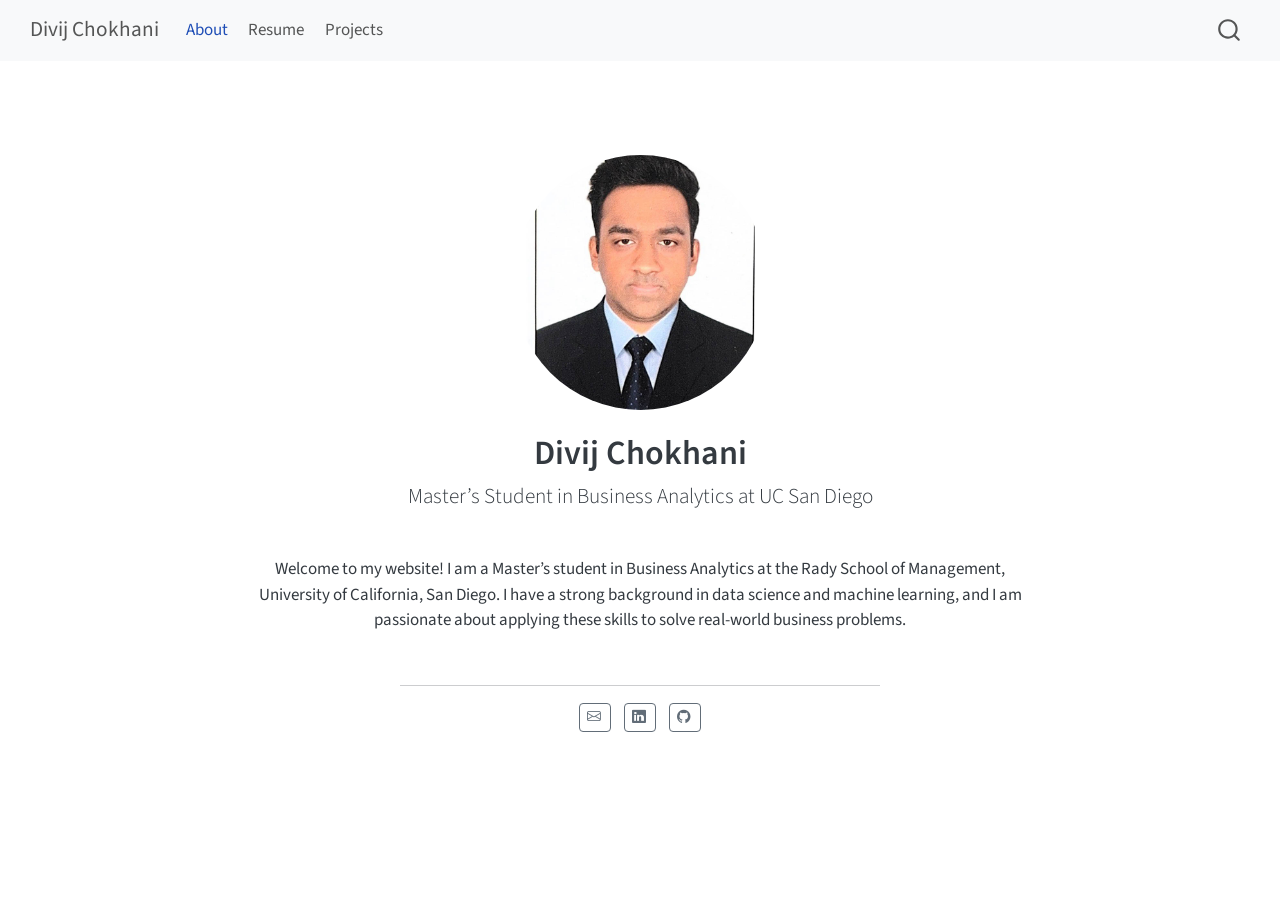
<file: docs/index.html>
<!DOCTYPE html>
<html xmlns="http://www.w3.org/1999/xhtml" lang="en" xml:lang="en"><head>

<meta charset="utf-8">
<meta name="generator" content="quarto-1.9.13">

<meta name="viewport" content="width=device-width, initial-scale=1.0, user-scalable=yes">


<title>Divij Chokhani</title>
<style>
code{white-space: pre-wrap;}
span.smallcaps{font-variant: small-caps;}
div.columns{display: flex; gap: min(4vw, 1.5em);}
div.column{flex: auto; overflow-x: auto;}
div.hanging-indent{margin-left: 1.5em; text-indent: -1.5em;}
ul.task-list{list-style: none;}
ul.task-list li input[type="checkbox"] {
  width: 0.8em;
  margin: 0 0.8em 0.2em -1em; /* quarto-specific, see https://github.com/quarto-dev/quarto-cli/issues/4556 */ 
  vertical-align: middle;
}
</style>


<script src="site_libs/quarto-nav/quarto-nav.js"></script>
<script src="site_libs/quarto-nav/headroom.min.js"></script>
<script src="site_libs/clipboard/clipboard.min.js"></script>
<script src="site_libs/quarto-search/autocomplete.umd.js"></script>
<script src="site_libs/quarto-search/fuse.min.js"></script>
<script src="site_libs/quarto-search/quarto-search.js"></script>
<meta name="quarto:offset" content="./">
<script src="site_libs/quarto-html/quarto.js" type="module"></script>
<script src="site_libs/quarto-html/tabsets/tabsets.js" type="module"></script>
<script src="site_libs/quarto-html/axe/axe-check.js" type="module"></script>
<script src="site_libs/quarto-html/popper.min.js"></script>
<script src="site_libs/quarto-html/tippy.umd.min.js"></script>
<link href="site_libs/quarto-html/tippy.css" rel="stylesheet">
<link href="site_libs/quarto-html/quarto-syntax-highlighting-ac077c1e730dfeb5e42400639d17284e.css" rel="stylesheet" id="quarto-text-highlighting-styles">
<script src="site_libs/bootstrap/bootstrap.min.js"></script>
<link href="site_libs/bootstrap/bootstrap-icons.css" rel="stylesheet">
<link href="site_libs/bootstrap/bootstrap-ea8b8bad95bf4184e3b43d8dd9b2e34a.min.css" rel="stylesheet" append-hash="true" id="quarto-bootstrap" data-mode="light">
<script id="quarto-search-options" type="application/json">{
  "location": "navbar",
  "copy-button": false,
  "collapse-after": 3,
  "panel-placement": "end",
  "type": "overlay",
  "limit": 50,
  "keyboard-shortcut": [
    "f",
    "/",
    "s"
  ],
  "show-item-context": false,
  "language": {
    "search-no-results-text": "No results",
    "search-matching-documents-text": "matching documents",
    "search-copy-link-title": "Copy link to search",
    "search-hide-matches-text": "Hide additional matches",
    "search-more-match-text": "more match in this document",
    "search-more-matches-text": "more matches in this document",
    "search-clear-button-title": "Clear",
    "search-text-placeholder": "",
    "search-detached-cancel-button-title": "Cancel",
    "search-submit-button-title": "Submit",
    "search-label": "Search"
  }
}</script>


<link rel="stylesheet" href="styles.css">
</head>

<body class="nav-fixed fullcontent quarto-light">

<div id="quarto-search-results"></div>
  <header id="quarto-header" class="headroom fixed-top">
    <nav class="navbar navbar-expand-lg " data-bs-theme="dark">
      <div class="navbar-container container-fluid">
      <div class="navbar-brand-container mx-auto">
    <a class="navbar-brand" href="./index.html">
    <span class="navbar-title">Divij Chokhani</span>
    </a>
  </div>
            <div id="quarto-search" class="" title="Search"></div>
          <button class="navbar-toggler" type="button" data-bs-toggle="collapse" data-bs-target="#navbarCollapse" aria-controls="navbarCollapse" role="menu" aria-expanded="false" aria-label="Toggle navigation" onclick="if (window.quartoToggleHeadroom) { window.quartoToggleHeadroom(); }">
  <span class="navbar-toggler-icon"></span>
</button>
          <div class="collapse navbar-collapse" id="navbarCollapse">
            <ul class="navbar-nav navbar-nav-scroll me-auto">
  <li class="nav-item">
    <a class="nav-link active" href="./index.html" aria-current="page"> 
<span class="menu-text">About</span></a>
  </li>  
  <li class="nav-item">
    <a class="nav-link" href="./resume.html"> 
<span class="menu-text">Resume</span></a>
  </li>  
  <li class="nav-item">
    <a class="nav-link" href="./projects.html"> 
<span class="menu-text">Projects</span></a>
  </li>  
</ul>
          </div> <!-- /navcollapse -->
            <div class="quarto-navbar-tools">
</div>
      </div> <!-- /container-fluid -->
    </nav>
</header>
<!-- content -->
<div id="quarto-content" class="quarto-container page-columns page-rows-contents page-layout-article page-navbar">
<!-- sidebar -->
<!-- margin-sidebar -->
    
<!-- main -->
<div class="quarto-about-jolla">
  <img src="files/my_photo.jpg" class="about-image
  round " style="height: 15em; width: 15em;">
 <header id="title-block-header" class="quarto-title-block default">
<div class="quarto-title">
<h1 class="title">Divij Chokhani</h1>
<p class="subtitle lead">Master’s Student in Business Analytics at UC San Diego</p>
</div>
<div class="quarto-title-meta">
  </div>
</header><main class="content" id="quarto-document-content">
<p>Welcome to my website! I am a Master’s student in Business Analytics at the Rady School of Management, University of California, San Diego. I have a strong background in data science and machine learning, and I am passionate about applying these skills to solve real-world business problems.</p>


</main> 
  <hr class="about-sep">
   <div class="about-links">
  <a href="mailto:dchokhani@ucsd.edu" class="about-link" rel="" target="">
    <i class="bi bi-envelope"></i>
     <span class="about-link-text"></span>
  </a>
  <a href="https://www.linkedin.com/in/divijchokhani" class="about-link" rel="" target="">
    <i class="bi bi-linkedin"></i>
     <span class="about-link-text"></span>
  </a>
  <a href="https://github.com/rsm-dchokhani" class="about-link" rel="" target="">
    <i class="bi bi-github"></i>
     <span class="about-link-text"></span>
  </a>
</div>
</div>
 <!-- /main -->
<script id="quarto-html-after-body" type="application/javascript">
  window.document.addEventListener("DOMContentLoaded", function (event) {
    const isCodeAnnotation = (el) => {
      for (const clz of el.classList) {
        if (clz.startsWith('code-annotation-')) {                     
          return true;
        }
      }
      return false;
    }
    const onCopySuccess = function(e) {
      // button target
      const button = e.trigger;
      // don't keep focus
      button.blur();
      // flash "checked"
      button.classList.add('code-copy-button-checked');
      var currentTitle = button.getAttribute("title");
      button.setAttribute("title", "Copied!");
      let tooltip;
      if (window.bootstrap) {
        button.setAttribute("data-bs-toggle", "tooltip");
        button.setAttribute("data-bs-placement", "left");
        button.setAttribute("data-bs-title", "Copied!");
        tooltip = new bootstrap.Tooltip(button, 
          { trigger: "manual", 
            customClass: "code-copy-button-tooltip",
            offset: [0, -8]});
        tooltip.show();    
      }
      setTimeout(function() {
        if (tooltip) {
          tooltip.hide();
          button.removeAttribute("data-bs-title");
          button.removeAttribute("data-bs-toggle");
          button.removeAttribute("data-bs-placement");
        }
        button.setAttribute("title", currentTitle);
        button.classList.remove('code-copy-button-checked');
      }, 1000);
      // clear code selection
      e.clearSelection();
    }
    const getTextToCopy = function(trigger) {
      const outerScaffold = trigger.parentElement.cloneNode(true);
      const codeEl = outerScaffold.querySelector('code');
      for (const childEl of codeEl.children) {
        if (isCodeAnnotation(childEl)) {
          childEl.remove();
        }
      }
      return codeEl.innerText;
    }
    const clipboard = new window.ClipboardJS('.code-copy-button:not([data-in-quarto-modal])', {
      text: getTextToCopy
    });
    clipboard.on('success', onCopySuccess);
    if (window.document.getElementById('quarto-embedded-source-code-modal')) {
      const clipboardModal = new window.ClipboardJS('.code-copy-button[data-in-quarto-modal]', {
        text: getTextToCopy,
        container: window.document.getElementById('quarto-embedded-source-code-modal')
      });
      clipboardModal.on('success', onCopySuccess);
    }
      var localhostRegex = new RegExp(/^(?:http|https):\/\/localhost\:?[0-9]*\//);
      var mailtoRegex = new RegExp(/^mailto:/);
        var filterRegex = new RegExp('/' + window.location.host + '/');
      var isInternal = (href) => {
          return filterRegex.test(href) || localhostRegex.test(href) || mailtoRegex.test(href);
      }
      // Inspect non-navigation links and adorn them if external
     var links = window.document.querySelectorAll('a[href]:not(.nav-link):not(.navbar-brand):not(.toc-action):not(.sidebar-link):not(.sidebar-item-toggle):not(.pagination-link):not(.no-external):not([aria-hidden]):not(.dropdown-item):not(.quarto-navigation-tool):not(.about-link)');
      for (var i=0; i<links.length; i++) {
        const link = links[i];
        if (!isInternal(link.href)) {
          // undo the damage that might have been done by quarto-nav.js in the case of
          // links that we want to consider external
          if (link.dataset.originalHref !== undefined) {
            link.href = link.dataset.originalHref;
          }
        }
      }
    function tippyHover(el, contentFn, onTriggerFn, onUntriggerFn) {
      const config = {
        allowHTML: true,
        maxWidth: 500,
        delay: 100,
        arrow: false,
        appendTo: function(el) {
            return el.parentElement;
        },
        interactive: true,
        interactiveBorder: 10,
        theme: 'quarto',
        placement: 'bottom-start',
      };
      if (contentFn) {
        config.content = contentFn;
      }
      if (onTriggerFn) {
        config.onTrigger = onTriggerFn;
      }
      if (onUntriggerFn) {
        config.onUntrigger = onUntriggerFn;
      }
      window.tippy(el, config); 
    }
    const noterefs = window.document.querySelectorAll('a[role="doc-noteref"]');
    for (var i=0; i<noterefs.length; i++) {
      const ref = noterefs[i];
      tippyHover(ref, function() {
        // use id or data attribute instead here
        let href = ref.getAttribute('data-footnote-href') || ref.getAttribute('href');
        try { href = new URL(href).hash; } catch {}
        const id = href.replace(/^#\/?/, "");
        const note = window.document.getElementById(id);
        if (note) {
          return note.innerHTML;
        } else {
          return "";
        }
      });
    }
    const xrefs = window.document.querySelectorAll('a.quarto-xref');
    const processXRef = (id, note) => {
      // Strip column container classes
      const stripColumnClz = (el) => {
        el.classList.remove("page-full", "page-columns");
        if (el.children) {
          for (const child of el.children) {
            stripColumnClz(child);
          }
        }
      }
      stripColumnClz(note)
      if (id === null || id.startsWith('sec-')) {
        // Special case sections, only their first couple elements
        const container = document.createElement("div");
        if (note.children && note.children.length > 2) {
          container.appendChild(note.children[0].cloneNode(true));
          for (let i = 1; i < note.children.length; i++) {
            const child = note.children[i];
            if (child.tagName === "P" && child.innerText === "") {
              continue;
            } else {
              container.appendChild(child.cloneNode(true));
              break;
            }
          }
          if (window.Quarto?.typesetMath) {
            window.Quarto.typesetMath(container);
          }
          return container.innerHTML
        } else {
          if (window.Quarto?.typesetMath) {
            window.Quarto.typesetMath(note);
          }
          return note.innerHTML;
        }
      } else {
        // Remove any anchor links if they are present
        const anchorLink = note.querySelector('a.anchorjs-link');
        if (anchorLink) {
          anchorLink.remove();
        }
        if (window.Quarto?.typesetMath) {
          window.Quarto.typesetMath(note);
        }
        if (note.classList.contains("callout")) {
          return note.outerHTML;
        } else {
          return note.innerHTML;
        }
      }
    }
    for (var i=0; i<xrefs.length; i++) {
      const xref = xrefs[i];
      tippyHover(xref, undefined, function(instance) {
        instance.disable();
        let url = xref.getAttribute('href');
        let hash = undefined; 
        if (url.startsWith('#')) {
          hash = url;
        } else {
          try { hash = new URL(url).hash; } catch {}
        }
        if (hash) {
          const id = hash.replace(/^#\/?/, "");
          const note = window.document.getElementById(id);
          if (note !== null) {
            try {
              const html = processXRef(id, note.cloneNode(true));
              instance.setContent(html);
            } finally {
              instance.enable();
              instance.show();
            }
          } else {
            // See if we can fetch this
            fetch(url.split('#')[0])
            .then(res => res.text())
            .then(html => {
              const parser = new DOMParser();
              const htmlDoc = parser.parseFromString(html, "text/html");
              const note = htmlDoc.getElementById(id);
              if (note !== null) {
                const html = processXRef(id, note);
                instance.setContent(html);
              } 
            }).finally(() => {
              instance.enable();
              instance.show();
            });
          }
        } else {
          // See if we can fetch a full url (with no hash to target)
          // This is a special case and we should probably do some content thinning / targeting
          fetch(url)
          .then(res => res.text())
          .then(html => {
            const parser = new DOMParser();
            const htmlDoc = parser.parseFromString(html, "text/html");
            const note = htmlDoc.querySelector('main.content');
            if (note !== null) {
              // This should only happen for chapter cross references
              // (since there is no id in the URL)
              // remove the first header
              if (note.children.length > 0 && note.children[0].tagName === "HEADER") {
                note.children[0].remove();
              }
              const html = processXRef(null, note);
              instance.setContent(html);
            } 
          }).finally(() => {
            instance.enable();
            instance.show();
          });
        }
      }, function(instance) {
      });
    }
        let selectedAnnoteEl;
        const selectorForAnnotation = ( cell, annotation) => {
          let cellAttr = 'data-code-cell="' + cell + '"';
          let lineAttr = 'data-code-annotation="' +  annotation + '"';
          const selector = 'span[' + cellAttr + '][' + lineAttr + ']';
          return selector;
        }
        const selectCodeLines = (annoteEl) => {
          const doc = window.document;
          const targetCell = annoteEl.getAttribute("data-target-cell");
          const targetAnnotation = annoteEl.getAttribute("data-target-annotation");
          const annoteSpan = window.document.querySelector(selectorForAnnotation(targetCell, targetAnnotation));
          const lines = annoteSpan.getAttribute("data-code-lines").split(",");
          const lineIds = lines.map((line) => {
            return targetCell + "-" + line;
          })
          let top = null;
          let height = null;
          let parent = null;
          if (lineIds.length > 0) {
              //compute the position of the single el (top and bottom and make a div)
              const el = window.document.getElementById(lineIds[0]);
              top = el.offsetTop;
              height = el.offsetHeight;
              parent = el.parentElement.parentElement;
            if (lineIds.length > 1) {
              const lastEl = window.document.getElementById(lineIds[lineIds.length - 1]);
              const bottom = lastEl.offsetTop + lastEl.offsetHeight;
              height = bottom - top;
            }
            if (top !== null && height !== null && parent !== null) {
              // cook up a div (if necessary) and position it 
              let div = window.document.getElementById("code-annotation-line-highlight");
              if (div === null) {
                div = window.document.createElement("div");
                div.setAttribute("id", "code-annotation-line-highlight");
                div.style.position = 'absolute';
                parent.appendChild(div);
              }
              div.style.top = top - 2 + "px";
              div.style.height = height + 4 + "px";
              div.style.left = 0;
              let gutterDiv = window.document.getElementById("code-annotation-line-highlight-gutter");
              if (gutterDiv === null) {
                gutterDiv = window.document.createElement("div");
                gutterDiv.setAttribute("id", "code-annotation-line-highlight-gutter");
                gutterDiv.style.position = 'absolute';
                const codeCell = window.document.getElementById(targetCell);
                const gutter = codeCell.querySelector('.code-annotation-gutter');
                gutter.appendChild(gutterDiv);
              }
              gutterDiv.style.top = top - 2 + "px";
              gutterDiv.style.height = height + 4 + "px";
            }
            selectedAnnoteEl = annoteEl;
          }
        };
        const unselectCodeLines = () => {
          const elementsIds = ["code-annotation-line-highlight", "code-annotation-line-highlight-gutter"];
          elementsIds.forEach((elId) => {
            const div = window.document.getElementById(elId);
            if (div) {
              div.remove();
            }
          });
          selectedAnnoteEl = undefined;
        };
          // Handle positioning of the toggle
      window.addEventListener(
        "resize",
        throttle(() => {
          elRect = undefined;
          if (selectedAnnoteEl) {
            selectCodeLines(selectedAnnoteEl);
          }
        }, 10)
      );
      function throttle(fn, ms) {
      let throttle = false;
      let timer;
        return (...args) => {
          if(!throttle) { // first call gets through
              fn.apply(this, args);
              throttle = true;
          } else { // all the others get throttled
              if(timer) clearTimeout(timer); // cancel #2
              timer = setTimeout(() => {
                fn.apply(this, args);
                timer = throttle = false;
              }, ms);
          }
        };
      }
        // Attach click handler to the DT
        const annoteDls = window.document.querySelectorAll('dt[data-target-cell]');
        for (const annoteDlNode of annoteDls) {
          annoteDlNode.addEventListener('click', (event) => {
            const clickedEl = event.target;
            if (clickedEl !== selectedAnnoteEl) {
              unselectCodeLines();
              const activeEl = window.document.querySelector('dt[data-target-cell].code-annotation-active');
              if (activeEl) {
                activeEl.classList.remove('code-annotation-active');
              }
              selectCodeLines(clickedEl);
              clickedEl.classList.add('code-annotation-active');
            } else {
              // Unselect the line
              unselectCodeLines();
              clickedEl.classList.remove('code-annotation-active');
            }
          });
        }
    const findCites = (el) => {
      const parentEl = el.parentElement;
      if (parentEl) {
        const cites = parentEl.dataset.cites;
        if (cites) {
          return {
            el,
            cites: cites.split(' ')
          };
        } else {
          return findCites(el.parentElement)
        }
      } else {
        return undefined;
      }
    };
    var bibliorefs = window.document.querySelectorAll('a[role="doc-biblioref"]');
    for (var i=0; i<bibliorefs.length; i++) {
      const ref = bibliorefs[i];
      const citeInfo = findCites(ref);
      if (citeInfo) {
        tippyHover(citeInfo.el, function() {
          var popup = window.document.createElement('div');
          citeInfo.cites.forEach(function(cite) {
            var citeDiv = window.document.createElement('div');
            citeDiv.classList.add('hanging-indent');
            citeDiv.classList.add('csl-entry');
            var biblioDiv = window.document.getElementById('ref-' + cite);
            if (biblioDiv) {
              citeDiv.innerHTML = biblioDiv.innerHTML;
            }
            popup.appendChild(citeDiv);
          });
          return popup.innerHTML;
        });
      }
    }
  });
  </script>
</div> <!-- /content -->




</body></html>
</file>
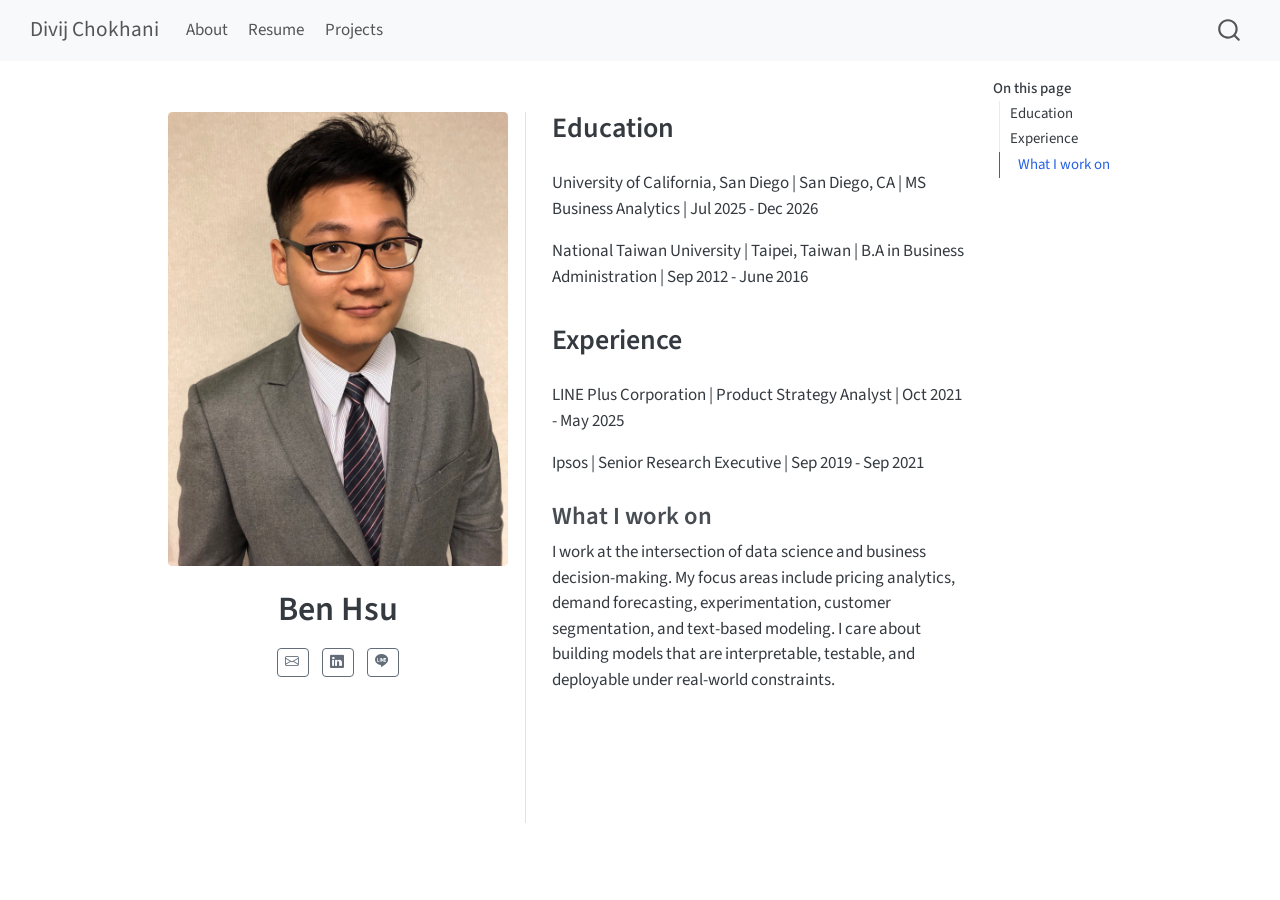
<file: docs/quarto_website/index.html>
<!DOCTYPE html>
<html xmlns="http://www.w3.org/1999/xhtml" lang="en" xml:lang="en"><head>

<meta charset="utf-8">
<meta name="generator" content="quarto-1.9.13">

<meta name="viewport" content="width=device-width, initial-scale=1.0, user-scalable=yes">


<title>Ben Hsu – Divij Chokhani</title>
<style>
code{white-space: pre-wrap;}
span.smallcaps{font-variant: small-caps;}
div.columns{display: flex; gap: min(4vw, 1.5em);}
div.column{flex: auto; overflow-x: auto;}
div.hanging-indent{margin-left: 1.5em; text-indent: -1.5em;}
ul.task-list{list-style: none;}
ul.task-list li input[type="checkbox"] {
  width: 0.8em;
  margin: 0 0.8em 0.2em -1em; /* quarto-specific, see https://github.com/quarto-dev/quarto-cli/issues/4556 */ 
  vertical-align: middle;
}
</style>


<script src="../site_libs/quarto-nav/quarto-nav.js"></script>
<script src="../site_libs/quarto-nav/headroom.min.js"></script>
<script src="../site_libs/clipboard/clipboard.min.js"></script>
<script src="../site_libs/quarto-search/autocomplete.umd.js"></script>
<script src="../site_libs/quarto-search/fuse.min.js"></script>
<script src="../site_libs/quarto-search/quarto-search.js"></script>
<meta name="quarto:offset" content="../">
<script src="../site_libs/quarto-html/quarto.js" type="module"></script>
<script src="../site_libs/quarto-html/tabsets/tabsets.js" type="module"></script>
<script src="../site_libs/quarto-html/axe/axe-check.js" type="module"></script>
<script src="../site_libs/quarto-html/popper.min.js"></script>
<script src="../site_libs/quarto-html/tippy.umd.min.js"></script>
<link href="../site_libs/quarto-html/tippy.css" rel="stylesheet">
<link href="../site_libs/quarto-html/quarto-syntax-highlighting-ac077c1e730dfeb5e42400639d17284e.css" rel="stylesheet" id="quarto-text-highlighting-styles">
<script src="../site_libs/bootstrap/bootstrap.min.js"></script>
<link href="../site_libs/bootstrap/bootstrap-icons.css" rel="stylesheet">
<link href="../site_libs/bootstrap/bootstrap-ea8b8bad95bf4184e3b43d8dd9b2e34a.min.css" rel="stylesheet" append-hash="true" id="quarto-bootstrap" data-mode="light">
<script id="quarto-search-options" type="application/json">{
  "location": "navbar",
  "copy-button": false,
  "collapse-after": 3,
  "panel-placement": "end",
  "type": "overlay",
  "limit": 50,
  "keyboard-shortcut": [
    "f",
    "/",
    "s"
  ],
  "show-item-context": false,
  "language": {
    "search-no-results-text": "No results",
    "search-matching-documents-text": "matching documents",
    "search-copy-link-title": "Copy link to search",
    "search-hide-matches-text": "Hide additional matches",
    "search-more-match-text": "more match in this document",
    "search-more-matches-text": "more matches in this document",
    "search-clear-button-title": "Clear",
    "search-text-placeholder": "",
    "search-detached-cancel-button-title": "Cancel",
    "search-submit-button-title": "Submit",
    "search-label": "Search"
  }
}</script>


<link rel="stylesheet" href="../styles.css">
</head>

<body class="nav-fixed quarto-light">

<div id="quarto-search-results"></div>
  <header id="quarto-header" class="headroom fixed-top">
    <nav class="navbar navbar-expand-lg " data-bs-theme="dark">
      <div class="navbar-container container-fluid">
      <div class="navbar-brand-container mx-auto">
    <a class="navbar-brand" href="../index.html">
    <span class="navbar-title">Divij Chokhani</span>
    </a>
  </div>
            <div id="quarto-search" class="" title="Search"></div>
          <button class="navbar-toggler" type="button" data-bs-toggle="collapse" data-bs-target="#navbarCollapse" aria-controls="navbarCollapse" role="menu" aria-expanded="false" aria-label="Toggle navigation" onclick="if (window.quartoToggleHeadroom) { window.quartoToggleHeadroom(); }">
  <span class="navbar-toggler-icon"></span>
</button>
          <div class="collapse navbar-collapse" id="navbarCollapse">
            <ul class="navbar-nav navbar-nav-scroll me-auto">
  <li class="nav-item">
    <a class="nav-link" href="../index.html"> 
<span class="menu-text">About</span></a>
  </li>  
  <li class="nav-item">
    <a class="nav-link" href="../resume.html"> 
<span class="menu-text">Resume</span></a>
  </li>  
  <li class="nav-item">
    <a class="nav-link" href="../projects.html"> 
<span class="menu-text">Projects</span></a>
  </li>  
</ul>
          </div> <!-- /navcollapse -->
            <div class="quarto-navbar-tools">
</div>
      </div> <!-- /container-fluid -->
    </nav>
</header>
<!-- content -->
<div id="quarto-content" class="quarto-container page-columns page-rows-contents page-layout-article page-navbar">
<!-- sidebar -->
<!-- margin-sidebar -->
    <div id="quarto-margin-sidebar" class="sidebar margin-sidebar">
        <nav id="TOC" role="doc-toc" class="toc-active">
    <h2 id="toc-title">On this page</h2>
  <ul>
  <li><a href="#education" id="toc-education" class="nav-link active" data-scroll-target="#education">Education</a></li>
  <li><a href="#experience" id="toc-experience" class="nav-link" data-scroll-target="#experience">Experience</a>
  <ul class="collapse">
  <li><a href="#what-i-work-on" id="toc-what-i-work-on" class="nav-link" data-scroll-target="#what-i-work-on">What I work on</a></li>
  </ul></li>
  </ul>
</nav>
    </div>
<!-- main -->
<div class="quarto-about-trestles">
  <div class="about-entity">
    <img src="files/IMG_3749.JPG" class="about-image
  rounded " style="width: 20em;">
<header id="title-block-header" class="quarto-title-block default">
<div class="quarto-title">
<h1 class="title">Ben Hsu</h1>
</div>
<div class="quarto-title-meta">
  </div>
</header>
    <div class="about-links">
  <a href="mailto:b5hsu@ucsd.edu" class="about-link" rel="" target="">
    <i class="bi bi-envelope"></i>
     <span class="about-link-text"></span>
  </a>
  <a href="https://www.linkedin.com/in/benresearcher/" class="about-link" rel="" target="">
    <i class="bi bi-linkedin"></i>
     <span class="about-link-text"></span>
  </a>
  <a href="https://www.linkedin.com/in/benresearcher/" class="about-link" rel="" target="">
    <i class="bi bi-line"></i>
     <span class="about-link-text"></span>
  </a>
</div>
  </div>
  <div class="about-contents"><main class="content" id="quarto-document-content">

<section id="education" class="level2">
<h2 data-anchor-id="education">Education</h2>
<p>University of California, San Diego | San Diego, CA | MS Business Analytics | Jul 2025 - Dec 2026</p>
<p>National Taiwan University | Taipei, Taiwan | B.A in Business Administration | Sep 2012 - June 2016</p>
</section>
<section id="experience" class="level2">
<h2 data-anchor-id="experience">Experience</h2>
<p>LINE Plus Corporation | Product Strategy Analyst | Oct 2021 - May 2025</p>
<p>Ipsos | Senior Research Executive | Sep 2019 - Sep 2021</p>
<section id="what-i-work-on" class="level3">
<h3 data-anchor-id="what-i-work-on">What I work on</h3>
<p>I work at the intersection of data science and business decision-making. My focus areas include pricing analytics, demand forecasting, experimentation, customer segmentation, and text-based modeling. I care about building models that are interpretable, testable, and deployable under real-world constraints.</p>


</section>
</section>
</main></div>
</div>
 <!-- /main -->
<script id="quarto-html-after-body" type="application/javascript">
  window.document.addEventListener("DOMContentLoaded", function (event) {
    const isCodeAnnotation = (el) => {
      for (const clz of el.classList) {
        if (clz.startsWith('code-annotation-')) {                     
          return true;
        }
      }
      return false;
    }
    const onCopySuccess = function(e) {
      // button target
      const button = e.trigger;
      // don't keep focus
      button.blur();
      // flash "checked"
      button.classList.add('code-copy-button-checked');
      var currentTitle = button.getAttribute("title");
      button.setAttribute("title", "Copied!");
      let tooltip;
      if (window.bootstrap) {
        button.setAttribute("data-bs-toggle", "tooltip");
        button.setAttribute("data-bs-placement", "left");
        button.setAttribute("data-bs-title", "Copied!");
        tooltip = new bootstrap.Tooltip(button, 
          { trigger: "manual", 
            customClass: "code-copy-button-tooltip",
            offset: [0, -8]});
        tooltip.show();    
      }
      setTimeout(function() {
        if (tooltip) {
          tooltip.hide();
          button.removeAttribute("data-bs-title");
          button.removeAttribute("data-bs-toggle");
          button.removeAttribute("data-bs-placement");
        }
        button.setAttribute("title", currentTitle);
        button.classList.remove('code-copy-button-checked');
      }, 1000);
      // clear code selection
      e.clearSelection();
    }
    const getTextToCopy = function(trigger) {
      const outerScaffold = trigger.parentElement.cloneNode(true);
      const codeEl = outerScaffold.querySelector('code');
      for (const childEl of codeEl.children) {
        if (isCodeAnnotation(childEl)) {
          childEl.remove();
        }
      }
      return codeEl.innerText;
    }
    const clipboard = new window.ClipboardJS('.code-copy-button:not([data-in-quarto-modal])', {
      text: getTextToCopy
    });
    clipboard.on('success', onCopySuccess);
    if (window.document.getElementById('quarto-embedded-source-code-modal')) {
      const clipboardModal = new window.ClipboardJS('.code-copy-button[data-in-quarto-modal]', {
        text: getTextToCopy,
        container: window.document.getElementById('quarto-embedded-source-code-modal')
      });
      clipboardModal.on('success', onCopySuccess);
    }
      var localhostRegex = new RegExp(/^(?:http|https):\/\/localhost\:?[0-9]*\//);
      var mailtoRegex = new RegExp(/^mailto:/);
        var filterRegex = new RegExp('/' + window.location.host + '/');
      var isInternal = (href) => {
          return filterRegex.test(href) || localhostRegex.test(href) || mailtoRegex.test(href);
      }
      // Inspect non-navigation links and adorn them if external
     var links = window.document.querySelectorAll('a[href]:not(.nav-link):not(.navbar-brand):not(.toc-action):not(.sidebar-link):not(.sidebar-item-toggle):not(.pagination-link):not(.no-external):not([aria-hidden]):not(.dropdown-item):not(.quarto-navigation-tool):not(.about-link)');
      for (var i=0; i<links.length; i++) {
        const link = links[i];
        if (!isInternal(link.href)) {
          // undo the damage that might have been done by quarto-nav.js in the case of
          // links that we want to consider external
          if (link.dataset.originalHref !== undefined) {
            link.href = link.dataset.originalHref;
          }
        }
      }
    function tippyHover(el, contentFn, onTriggerFn, onUntriggerFn) {
      const config = {
        allowHTML: true,
        maxWidth: 500,
        delay: 100,
        arrow: false,
        appendTo: function(el) {
            return el.parentElement;
        },
        interactive: true,
        interactiveBorder: 10,
        theme: 'quarto',
        placement: 'bottom-start',
      };
      if (contentFn) {
        config.content = contentFn;
      }
      if (onTriggerFn) {
        config.onTrigger = onTriggerFn;
      }
      if (onUntriggerFn) {
        config.onUntrigger = onUntriggerFn;
      }
      window.tippy(el, config); 
    }
    const noterefs = window.document.querySelectorAll('a[role="doc-noteref"]');
    for (var i=0; i<noterefs.length; i++) {
      const ref = noterefs[i];
      tippyHover(ref, function() {
        // use id or data attribute instead here
        let href = ref.getAttribute('data-footnote-href') || ref.getAttribute('href');
        try { href = new URL(href).hash; } catch {}
        const id = href.replace(/^#\/?/, "");
        const note = window.document.getElementById(id);
        if (note) {
          return note.innerHTML;
        } else {
          return "";
        }
      });
    }
    const xrefs = window.document.querySelectorAll('a.quarto-xref');
    const processXRef = (id, note) => {
      // Strip column container classes
      const stripColumnClz = (el) => {
        el.classList.remove("page-full", "page-columns");
        if (el.children) {
          for (const child of el.children) {
            stripColumnClz(child);
          }
        }
      }
      stripColumnClz(note)
      if (id === null || id.startsWith('sec-')) {
        // Special case sections, only their first couple elements
        const container = document.createElement("div");
        if (note.children && note.children.length > 2) {
          container.appendChild(note.children[0].cloneNode(true));
          for (let i = 1; i < note.children.length; i++) {
            const child = note.children[i];
            if (child.tagName === "P" && child.innerText === "") {
              continue;
            } else {
              container.appendChild(child.cloneNode(true));
              break;
            }
          }
          if (window.Quarto?.typesetMath) {
            window.Quarto.typesetMath(container);
          }
          return container.innerHTML
        } else {
          if (window.Quarto?.typesetMath) {
            window.Quarto.typesetMath(note);
          }
          return note.innerHTML;
        }
      } else {
        // Remove any anchor links if they are present
        const anchorLink = note.querySelector('a.anchorjs-link');
        if (anchorLink) {
          anchorLink.remove();
        }
        if (window.Quarto?.typesetMath) {
          window.Quarto.typesetMath(note);
        }
        if (note.classList.contains("callout")) {
          return note.outerHTML;
        } else {
          return note.innerHTML;
        }
      }
    }
    for (var i=0; i<xrefs.length; i++) {
      const xref = xrefs[i];
      tippyHover(xref, undefined, function(instance) {
        instance.disable();
        let url = xref.getAttribute('href');
        let hash = undefined; 
        if (url.startsWith('#')) {
          hash = url;
        } else {
          try { hash = new URL(url).hash; } catch {}
        }
        if (hash) {
          const id = hash.replace(/^#\/?/, "");
          const note = window.document.getElementById(id);
          if (note !== null) {
            try {
              const html = processXRef(id, note.cloneNode(true));
              instance.setContent(html);
            } finally {
              instance.enable();
              instance.show();
            }
          } else {
            // See if we can fetch this
            fetch(url.split('#')[0])
            .then(res => res.text())
            .then(html => {
              const parser = new DOMParser();
              const htmlDoc = parser.parseFromString(html, "text/html");
              const note = htmlDoc.getElementById(id);
              if (note !== null) {
                const html = processXRef(id, note);
                instance.setContent(html);
              } 
            }).finally(() => {
              instance.enable();
              instance.show();
            });
          }
        } else {
          // See if we can fetch a full url (with no hash to target)
          // This is a special case and we should probably do some content thinning / targeting
          fetch(url)
          .then(res => res.text())
          .then(html => {
            const parser = new DOMParser();
            const htmlDoc = parser.parseFromString(html, "text/html");
            const note = htmlDoc.querySelector('main.content');
            if (note !== null) {
              // This should only happen for chapter cross references
              // (since there is no id in the URL)
              // remove the first header
              if (note.children.length > 0 && note.children[0].tagName === "HEADER") {
                note.children[0].remove();
              }
              const html = processXRef(null, note);
              instance.setContent(html);
            } 
          }).finally(() => {
            instance.enable();
            instance.show();
          });
        }
      }, function(instance) {
      });
    }
        let selectedAnnoteEl;
        const selectorForAnnotation = ( cell, annotation) => {
          let cellAttr = 'data-code-cell="' + cell + '"';
          let lineAttr = 'data-code-annotation="' +  annotation + '"';
          const selector = 'span[' + cellAttr + '][' + lineAttr + ']';
          return selector;
        }
        const selectCodeLines = (annoteEl) => {
          const doc = window.document;
          const targetCell = annoteEl.getAttribute("data-target-cell");
          const targetAnnotation = annoteEl.getAttribute("data-target-annotation");
          const annoteSpan = window.document.querySelector(selectorForAnnotation(targetCell, targetAnnotation));
          const lines = annoteSpan.getAttribute("data-code-lines").split(",");
          const lineIds = lines.map((line) => {
            return targetCell + "-" + line;
          })
          let top = null;
          let height = null;
          let parent = null;
          if (lineIds.length > 0) {
              //compute the position of the single el (top and bottom and make a div)
              const el = window.document.getElementById(lineIds[0]);
              top = el.offsetTop;
              height = el.offsetHeight;
              parent = el.parentElement.parentElement;
            if (lineIds.length > 1) {
              const lastEl = window.document.getElementById(lineIds[lineIds.length - 1]);
              const bottom = lastEl.offsetTop + lastEl.offsetHeight;
              height = bottom - top;
            }
            if (top !== null && height !== null && parent !== null) {
              // cook up a div (if necessary) and position it 
              let div = window.document.getElementById("code-annotation-line-highlight");
              if (div === null) {
                div = window.document.createElement("div");
                div.setAttribute("id", "code-annotation-line-highlight");
                div.style.position = 'absolute';
                parent.appendChild(div);
              }
              div.style.top = top - 2 + "px";
              div.style.height = height + 4 + "px";
              div.style.left = 0;
              let gutterDiv = window.document.getElementById("code-annotation-line-highlight-gutter");
              if (gutterDiv === null) {
                gutterDiv = window.document.createElement("div");
                gutterDiv.setAttribute("id", "code-annotation-line-highlight-gutter");
                gutterDiv.style.position = 'absolute';
                const codeCell = window.document.getElementById(targetCell);
                const gutter = codeCell.querySelector('.code-annotation-gutter');
                gutter.appendChild(gutterDiv);
              }
              gutterDiv.style.top = top - 2 + "px";
              gutterDiv.style.height = height + 4 + "px";
            }
            selectedAnnoteEl = annoteEl;
          }
        };
        const unselectCodeLines = () => {
          const elementsIds = ["code-annotation-line-highlight", "code-annotation-line-highlight-gutter"];
          elementsIds.forEach((elId) => {
            const div = window.document.getElementById(elId);
            if (div) {
              div.remove();
            }
          });
          selectedAnnoteEl = undefined;
        };
          // Handle positioning of the toggle
      window.addEventListener(
        "resize",
        throttle(() => {
          elRect = undefined;
          if (selectedAnnoteEl) {
            selectCodeLines(selectedAnnoteEl);
          }
        }, 10)
      );
      function throttle(fn, ms) {
      let throttle = false;
      let timer;
        return (...args) => {
          if(!throttle) { // first call gets through
              fn.apply(this, args);
              throttle = true;
          } else { // all the others get throttled
              if(timer) clearTimeout(timer); // cancel #2
              timer = setTimeout(() => {
                fn.apply(this, args);
                timer = throttle = false;
              }, ms);
          }
        };
      }
        // Attach click handler to the DT
        const annoteDls = window.document.querySelectorAll('dt[data-target-cell]');
        for (const annoteDlNode of annoteDls) {
          annoteDlNode.addEventListener('click', (event) => {
            const clickedEl = event.target;
            if (clickedEl !== selectedAnnoteEl) {
              unselectCodeLines();
              const activeEl = window.document.querySelector('dt[data-target-cell].code-annotation-active');
              if (activeEl) {
                activeEl.classList.remove('code-annotation-active');
              }
              selectCodeLines(clickedEl);
              clickedEl.classList.add('code-annotation-active');
            } else {
              // Unselect the line
              unselectCodeLines();
              clickedEl.classList.remove('code-annotation-active');
            }
          });
        }
    const findCites = (el) => {
      const parentEl = el.parentElement;
      if (parentEl) {
        const cites = parentEl.dataset.cites;
        if (cites) {
          return {
            el,
            cites: cites.split(' ')
          };
        } else {
          return findCites(el.parentElement)
        }
      } else {
        return undefined;
      }
    };
    var bibliorefs = window.document.querySelectorAll('a[role="doc-biblioref"]');
    for (var i=0; i<bibliorefs.length; i++) {
      const ref = bibliorefs[i];
      const citeInfo = findCites(ref);
      if (citeInfo) {
        tippyHover(citeInfo.el, function() {
          var popup = window.document.createElement('div');
          citeInfo.cites.forEach(function(cite) {
            var citeDiv = window.document.createElement('div');
            citeDiv.classList.add('hanging-indent');
            citeDiv.classList.add('csl-entry');
            var biblioDiv = window.document.getElementById('ref-' + cite);
            if (biblioDiv) {
              citeDiv.innerHTML = biblioDiv.innerHTML;
            }
            popup.appendChild(citeDiv);
          });
          return popup.innerHTML;
        });
      }
    }
  });
  </script>
</div> <!-- /content -->




</body></html>
</file>
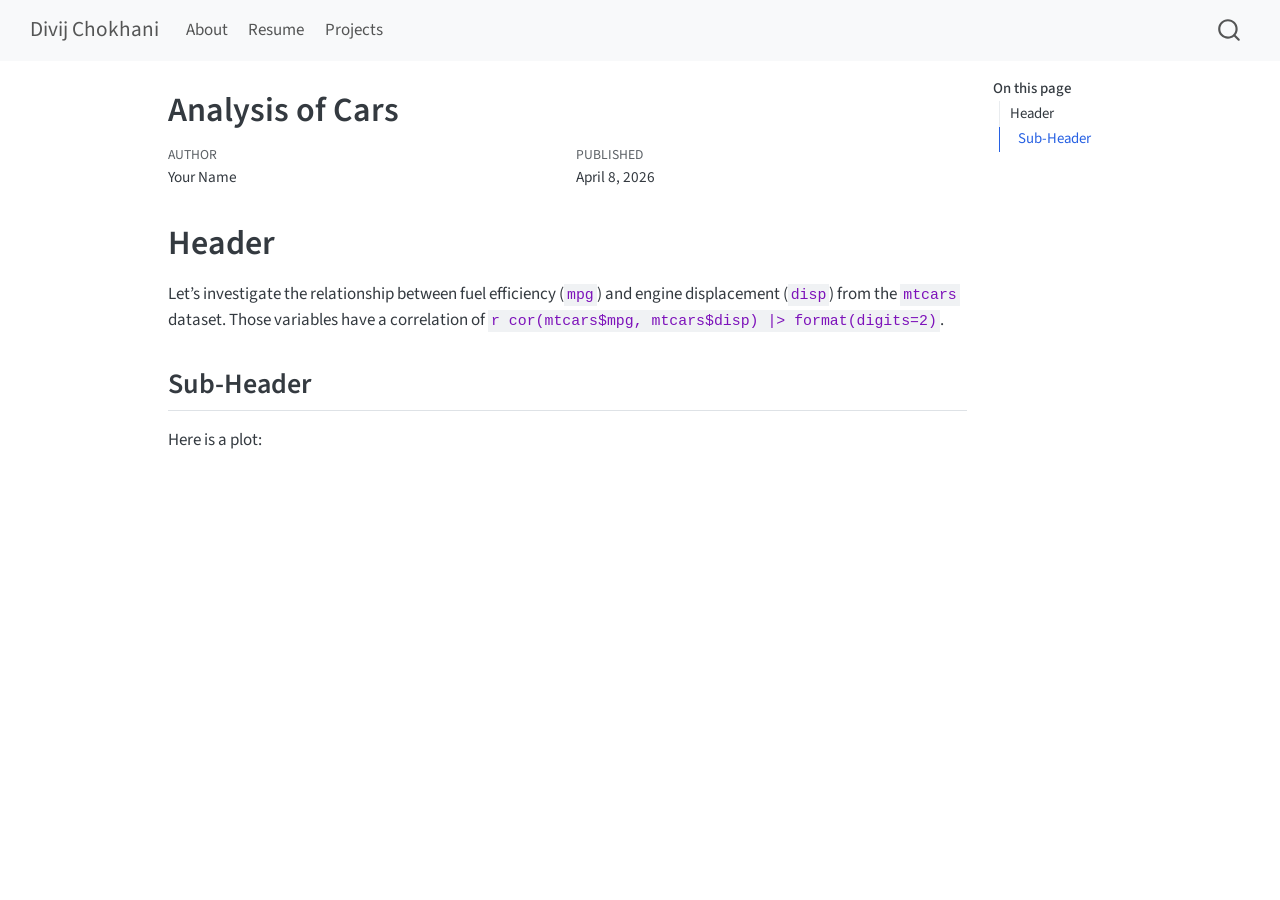
<file: docs/projects/project1/index.html>
<!DOCTYPE html>
<html xmlns="http://www.w3.org/1999/xhtml" lang="en" xml:lang="en"><head>

<meta charset="utf-8">
<meta name="generator" content="quarto-1.9.13">

<meta name="viewport" content="width=device-width, initial-scale=1.0, user-scalable=yes">

<meta name="author" content="Your Name">
<meta name="dcterms.date" content="2026-04-08">

<title>Analysis of Cars – Divij Chokhani</title>
<style>
code{white-space: pre-wrap;}
span.smallcaps{font-variant: small-caps;}
div.columns{display: flex; gap: min(4vw, 1.5em);}
div.column{flex: auto; overflow-x: auto;}
div.hanging-indent{margin-left: 1.5em; text-indent: -1.5em;}
ul.task-list{list-style: none;}
ul.task-list li input[type="checkbox"] {
  width: 0.8em;
  margin: 0 0.8em 0.2em -1em; /* quarto-specific, see https://github.com/quarto-dev/quarto-cli/issues/4556 */ 
  vertical-align: middle;
}
</style>


<script src="../../site_libs/quarto-nav/quarto-nav.js"></script>
<script src="../../site_libs/quarto-nav/headroom.min.js"></script>
<script src="../../site_libs/clipboard/clipboard.min.js"></script>
<script src="../../site_libs/quarto-search/autocomplete.umd.js"></script>
<script src="../../site_libs/quarto-search/fuse.min.js"></script>
<script src="../../site_libs/quarto-search/quarto-search.js"></script>
<meta name="quarto:offset" content="../../">
<script src="../../site_libs/quarto-html/quarto.js" type="module"></script>
<script src="../../site_libs/quarto-html/tabsets/tabsets.js" type="module"></script>
<script src="../../site_libs/quarto-html/axe/axe-check.js" type="module"></script>
<script src="../../site_libs/quarto-html/popper.min.js"></script>
<script src="../../site_libs/quarto-html/tippy.umd.min.js"></script>
<script src="../../site_libs/quarto-html/anchor.min.js"></script>
<link href="../../site_libs/quarto-html/tippy.css" rel="stylesheet">
<link href="../../site_libs/quarto-html/quarto-syntax-highlighting-ac077c1e730dfeb5e42400639d17284e.css" rel="stylesheet" id="quarto-text-highlighting-styles">
<script src="../../site_libs/bootstrap/bootstrap.min.js"></script>
<link href="../../site_libs/bootstrap/bootstrap-icons.css" rel="stylesheet">
<link href="../../site_libs/bootstrap/bootstrap-ea8b8bad95bf4184e3b43d8dd9b2e34a.min.css" rel="stylesheet" append-hash="true" id="quarto-bootstrap" data-mode="light">
<script id="quarto-search-options" type="application/json">{
  "location": "navbar",
  "copy-button": false,
  "collapse-after": 3,
  "panel-placement": "end",
  "type": "overlay",
  "limit": 50,
  "keyboard-shortcut": [
    "f",
    "/",
    "s"
  ],
  "show-item-context": false,
  "language": {
    "search-no-results-text": "No results",
    "search-matching-documents-text": "matching documents",
    "search-copy-link-title": "Copy link to search",
    "search-hide-matches-text": "Hide additional matches",
    "search-more-match-text": "more match in this document",
    "search-more-matches-text": "more matches in this document",
    "search-clear-button-title": "Clear",
    "search-text-placeholder": "",
    "search-detached-cancel-button-title": "Cancel",
    "search-submit-button-title": "Submit",
    "search-label": "Search"
  }
}</script>


<link rel="stylesheet" href="../../styles.css">
</head>

<body class="nav-fixed quarto-light">

<div id="quarto-search-results"></div>
  <header id="quarto-header" class="headroom fixed-top">
    <nav class="navbar navbar-expand-lg " data-bs-theme="dark">
      <div class="navbar-container container-fluid">
      <div class="navbar-brand-container mx-auto">
    <a class="navbar-brand" href="../../index.html">
    <span class="navbar-title">Divij Chokhani</span>
    </a>
  </div>
            <div id="quarto-search" class="" title="Search"></div>
          <button class="navbar-toggler" type="button" data-bs-toggle="collapse" data-bs-target="#navbarCollapse" aria-controls="navbarCollapse" role="menu" aria-expanded="false" aria-label="Toggle navigation" onclick="if (window.quartoToggleHeadroom) { window.quartoToggleHeadroom(); }">
  <span class="navbar-toggler-icon"></span>
</button>
          <div class="collapse navbar-collapse" id="navbarCollapse">
            <ul class="navbar-nav navbar-nav-scroll me-auto">
  <li class="nav-item">
    <a class="nav-link" href="../../index.html"> 
<span class="menu-text">About</span></a>
  </li>  
  <li class="nav-item">
    <a class="nav-link" href="../../resume.html"> 
<span class="menu-text">Resume</span></a>
  </li>  
  <li class="nav-item">
    <a class="nav-link" href="../../projects.html"> 
<span class="menu-text">Projects</span></a>
  </li>  
</ul>
          </div> <!-- /navcollapse -->
            <div class="quarto-navbar-tools">
</div>
      </div> <!-- /container-fluid -->
    </nav>
</header>
<!-- content -->
<div id="quarto-content" class="quarto-container page-columns page-rows-contents page-layout-article page-navbar">
<!-- sidebar -->
<!-- margin-sidebar -->
    <div id="quarto-margin-sidebar" class="sidebar margin-sidebar">
        <nav id="TOC" role="doc-toc" class="toc-active">
    <h2 id="toc-title">On this page</h2>
   
  <ul>
  <li><a href="#header" id="toc-header" class="nav-link active" data-scroll-target="#header">Header</a>
  <ul class="collapse">
  <li><a href="#sub-header" id="toc-sub-header" class="nav-link" data-scroll-target="#sub-header">Sub-Header</a></li>
  </ul></li>
  </ul>
</nav>
    </div>
<!-- main -->
<main class="content" id="quarto-document-content">

<header id="title-block-header" class="quarto-title-block default">
<div class="quarto-title">
<h1 class="title">Analysis of Cars</h1>
</div>



<div class="quarto-title-meta">

    <div>
    <div class="quarto-title-meta-heading">Author</div>
    <div class="quarto-title-meta-contents">
             <p>Your Name </p>
          </div>
  </div>
    
    <div>
    <div class="quarto-title-meta-heading">Published</div>
    <div class="quarto-title-meta-contents">
      <p class="date">April 8, 2026</p>
    </div>
  </div>
  
    
  </div>
  


</header>


<section id="header" class="level1">
<h1>Header</h1>
<p>Let’s investigate the relationship between fuel efficiency (<code>mpg</code>) and engine displacement (<code>disp</code>) from the <code>mtcars</code> dataset. Those variables have a correlation of <code>r cor(mtcars$mpg, mtcars$disp) |&gt; format(digits=2)</code>.</p>
<section id="sub-header" class="level2">
<h2 class="anchored" data-anchor-id="sub-header">Sub-Header</h2>
<p>Here is a plot:</p>


</section>
</section>

</main> <!-- /main -->
<script id="quarto-html-after-body" type="application/javascript">
  window.document.addEventListener("DOMContentLoaded", function (event) {
    const icon = "";
    const anchorJS = new window.AnchorJS();
    anchorJS.options = {
      placement: 'right',
      icon: icon
    };
    anchorJS.add('.anchored');
    const isCodeAnnotation = (el) => {
      for (const clz of el.classList) {
        if (clz.startsWith('code-annotation-')) {                     
          return true;
        }
      }
      return false;
    }
    const onCopySuccess = function(e) {
      // button target
      const button = e.trigger;
      // don't keep focus
      button.blur();
      // flash "checked"
      button.classList.add('code-copy-button-checked');
      var currentTitle = button.getAttribute("title");
      button.setAttribute("title", "Copied!");
      let tooltip;
      if (window.bootstrap) {
        button.setAttribute("data-bs-toggle", "tooltip");
        button.setAttribute("data-bs-placement", "left");
        button.setAttribute("data-bs-title", "Copied!");
        tooltip = new bootstrap.Tooltip(button, 
          { trigger: "manual", 
            customClass: "code-copy-button-tooltip",
            offset: [0, -8]});
        tooltip.show();    
      }
      setTimeout(function() {
        if (tooltip) {
          tooltip.hide();
          button.removeAttribute("data-bs-title");
          button.removeAttribute("data-bs-toggle");
          button.removeAttribute("data-bs-placement");
        }
        button.setAttribute("title", currentTitle);
        button.classList.remove('code-copy-button-checked');
      }, 1000);
      // clear code selection
      e.clearSelection();
    }
    const getTextToCopy = function(trigger) {
      const outerScaffold = trigger.parentElement.cloneNode(true);
      const codeEl = outerScaffold.querySelector('code');
      for (const childEl of codeEl.children) {
        if (isCodeAnnotation(childEl)) {
          childEl.remove();
        }
      }
      return codeEl.innerText;
    }
    const clipboard = new window.ClipboardJS('.code-copy-button:not([data-in-quarto-modal])', {
      text: getTextToCopy
    });
    clipboard.on('success', onCopySuccess);
    if (window.document.getElementById('quarto-embedded-source-code-modal')) {
      const clipboardModal = new window.ClipboardJS('.code-copy-button[data-in-quarto-modal]', {
        text: getTextToCopy,
        container: window.document.getElementById('quarto-embedded-source-code-modal')
      });
      clipboardModal.on('success', onCopySuccess);
    }
      var localhostRegex = new RegExp(/^(?:http|https):\/\/localhost\:?[0-9]*\//);
      var mailtoRegex = new RegExp(/^mailto:/);
        var filterRegex = new RegExp('/' + window.location.host + '/');
      var isInternal = (href) => {
          return filterRegex.test(href) || localhostRegex.test(href) || mailtoRegex.test(href);
      }
      // Inspect non-navigation links and adorn them if external
     var links = window.document.querySelectorAll('a[href]:not(.nav-link):not(.navbar-brand):not(.toc-action):not(.sidebar-link):not(.sidebar-item-toggle):not(.pagination-link):not(.no-external):not([aria-hidden]):not(.dropdown-item):not(.quarto-navigation-tool):not(.about-link)');
      for (var i=0; i<links.length; i++) {
        const link = links[i];
        if (!isInternal(link.href)) {
          // undo the damage that might have been done by quarto-nav.js in the case of
          // links that we want to consider external
          if (link.dataset.originalHref !== undefined) {
            link.href = link.dataset.originalHref;
          }
        }
      }
    function tippyHover(el, contentFn, onTriggerFn, onUntriggerFn) {
      const config = {
        allowHTML: true,
        maxWidth: 500,
        delay: 100,
        arrow: false,
        appendTo: function(el) {
            return el.parentElement;
        },
        interactive: true,
        interactiveBorder: 10,
        theme: 'quarto',
        placement: 'bottom-start',
      };
      if (contentFn) {
        config.content = contentFn;
      }
      if (onTriggerFn) {
        config.onTrigger = onTriggerFn;
      }
      if (onUntriggerFn) {
        config.onUntrigger = onUntriggerFn;
      }
      window.tippy(el, config); 
    }
    const noterefs = window.document.querySelectorAll('a[role="doc-noteref"]');
    for (var i=0; i<noterefs.length; i++) {
      const ref = noterefs[i];
      tippyHover(ref, function() {
        // use id or data attribute instead here
        let href = ref.getAttribute('data-footnote-href') || ref.getAttribute('href');
        try { href = new URL(href).hash; } catch {}
        const id = href.replace(/^#\/?/, "");
        const note = window.document.getElementById(id);
        if (note) {
          return note.innerHTML;
        } else {
          return "";
        }
      });
    }
    const xrefs = window.document.querySelectorAll('a.quarto-xref');
    const processXRef = (id, note) => {
      // Strip column container classes
      const stripColumnClz = (el) => {
        el.classList.remove("page-full", "page-columns");
        if (el.children) {
          for (const child of el.children) {
            stripColumnClz(child);
          }
        }
      }
      stripColumnClz(note)
      if (id === null || id.startsWith('sec-')) {
        // Special case sections, only their first couple elements
        const container = document.createElement("div");
        if (note.children && note.children.length > 2) {
          container.appendChild(note.children[0].cloneNode(true));
          for (let i = 1; i < note.children.length; i++) {
            const child = note.children[i];
            if (child.tagName === "P" && child.innerText === "") {
              continue;
            } else {
              container.appendChild(child.cloneNode(true));
              break;
            }
          }
          if (window.Quarto?.typesetMath) {
            window.Quarto.typesetMath(container);
          }
          return container.innerHTML
        } else {
          if (window.Quarto?.typesetMath) {
            window.Quarto.typesetMath(note);
          }
          return note.innerHTML;
        }
      } else {
        // Remove any anchor links if they are present
        const anchorLink = note.querySelector('a.anchorjs-link');
        if (anchorLink) {
          anchorLink.remove();
        }
        if (window.Quarto?.typesetMath) {
          window.Quarto.typesetMath(note);
        }
        if (note.classList.contains("callout")) {
          return note.outerHTML;
        } else {
          return note.innerHTML;
        }
      }
    }
    for (var i=0; i<xrefs.length; i++) {
      const xref = xrefs[i];
      tippyHover(xref, undefined, function(instance) {
        instance.disable();
        let url = xref.getAttribute('href');
        let hash = undefined; 
        if (url.startsWith('#')) {
          hash = url;
        } else {
          try { hash = new URL(url).hash; } catch {}
        }
        if (hash) {
          const id = hash.replace(/^#\/?/, "");
          const note = window.document.getElementById(id);
          if (note !== null) {
            try {
              const html = processXRef(id, note.cloneNode(true));
              instance.setContent(html);
            } finally {
              instance.enable();
              instance.show();
            }
          } else {
            // See if we can fetch this
            fetch(url.split('#')[0])
            .then(res => res.text())
            .then(html => {
              const parser = new DOMParser();
              const htmlDoc = parser.parseFromString(html, "text/html");
              const note = htmlDoc.getElementById(id);
              if (note !== null) {
                const html = processXRef(id, note);
                instance.setContent(html);
              } 
            }).finally(() => {
              instance.enable();
              instance.show();
            });
          }
        } else {
          // See if we can fetch a full url (with no hash to target)
          // This is a special case and we should probably do some content thinning / targeting
          fetch(url)
          .then(res => res.text())
          .then(html => {
            const parser = new DOMParser();
            const htmlDoc = parser.parseFromString(html, "text/html");
            const note = htmlDoc.querySelector('main.content');
            if (note !== null) {
              // This should only happen for chapter cross references
              // (since there is no id in the URL)
              // remove the first header
              if (note.children.length > 0 && note.children[0].tagName === "HEADER") {
                note.children[0].remove();
              }
              const html = processXRef(null, note);
              instance.setContent(html);
            } 
          }).finally(() => {
            instance.enable();
            instance.show();
          });
        }
      }, function(instance) {
      });
    }
        let selectedAnnoteEl;
        const selectorForAnnotation = ( cell, annotation) => {
          let cellAttr = 'data-code-cell="' + cell + '"';
          let lineAttr = 'data-code-annotation="' +  annotation + '"';
          const selector = 'span[' + cellAttr + '][' + lineAttr + ']';
          return selector;
        }
        const selectCodeLines = (annoteEl) => {
          const doc = window.document;
          const targetCell = annoteEl.getAttribute("data-target-cell");
          const targetAnnotation = annoteEl.getAttribute("data-target-annotation");
          const annoteSpan = window.document.querySelector(selectorForAnnotation(targetCell, targetAnnotation));
          const lines = annoteSpan.getAttribute("data-code-lines").split(",");
          const lineIds = lines.map((line) => {
            return targetCell + "-" + line;
          })
          let top = null;
          let height = null;
          let parent = null;
          if (lineIds.length > 0) {
              //compute the position of the single el (top and bottom and make a div)
              const el = window.document.getElementById(lineIds[0]);
              top = el.offsetTop;
              height = el.offsetHeight;
              parent = el.parentElement.parentElement;
            if (lineIds.length > 1) {
              const lastEl = window.document.getElementById(lineIds[lineIds.length - 1]);
              const bottom = lastEl.offsetTop + lastEl.offsetHeight;
              height = bottom - top;
            }
            if (top !== null && height !== null && parent !== null) {
              // cook up a div (if necessary) and position it 
              let div = window.document.getElementById("code-annotation-line-highlight");
              if (div === null) {
                div = window.document.createElement("div");
                div.setAttribute("id", "code-annotation-line-highlight");
                div.style.position = 'absolute';
                parent.appendChild(div);
              }
              div.style.top = top - 2 + "px";
              div.style.height = height + 4 + "px";
              div.style.left = 0;
              let gutterDiv = window.document.getElementById("code-annotation-line-highlight-gutter");
              if (gutterDiv === null) {
                gutterDiv = window.document.createElement("div");
                gutterDiv.setAttribute("id", "code-annotation-line-highlight-gutter");
                gutterDiv.style.position = 'absolute';
                const codeCell = window.document.getElementById(targetCell);
                const gutter = codeCell.querySelector('.code-annotation-gutter');
                gutter.appendChild(gutterDiv);
              }
              gutterDiv.style.top = top - 2 + "px";
              gutterDiv.style.height = height + 4 + "px";
            }
            selectedAnnoteEl = annoteEl;
          }
        };
        const unselectCodeLines = () => {
          const elementsIds = ["code-annotation-line-highlight", "code-annotation-line-highlight-gutter"];
          elementsIds.forEach((elId) => {
            const div = window.document.getElementById(elId);
            if (div) {
              div.remove();
            }
          });
          selectedAnnoteEl = undefined;
        };
          // Handle positioning of the toggle
      window.addEventListener(
        "resize",
        throttle(() => {
          elRect = undefined;
          if (selectedAnnoteEl) {
            selectCodeLines(selectedAnnoteEl);
          }
        }, 10)
      );
      function throttle(fn, ms) {
      let throttle = false;
      let timer;
        return (...args) => {
          if(!throttle) { // first call gets through
              fn.apply(this, args);
              throttle = true;
          } else { // all the others get throttled
              if(timer) clearTimeout(timer); // cancel #2
              timer = setTimeout(() => {
                fn.apply(this, args);
                timer = throttle = false;
              }, ms);
          }
        };
      }
        // Attach click handler to the DT
        const annoteDls = window.document.querySelectorAll('dt[data-target-cell]');
        for (const annoteDlNode of annoteDls) {
          annoteDlNode.addEventListener('click', (event) => {
            const clickedEl = event.target;
            if (clickedEl !== selectedAnnoteEl) {
              unselectCodeLines();
              const activeEl = window.document.querySelector('dt[data-target-cell].code-annotation-active');
              if (activeEl) {
                activeEl.classList.remove('code-annotation-active');
              }
              selectCodeLines(clickedEl);
              clickedEl.classList.add('code-annotation-active');
            } else {
              // Unselect the line
              unselectCodeLines();
              clickedEl.classList.remove('code-annotation-active');
            }
          });
        }
    const findCites = (el) => {
      const parentEl = el.parentElement;
      if (parentEl) {
        const cites = parentEl.dataset.cites;
        if (cites) {
          return {
            el,
            cites: cites.split(' ')
          };
        } else {
          return findCites(el.parentElement)
        }
      } else {
        return undefined;
      }
    };
    var bibliorefs = window.document.querySelectorAll('a[role="doc-biblioref"]');
    for (var i=0; i<bibliorefs.length; i++) {
      const ref = bibliorefs[i];
      const citeInfo = findCites(ref);
      if (citeInfo) {
        tippyHover(citeInfo.el, function() {
          var popup = window.document.createElement('div');
          citeInfo.cites.forEach(function(cite) {
            var citeDiv = window.document.createElement('div');
            citeDiv.classList.add('hanging-indent');
            citeDiv.classList.add('csl-entry');
            var biblioDiv = window.document.getElementById('ref-' + cite);
            if (biblioDiv) {
              citeDiv.innerHTML = biblioDiv.innerHTML;
            }
            popup.appendChild(citeDiv);
          });
          return popup.innerHTML;
        });
      }
    }
  });
  </script>
</div> <!-- /content -->




</body></html>
</file>
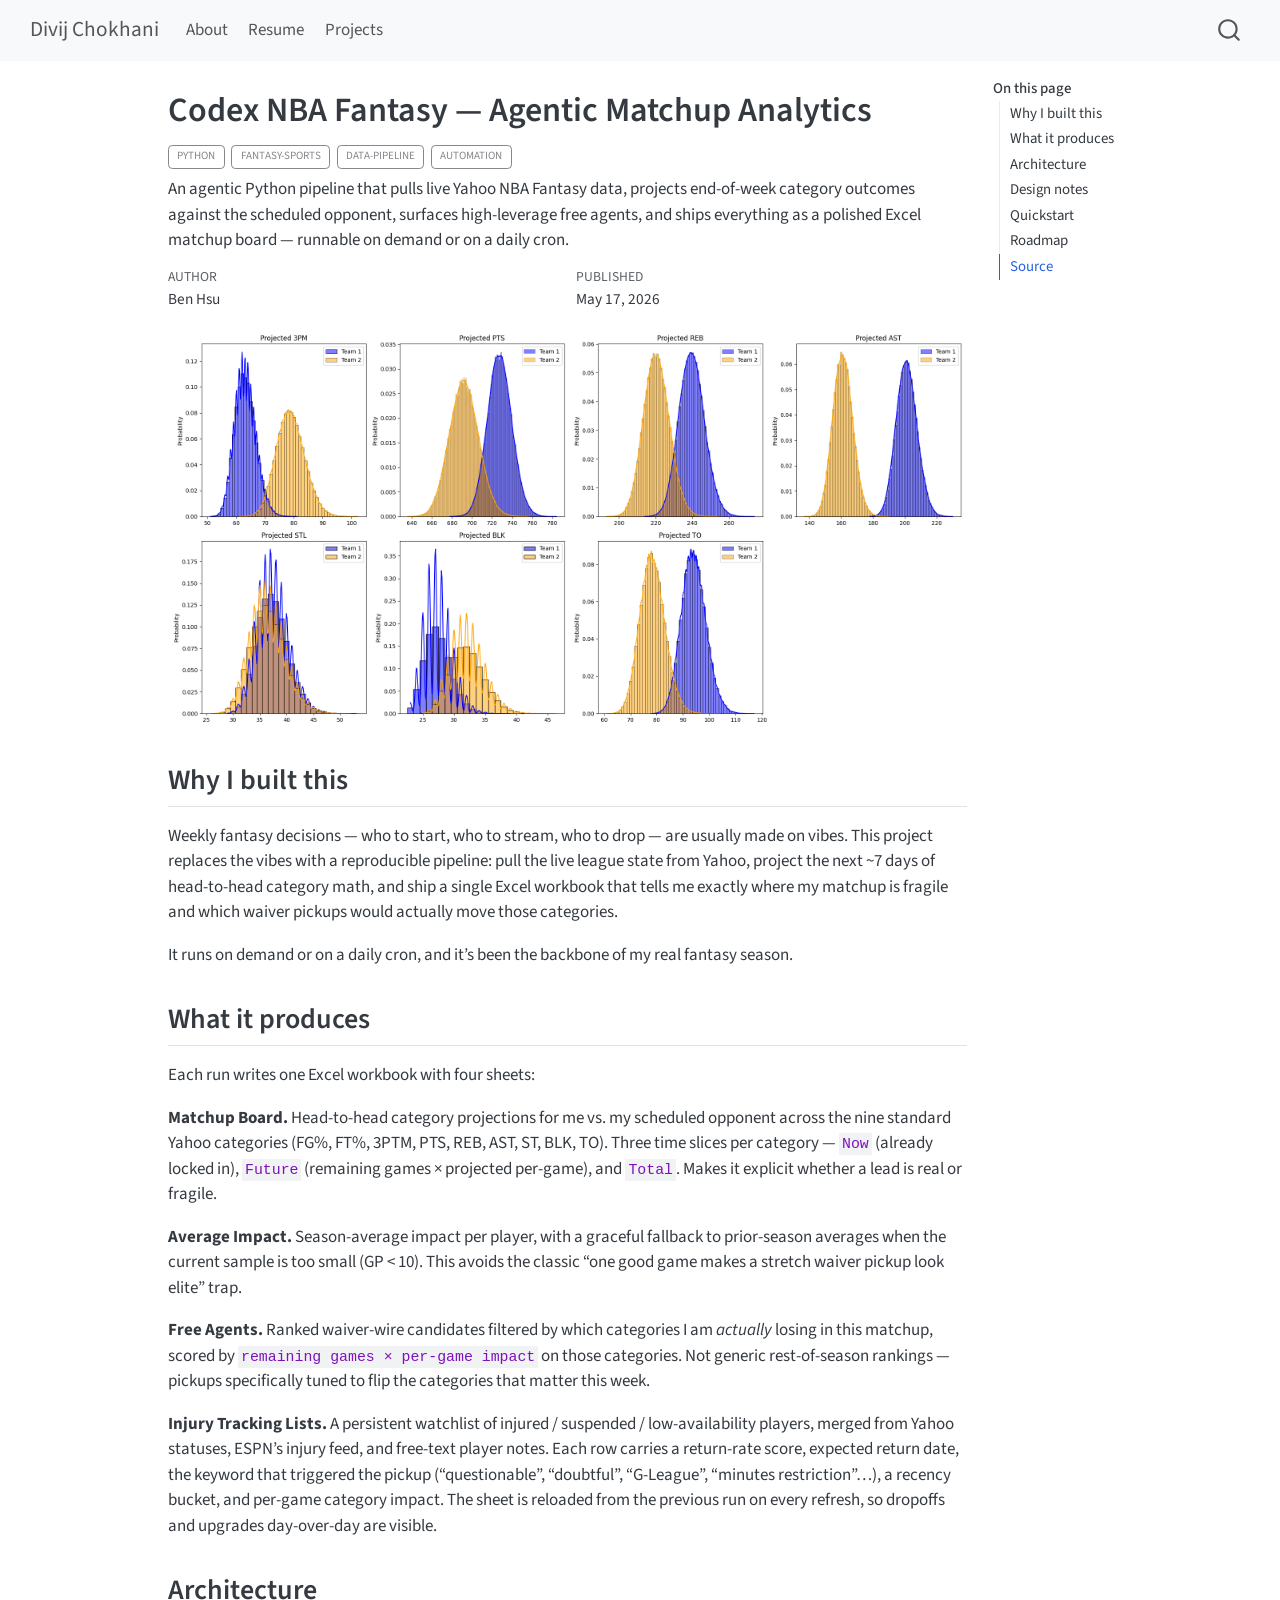
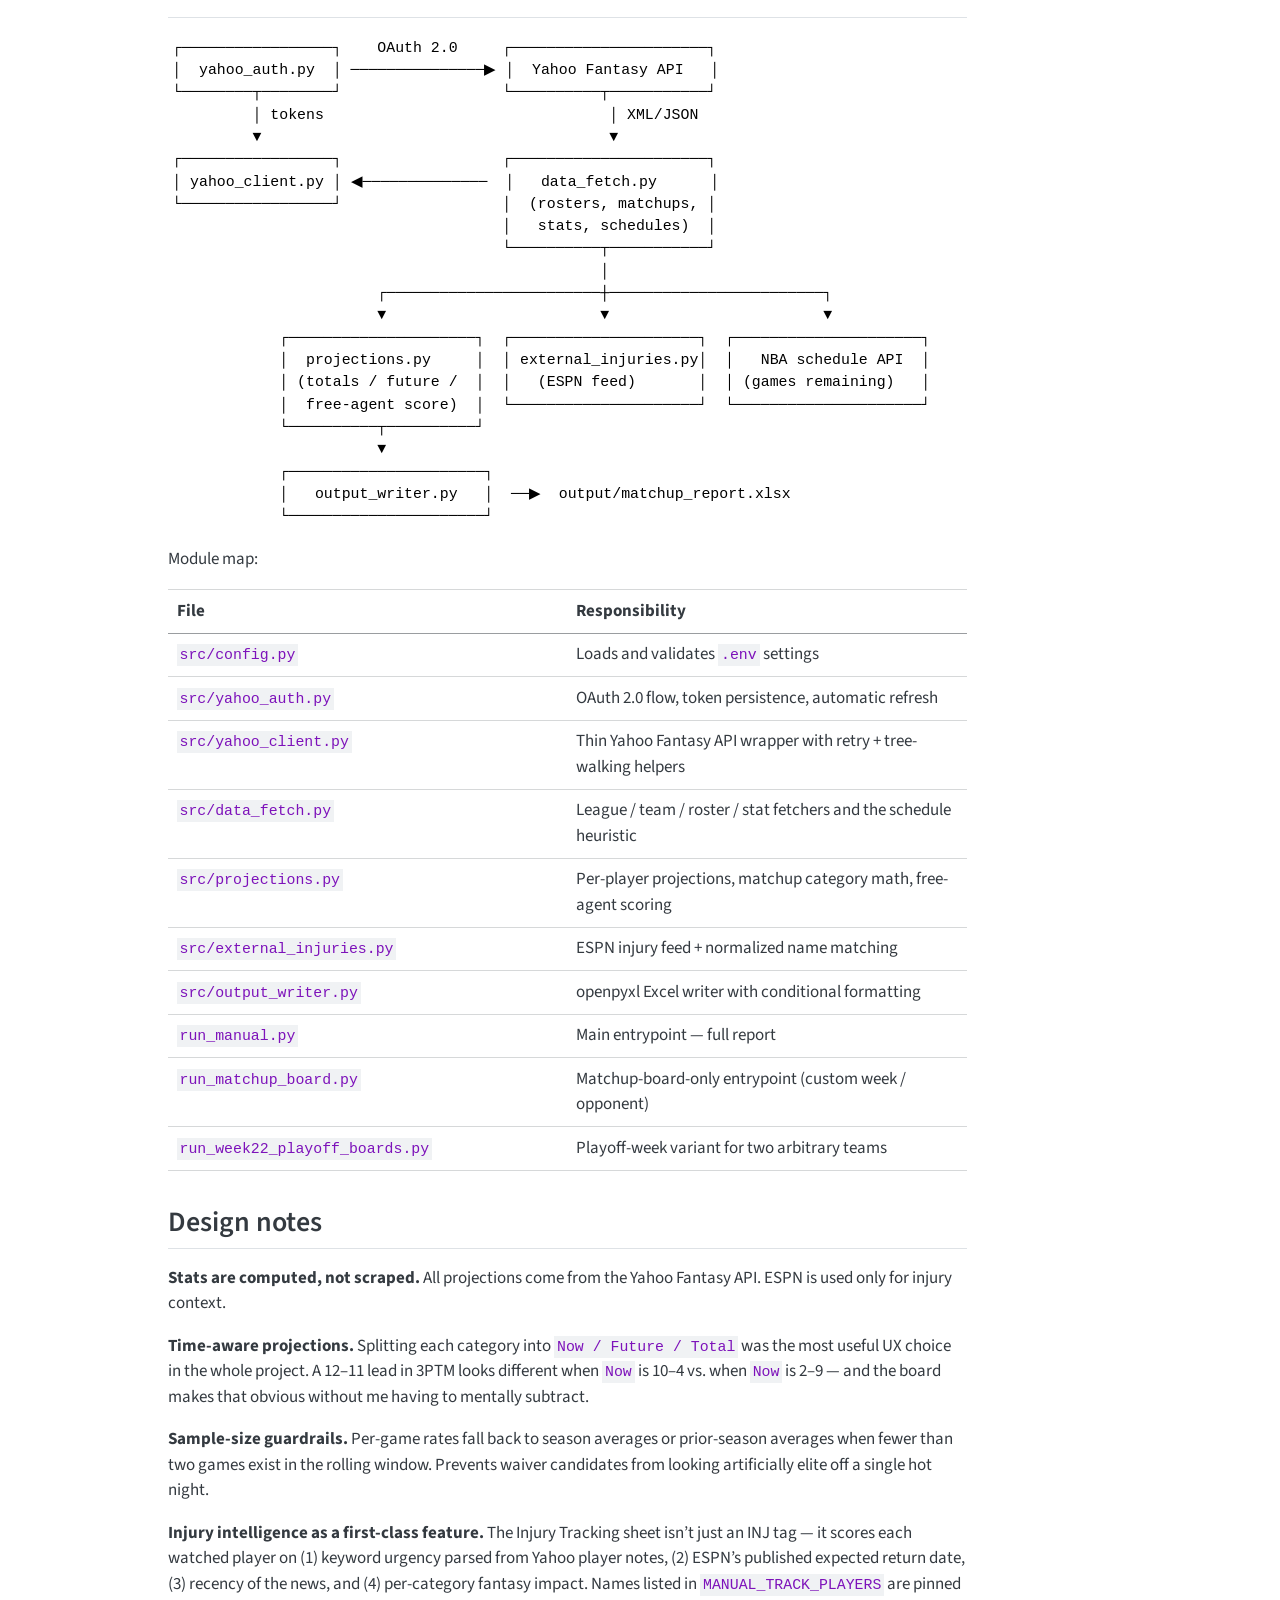
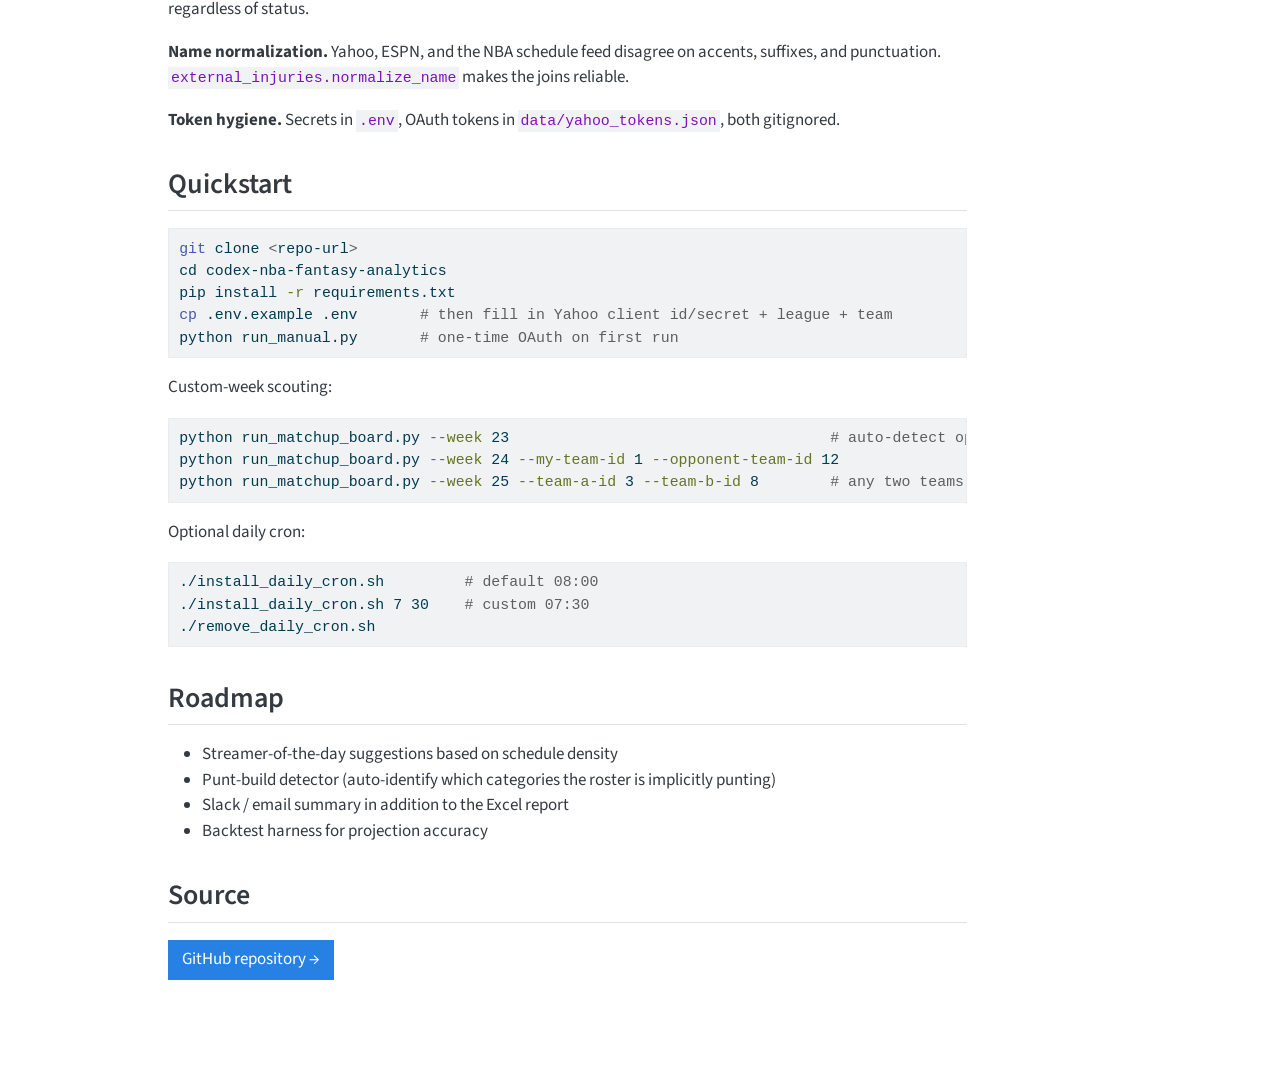
<file: docs/quarto_website/projects/codex-nba-fantasy-analytics/index.html>
<!DOCTYPE html>
<html xmlns="http://www.w3.org/1999/xhtml" lang="en" xml:lang="en"><head>

<meta charset="utf-8">
<meta name="generator" content="quarto-1.9.13">

<meta name="viewport" content="width=device-width, initial-scale=1.0, user-scalable=yes">

<meta name="author" content="Ben Hsu">
<meta name="dcterms.date" content="2026-05-17">
<meta name="description" content="An agentic Python pipeline that pulls live Yahoo NBA Fantasy data, projects end-of-week category outcomes against the scheduled opponent, surfaces high-leverage free agents, and ships everything as a polished Excel matchup board — runnable on demand or on a daily cron.">

<title>Codex NBA Fantasy — Agentic Matchup Analytics – Divij Chokhani</title>
<style>
code{white-space: pre-wrap;}
span.smallcaps{font-variant: small-caps;}
div.columns{display: flex; gap: min(4vw, 1.5em);}
div.column{flex: auto; overflow-x: auto;}
div.hanging-indent{margin-left: 1.5em; text-indent: -1.5em;}
ul.task-list{list-style: none;}
ul.task-list li input[type="checkbox"] {
  width: 0.8em;
  margin: 0 0.8em 0.2em -1em; /* quarto-specific, see https://github.com/quarto-dev/quarto-cli/issues/4556 */ 
  vertical-align: middle;
}
/* CSS for syntax highlighting */
html { -webkit-text-size-adjust: 100%; }
pre > code.sourceCode { white-space: pre; position: relative; }
pre > code.sourceCode > span { display: inline-block; line-height: 1.25; }
pre > code.sourceCode > span:empty { height: 1.2em; }
.sourceCode { overflow: visible; }
code.sourceCode > span { color: inherit; text-decoration: inherit; }
div.sourceCode { margin: 1em 0; }
pre.sourceCode { margin: 0; }
@media screen {
div.sourceCode { overflow: auto; }
}
@media print {
pre > code.sourceCode { white-space: pre-wrap; }
pre > code.sourceCode > span { text-indent: -5em; padding-left: 5em; }
}
pre.numberSource code
  { counter-reset: source-line 0; }
pre.numberSource code > span
  { position: relative; left: -4em; counter-increment: source-line; }
pre.numberSource code > span > a:first-child::before
  { content: counter(source-line);
    position: relative; left: -1em; text-align: right; vertical-align: baseline;
    border: none; display: inline-block;
    -webkit-touch-callout: none; -webkit-user-select: none;
    -khtml-user-select: none; -moz-user-select: none;
    -ms-user-select: none; user-select: none;
    padding: 0 4px; width: 4em;
  }
pre.numberSource { margin-left: 3em;  padding-left: 4px; }
div.sourceCode
  {   }
@media screen {
pre > code.sourceCode > span > a:first-child::before { text-decoration: underline; }
}
</style>


<script src="../../../site_libs/quarto-nav/quarto-nav.js"></script>
<script src="../../../site_libs/quarto-nav/headroom.min.js"></script>
<script src="../../../site_libs/clipboard/clipboard.min.js"></script>
<script src="../../../site_libs/quarto-search/autocomplete.umd.js"></script>
<script src="../../../site_libs/quarto-search/fuse.min.js"></script>
<script src="../../../site_libs/quarto-search/quarto-search.js"></script>
<meta name="quarto:offset" content="../../../">
<script src="../../../site_libs/quarto-html/quarto.js" type="module"></script>
<script src="../../../site_libs/quarto-html/tabsets/tabsets.js" type="module"></script>
<script src="../../../site_libs/quarto-html/axe/axe-check.js" type="module"></script>
<script src="../../../site_libs/quarto-html/popper.min.js"></script>
<script src="../../../site_libs/quarto-html/tippy.umd.min.js"></script>
<script src="../../../site_libs/quarto-html/anchor.min.js"></script>
<link href="../../../site_libs/quarto-html/tippy.css" rel="stylesheet">
<link href="../../../site_libs/quarto-html/quarto-syntax-highlighting-ac077c1e730dfeb5e42400639d17284e.css" rel="stylesheet" id="quarto-text-highlighting-styles">
<script src="../../../site_libs/bootstrap/bootstrap.min.js"></script>
<link href="../../../site_libs/bootstrap/bootstrap-icons.css" rel="stylesheet">
<link href="../../../site_libs/bootstrap/bootstrap-ea8b8bad95bf4184e3b43d8dd9b2e34a.min.css" rel="stylesheet" append-hash="true" id="quarto-bootstrap" data-mode="light">
<script id="quarto-search-options" type="application/json">{
  "location": "navbar",
  "copy-button": false,
  "collapse-after": 3,
  "panel-placement": "end",
  "type": "overlay",
  "limit": 50,
  "keyboard-shortcut": [
    "f",
    "/",
    "s"
  ],
  "show-item-context": false,
  "language": {
    "search-no-results-text": "No results",
    "search-matching-documents-text": "matching documents",
    "search-copy-link-title": "Copy link to search",
    "search-hide-matches-text": "Hide additional matches",
    "search-more-match-text": "more match in this document",
    "search-more-matches-text": "more matches in this document",
    "search-clear-button-title": "Clear",
    "search-text-placeholder": "",
    "search-detached-cancel-button-title": "Cancel",
    "search-submit-button-title": "Submit",
    "search-label": "Search"
  }
}</script>


<link rel="stylesheet" href="../../../styles.css">
</head>

<body class="nav-fixed quarto-light">

<div id="quarto-search-results"></div>
  <header id="quarto-header" class="headroom fixed-top">
    <nav class="navbar navbar-expand-lg " data-bs-theme="dark">
      <div class="navbar-container container-fluid">
      <div class="navbar-brand-container mx-auto">
    <a class="navbar-brand" href="../../../index.html">
    <span class="navbar-title">Divij Chokhani</span>
    </a>
  </div>
            <div id="quarto-search" class="" title="Search"></div>
          <button class="navbar-toggler" type="button" data-bs-toggle="collapse" data-bs-target="#navbarCollapse" aria-controls="navbarCollapse" role="menu" aria-expanded="false" aria-label="Toggle navigation" onclick="if (window.quartoToggleHeadroom) { window.quartoToggleHeadroom(); }">
  <span class="navbar-toggler-icon"></span>
</button>
          <div class="collapse navbar-collapse" id="navbarCollapse">
            <ul class="navbar-nav navbar-nav-scroll me-auto">
  <li class="nav-item">
    <a class="nav-link" href="../../../index.html"> 
<span class="menu-text">About</span></a>
  </li>  
  <li class="nav-item">
    <a class="nav-link" href="../../../resume.html"> 
<span class="menu-text">Resume</span></a>
  </li>  
  <li class="nav-item">
    <a class="nav-link" href="../../../projects.html"> 
<span class="menu-text">Projects</span></a>
  </li>  
</ul>
          </div> <!-- /navcollapse -->
            <div class="quarto-navbar-tools">
</div>
      </div> <!-- /container-fluid -->
    </nav>
</header>
<!-- content -->
<div id="quarto-content" class="quarto-container page-columns page-rows-contents page-layout-article page-navbar">
<!-- sidebar -->
<!-- margin-sidebar -->
    <div id="quarto-margin-sidebar" class="sidebar margin-sidebar">
        <nav id="TOC" role="doc-toc" class="toc-active">
    <h2 id="toc-title">On this page</h2>
   
  <ul>
  <li><a href="#why-i-built-this" id="toc-why-i-built-this" class="nav-link active" data-scroll-target="#why-i-built-this">Why I built this</a></li>
  <li><a href="#what-it-produces" id="toc-what-it-produces" class="nav-link" data-scroll-target="#what-it-produces">What it produces</a></li>
  <li><a href="#architecture" id="toc-architecture" class="nav-link" data-scroll-target="#architecture">Architecture</a></li>
  <li><a href="#design-notes" id="toc-design-notes" class="nav-link" data-scroll-target="#design-notes">Design notes</a></li>
  <li><a href="#quickstart" id="toc-quickstart" class="nav-link" data-scroll-target="#quickstart">Quickstart</a></li>
  <li><a href="#roadmap" id="toc-roadmap" class="nav-link" data-scroll-target="#roadmap">Roadmap</a></li>
  <li><a href="#source" id="toc-source" class="nav-link" data-scroll-target="#source">Source</a></li>
  </ul>
</nav>
    </div>
<!-- main -->
<main class="content" id="quarto-document-content">

<header id="title-block-header" class="quarto-title-block default">
<div class="quarto-title">
<h1 class="title">Codex NBA Fantasy — Agentic Matchup Analytics</h1>
  <div class="quarto-categories">
    <div class="quarto-category">python</div>
    <div class="quarto-category">fantasy-sports</div>
    <div class="quarto-category">data-pipeline</div>
    <div class="quarto-category">automation</div>
  </div>
  </div>

<div>
  <div class="description">
    An agentic Python pipeline that pulls live Yahoo NBA Fantasy data, projects end-of-week category outcomes against the scheduled opponent, surfaces high-leverage free agents, and ships everything as a polished Excel matchup board — runnable on demand or on a daily cron.
  </div>
</div>


<div class="quarto-title-meta">

    <div>
    <div class="quarto-title-meta-heading">Author</div>
    <div class="quarto-title-meta-contents">
             <p>Ben Hsu </p>
          </div>
  </div>
    
    <div>
    <div class="quarto-title-meta-heading">Published</div>
    <div class="quarto-title-meta-contents">
      <p class="date">May 17, 2026</p>
    </div>
  </div>
  
    
  </div>
  


</header>


<p><img src="fantasy_simulation_plots.png" class="img-fluid"></p>
<section id="why-i-built-this" class="level2">
<h2 class="anchored" data-anchor-id="why-i-built-this">Why I built this</h2>
<p>Weekly fantasy decisions — who to start, who to stream, who to drop — are usually made on vibes. This project replaces the vibes with a reproducible pipeline: pull the live league state from Yahoo, project the next ~7 days of head-to-head category math, and ship a single Excel workbook that tells me exactly where my matchup is fragile and which waiver pickups would actually move those categories.</p>
<p>It runs on demand or on a daily cron, and it’s been the backbone of my real fantasy season.</p>
</section>
<section id="what-it-produces" class="level2">
<h2 class="anchored" data-anchor-id="what-it-produces">What it produces</h2>
<p>Each run writes one Excel workbook with four sheets:</p>
<p><strong>Matchup Board.</strong> Head-to-head category projections for me vs.&nbsp;my scheduled opponent across the nine standard Yahoo categories (FG%, FT%, 3PTM, PTS, REB, AST, ST, BLK, TO). Three time slices per category — <code>Now</code> (already locked in), <code>Future</code> (remaining games × projected per-game), and <code>Total</code>. Makes it explicit whether a lead is real or fragile.</p>
<p><strong>Average Impact.</strong> Season-average impact per player, with a graceful fallback to prior-season averages when the current sample is too small (GP &lt; 10). This avoids the classic “one good game makes a stretch waiver pickup look elite” trap.</p>
<p><strong>Free Agents.</strong> Ranked waiver-wire candidates filtered by which categories I am <em>actually</em> losing in this matchup, scored by <code>remaining games × per-game impact</code> on those categories. Not generic rest-of-season rankings — pickups specifically tuned to flip the categories that matter this week.</p>
<p><strong>Injury Tracking Lists.</strong> A persistent watchlist of injured / suspended / low-availability players, merged from Yahoo statuses, ESPN’s injury feed, and free-text player notes. Each row carries a return-rate score, expected return date, the keyword that triggered the pickup (“questionable”, “doubtful”, “G-League”, “minutes restriction”…), a recency bucket, and per-game category impact. The sheet is reloaded from the previous run on every refresh, so dropoffs and upgrades day-over-day are visible.</p>
</section>
<section id="architecture" class="level2">
<h2 class="anchored" data-anchor-id="architecture">Architecture</h2>
<pre><code>┌─────────────────┐    OAuth 2.0     ┌──────────────────────┐
│  yahoo_auth.py  │ ───────────────▶ │  Yahoo Fantasy API   │
└────────┬────────┘                  └──────────┬───────────┘
         │ tokens                                │ XML/JSON
         ▼                                       ▼
┌─────────────────┐                  ┌──────────────────────┐
│ yahoo_client.py │ ◀──────────────  │   data_fetch.py      │
└─────────────────┘                  │  (rosters, matchups, │
                                     │   stats, schedules)  │
                                     └──────────┬───────────┘
                                                │
                       ┌────────────────────────┼────────────────────────┐
                       ▼                        ▼                        ▼
            ┌─────────────────────┐  ┌─────────────────────┐  ┌─────────────────────┐
            │  projections.py     │  │ external_injuries.py│  │   NBA schedule API  │
            │ (totals / future /  │  │   (ESPN feed)       │  │ (games remaining)   │
            │  free-agent score)  │  └─────────────────────┘  └─────────────────────┘
            └──────────┬──────────┘
                       ▼
            ┌──────────────────────┐
            │   output_writer.py   │  ──▶  output/matchup_report.xlsx
            └──────────────────────┘</code></pre>
<p>Module map:</p>
<table class="caption-top table">
<colgroup>
<col style="width: 50%">
<col style="width: 50%">
</colgroup>
<thead>
<tr class="header">
<th>File</th>
<th>Responsibility</th>
</tr>
</thead>
<tbody>
<tr class="odd">
<td><code>src/config.py</code></td>
<td>Loads and validates <code>.env</code> settings</td>
</tr>
<tr class="even">
<td><code>src/yahoo_auth.py</code></td>
<td>OAuth 2.0 flow, token persistence, automatic refresh</td>
</tr>
<tr class="odd">
<td><code>src/yahoo_client.py</code></td>
<td>Thin Yahoo Fantasy API wrapper with retry + tree-walking helpers</td>
</tr>
<tr class="even">
<td><code>src/data_fetch.py</code></td>
<td>League / team / roster / stat fetchers and the schedule heuristic</td>
</tr>
<tr class="odd">
<td><code>src/projections.py</code></td>
<td>Per-player projections, matchup category math, free-agent scoring</td>
</tr>
<tr class="even">
<td><code>src/external_injuries.py</code></td>
<td>ESPN injury feed + normalized name matching</td>
</tr>
<tr class="odd">
<td><code>src/output_writer.py</code></td>
<td>openpyxl Excel writer with conditional formatting</td>
</tr>
<tr class="even">
<td><code>run_manual.py</code></td>
<td>Main entrypoint — full report</td>
</tr>
<tr class="odd">
<td><code>run_matchup_board.py</code></td>
<td>Matchup-board-only entrypoint (custom week / opponent)</td>
</tr>
<tr class="even">
<td><code>run_week22_playoff_boards.py</code></td>
<td>Playoff-week variant for two arbitrary teams</td>
</tr>
</tbody>
</table>
</section>
<section id="design-notes" class="level2">
<h2 class="anchored" data-anchor-id="design-notes">Design notes</h2>
<p><strong>Stats are computed, not scraped.</strong> All projections come from the Yahoo Fantasy API. ESPN is used only for injury context.</p>
<p><strong>Time-aware projections.</strong> Splitting each category into <code>Now / Future / Total</code> was the most useful UX choice in the whole project. A 12–11 lead in 3PTM looks different when <code>Now</code> is 10–4 vs.&nbsp;when <code>Now</code> is 2–9 — and the board makes that obvious without me having to mentally subtract.</p>
<p><strong>Sample-size guardrails.</strong> Per-game rates fall back to season averages or prior-season averages when fewer than two games exist in the rolling window. Prevents waiver candidates from looking artificially elite off a single hot night.</p>
<p><strong>Injury intelligence as a first-class feature.</strong> The Injury Tracking sheet isn’t just an INJ tag — it scores each watched player on (1) keyword urgency parsed from Yahoo player notes, (2) ESPN’s published expected return date, (3) recency of the news, and (4) per-category fantasy impact. Names listed in <code>MANUAL_TRACK_PLAYERS</code> are pinned regardless of status.</p>
<p><strong>Name normalization.</strong> Yahoo, ESPN, and the NBA schedule feed disagree on accents, suffixes, and punctuation. <code>external_injuries.normalize_name</code> makes the joins reliable.</p>
<p><strong>Token hygiene.</strong> Secrets in <code>.env</code>, OAuth tokens in <code>data/yahoo_tokens.json</code>, both gitignored.</p>
</section>
<section id="quickstart" class="level2">
<h2 class="anchored" data-anchor-id="quickstart">Quickstart</h2>
<div class="code-copy-outer-scaffold"><div class="sourceCode" id="cb2"><pre class="sourceCode bash code-with-copy"><code class="sourceCode bash"><span id="cb2-1"><a href="#cb2-1" aria-hidden="true" tabindex="-1"></a><span class="fu">git</span> clone <span class="op">&lt;</span>repo-url<span class="op">&gt;</span></span>
<span id="cb2-2"><a href="#cb2-2" aria-hidden="true" tabindex="-1"></a><span class="bu">cd</span> codex-nba-fantasy-analytics</span>
<span id="cb2-3"><a href="#cb2-3" aria-hidden="true" tabindex="-1"></a><span class="ex">pip</span> install <span class="at">-r</span> requirements.txt</span>
<span id="cb2-4"><a href="#cb2-4" aria-hidden="true" tabindex="-1"></a><span class="fu">cp</span> .env.example .env       <span class="co"># then fill in Yahoo client id/secret + league + team</span></span>
<span id="cb2-5"><a href="#cb2-5" aria-hidden="true" tabindex="-1"></a><span class="ex">python</span> run_manual.py       <span class="co"># one-time OAuth on first run</span></span></code></pre></div><button title="Copy to Clipboard" class="code-copy-button"><i class="bi"></i></button></div>
<p>Custom-week scouting:</p>
<div class="code-copy-outer-scaffold"><div class="sourceCode" id="cb3"><pre class="sourceCode bash code-with-copy"><code class="sourceCode bash"><span id="cb3-1"><a href="#cb3-1" aria-hidden="true" tabindex="-1"></a><span class="ex">python</span> run_matchup_board.py <span class="at">--week</span> 23                                    <span class="co"># auto-detect opponent</span></span>
<span id="cb3-2"><a href="#cb3-2" aria-hidden="true" tabindex="-1"></a><span class="ex">python</span> run_matchup_board.py <span class="at">--week</span> 24 <span class="at">--my-team-id</span> 1 <span class="at">--opponent-team-id</span> 12</span>
<span id="cb3-3"><a href="#cb3-3" aria-hidden="true" tabindex="-1"></a><span class="ex">python</span> run_matchup_board.py <span class="at">--week</span> 25 <span class="at">--team-a-id</span> 3 <span class="at">--team-b-id</span> 8        <span class="co"># any two teams</span></span></code></pre></div><button title="Copy to Clipboard" class="code-copy-button"><i class="bi"></i></button></div>
<p>Optional daily cron:</p>
<div class="code-copy-outer-scaffold"><div class="sourceCode" id="cb4"><pre class="sourceCode bash code-with-copy"><code class="sourceCode bash"><span id="cb4-1"><a href="#cb4-1" aria-hidden="true" tabindex="-1"></a><span class="ex">./install_daily_cron.sh</span>         <span class="co"># default 08:00</span></span>
<span id="cb4-2"><a href="#cb4-2" aria-hidden="true" tabindex="-1"></a><span class="ex">./install_daily_cron.sh</span> 7 30    <span class="co"># custom 07:30</span></span>
<span id="cb4-3"><a href="#cb4-3" aria-hidden="true" tabindex="-1"></a><span class="ex">./remove_daily_cron.sh</span></span></code></pre></div><button title="Copy to Clipboard" class="code-copy-button"><i class="bi"></i></button></div>
</section>
<section id="roadmap" class="level2">
<h2 class="anchored" data-anchor-id="roadmap">Roadmap</h2>
<ul>
<li>Streamer-of-the-day suggestions based on schedule density</li>
<li>Punt-build detector (auto-identify which categories the roster is implicitly punting)</li>
<li>Slack / email summary in addition to the Excel report</li>
<li>Backtest harness for projection accuracy</li>
</ul>
</section>
<section id="source" class="level2">
<h2 class="anchored" data-anchor-id="source">Source</h2>
<p><a href="#" class="btn btn-primary">GitHub repository →</a></p>
<!-- TODO: replace href above with the public repo URL once the project is published. -->


</section>

</main> <!-- /main -->
<script id="quarto-html-after-body" type="application/javascript">
  window.document.addEventListener("DOMContentLoaded", function (event) {
    const icon = "";
    const anchorJS = new window.AnchorJS();
    anchorJS.options = {
      placement: 'right',
      icon: icon
    };
    anchorJS.add('.anchored');
    const isCodeAnnotation = (el) => {
      for (const clz of el.classList) {
        if (clz.startsWith('code-annotation-')) {                     
          return true;
        }
      }
      return false;
    }
    const onCopySuccess = function(e) {
      // button target
      const button = e.trigger;
      // don't keep focus
      button.blur();
      // flash "checked"
      button.classList.add('code-copy-button-checked');
      var currentTitle = button.getAttribute("title");
      button.setAttribute("title", "Copied!");
      let tooltip;
      if (window.bootstrap) {
        button.setAttribute("data-bs-toggle", "tooltip");
        button.setAttribute("data-bs-placement", "left");
        button.setAttribute("data-bs-title", "Copied!");
        tooltip = new bootstrap.Tooltip(button, 
          { trigger: "manual", 
            customClass: "code-copy-button-tooltip",
            offset: [0, -8]});
        tooltip.show();    
      }
      setTimeout(function() {
        if (tooltip) {
          tooltip.hide();
          button.removeAttribute("data-bs-title");
          button.removeAttribute("data-bs-toggle");
          button.removeAttribute("data-bs-placement");
        }
        button.setAttribute("title", currentTitle);
        button.classList.remove('code-copy-button-checked');
      }, 1000);
      // clear code selection
      e.clearSelection();
    }
    const getTextToCopy = function(trigger) {
      const outerScaffold = trigger.parentElement.cloneNode(true);
      const codeEl = outerScaffold.querySelector('code');
      for (const childEl of codeEl.children) {
        if (isCodeAnnotation(childEl)) {
          childEl.remove();
        }
      }
      return codeEl.innerText;
    }
    const clipboard = new window.ClipboardJS('.code-copy-button:not([data-in-quarto-modal])', {
      text: getTextToCopy
    });
    clipboard.on('success', onCopySuccess);
    if (window.document.getElementById('quarto-embedded-source-code-modal')) {
      const clipboardModal = new window.ClipboardJS('.code-copy-button[data-in-quarto-modal]', {
        text: getTextToCopy,
        container: window.document.getElementById('quarto-embedded-source-code-modal')
      });
      clipboardModal.on('success', onCopySuccess);
    }
      var localhostRegex = new RegExp(/^(?:http|https):\/\/localhost\:?[0-9]*\//);
      var mailtoRegex = new RegExp(/^mailto:/);
        var filterRegex = new RegExp('/' + window.location.host + '/');
      var isInternal = (href) => {
          return filterRegex.test(href) || localhostRegex.test(href) || mailtoRegex.test(href);
      }
      // Inspect non-navigation links and adorn them if external
     var links = window.document.querySelectorAll('a[href]:not(.nav-link):not(.navbar-brand):not(.toc-action):not(.sidebar-link):not(.sidebar-item-toggle):not(.pagination-link):not(.no-external):not([aria-hidden]):not(.dropdown-item):not(.quarto-navigation-tool):not(.about-link)');
      for (var i=0; i<links.length; i++) {
        const link = links[i];
        if (!isInternal(link.href)) {
          // undo the damage that might have been done by quarto-nav.js in the case of
          // links that we want to consider external
          if (link.dataset.originalHref !== undefined) {
            link.href = link.dataset.originalHref;
          }
        }
      }
    function tippyHover(el, contentFn, onTriggerFn, onUntriggerFn) {
      const config = {
        allowHTML: true,
        maxWidth: 500,
        delay: 100,
        arrow: false,
        appendTo: function(el) {
            return el.parentElement;
        },
        interactive: true,
        interactiveBorder: 10,
        theme: 'quarto',
        placement: 'bottom-start',
      };
      if (contentFn) {
        config.content = contentFn;
      }
      if (onTriggerFn) {
        config.onTrigger = onTriggerFn;
      }
      if (onUntriggerFn) {
        config.onUntrigger = onUntriggerFn;
      }
      window.tippy(el, config); 
    }
    const noterefs = window.document.querySelectorAll('a[role="doc-noteref"]');
    for (var i=0; i<noterefs.length; i++) {
      const ref = noterefs[i];
      tippyHover(ref, function() {
        // use id or data attribute instead here
        let href = ref.getAttribute('data-footnote-href') || ref.getAttribute('href');
        try { href = new URL(href).hash; } catch {}
        const id = href.replace(/^#\/?/, "");
        const note = window.document.getElementById(id);
        if (note) {
          return note.innerHTML;
        } else {
          return "";
        }
      });
    }
    const xrefs = window.document.querySelectorAll('a.quarto-xref');
    const processXRef = (id, note) => {
      // Strip column container classes
      const stripColumnClz = (el) => {
        el.classList.remove("page-full", "page-columns");
        if (el.children) {
          for (const child of el.children) {
            stripColumnClz(child);
          }
        }
      }
      stripColumnClz(note)
      if (id === null || id.startsWith('sec-')) {
        // Special case sections, only their first couple elements
        const container = document.createElement("div");
        if (note.children && note.children.length > 2) {
          container.appendChild(note.children[0].cloneNode(true));
          for (let i = 1; i < note.children.length; i++) {
            const child = note.children[i];
            if (child.tagName === "P" && child.innerText === "") {
              continue;
            } else {
              container.appendChild(child.cloneNode(true));
              break;
            }
          }
          if (window.Quarto?.typesetMath) {
            window.Quarto.typesetMath(container);
          }
          return container.innerHTML
        } else {
          if (window.Quarto?.typesetMath) {
            window.Quarto.typesetMath(note);
          }
          return note.innerHTML;
        }
      } else {
        // Remove any anchor links if they are present
        const anchorLink = note.querySelector('a.anchorjs-link');
        if (anchorLink) {
          anchorLink.remove();
        }
        if (window.Quarto?.typesetMath) {
          window.Quarto.typesetMath(note);
        }
        if (note.classList.contains("callout")) {
          return note.outerHTML;
        } else {
          return note.innerHTML;
        }
      }
    }
    for (var i=0; i<xrefs.length; i++) {
      const xref = xrefs[i];
      tippyHover(xref, undefined, function(instance) {
        instance.disable();
        let url = xref.getAttribute('href');
        let hash = undefined; 
        if (url.startsWith('#')) {
          hash = url;
        } else {
          try { hash = new URL(url).hash; } catch {}
        }
        if (hash) {
          const id = hash.replace(/^#\/?/, "");
          const note = window.document.getElementById(id);
          if (note !== null) {
            try {
              const html = processXRef(id, note.cloneNode(true));
              instance.setContent(html);
            } finally {
              instance.enable();
              instance.show();
            }
          } else {
            // See if we can fetch this
            fetch(url.split('#')[0])
            .then(res => res.text())
            .then(html => {
              const parser = new DOMParser();
              const htmlDoc = parser.parseFromString(html, "text/html");
              const note = htmlDoc.getElementById(id);
              if (note !== null) {
                const html = processXRef(id, note);
                instance.setContent(html);
              } 
            }).finally(() => {
              instance.enable();
              instance.show();
            });
          }
        } else {
          // See if we can fetch a full url (with no hash to target)
          // This is a special case and we should probably do some content thinning / targeting
          fetch(url)
          .then(res => res.text())
          .then(html => {
            const parser = new DOMParser();
            const htmlDoc = parser.parseFromString(html, "text/html");
            const note = htmlDoc.querySelector('main.content');
            if (note !== null) {
              // This should only happen for chapter cross references
              // (since there is no id in the URL)
              // remove the first header
              if (note.children.length > 0 && note.children[0].tagName === "HEADER") {
                note.children[0].remove();
              }
              const html = processXRef(null, note);
              instance.setContent(html);
            } 
          }).finally(() => {
            instance.enable();
            instance.show();
          });
        }
      }, function(instance) {
      });
    }
        let selectedAnnoteEl;
        const selectorForAnnotation = ( cell, annotation) => {
          let cellAttr = 'data-code-cell="' + cell + '"';
          let lineAttr = 'data-code-annotation="' +  annotation + '"';
          const selector = 'span[' + cellAttr + '][' + lineAttr + ']';
          return selector;
        }
        const selectCodeLines = (annoteEl) => {
          const doc = window.document;
          const targetCell = annoteEl.getAttribute("data-target-cell");
          const targetAnnotation = annoteEl.getAttribute("data-target-annotation");
          const annoteSpan = window.document.querySelector(selectorForAnnotation(targetCell, targetAnnotation));
          const lines = annoteSpan.getAttribute("data-code-lines").split(",");
          const lineIds = lines.map((line) => {
            return targetCell + "-" + line;
          })
          let top = null;
          let height = null;
          let parent = null;
          if (lineIds.length > 0) {
              //compute the position of the single el (top and bottom and make a div)
              const el = window.document.getElementById(lineIds[0]);
              top = el.offsetTop;
              height = el.offsetHeight;
              parent = el.parentElement.parentElement;
            if (lineIds.length > 1) {
              const lastEl = window.document.getElementById(lineIds[lineIds.length - 1]);
              const bottom = lastEl.offsetTop + lastEl.offsetHeight;
              height = bottom - top;
            }
            if (top !== null && height !== null && parent !== null) {
              // cook up a div (if necessary) and position it 
              let div = window.document.getElementById("code-annotation-line-highlight");
              if (div === null) {
                div = window.document.createElement("div");
                div.setAttribute("id", "code-annotation-line-highlight");
                div.style.position = 'absolute';
                parent.appendChild(div);
              }
              div.style.top = top - 2 + "px";
              div.style.height = height + 4 + "px";
              div.style.left = 0;
              let gutterDiv = window.document.getElementById("code-annotation-line-highlight-gutter");
              if (gutterDiv === null) {
                gutterDiv = window.document.createElement("div");
                gutterDiv.setAttribute("id", "code-annotation-line-highlight-gutter");
                gutterDiv.style.position = 'absolute';
                const codeCell = window.document.getElementById(targetCell);
                const gutter = codeCell.querySelector('.code-annotation-gutter');
                gutter.appendChild(gutterDiv);
              }
              gutterDiv.style.top = top - 2 + "px";
              gutterDiv.style.height = height + 4 + "px";
            }
            selectedAnnoteEl = annoteEl;
          }
        };
        const unselectCodeLines = () => {
          const elementsIds = ["code-annotation-line-highlight", "code-annotation-line-highlight-gutter"];
          elementsIds.forEach((elId) => {
            const div = window.document.getElementById(elId);
            if (div) {
              div.remove();
            }
          });
          selectedAnnoteEl = undefined;
        };
          // Handle positioning of the toggle
      window.addEventListener(
        "resize",
        throttle(() => {
          elRect = undefined;
          if (selectedAnnoteEl) {
            selectCodeLines(selectedAnnoteEl);
          }
        }, 10)
      );
      function throttle(fn, ms) {
      let throttle = false;
      let timer;
        return (...args) => {
          if(!throttle) { // first call gets through
              fn.apply(this, args);
              throttle = true;
          } else { // all the others get throttled
              if(timer) clearTimeout(timer); // cancel #2
              timer = setTimeout(() => {
                fn.apply(this, args);
                timer = throttle = false;
              }, ms);
          }
        };
      }
        // Attach click handler to the DT
        const annoteDls = window.document.querySelectorAll('dt[data-target-cell]');
        for (const annoteDlNode of annoteDls) {
          annoteDlNode.addEventListener('click', (event) => {
            const clickedEl = event.target;
            if (clickedEl !== selectedAnnoteEl) {
              unselectCodeLines();
              const activeEl = window.document.querySelector('dt[data-target-cell].code-annotation-active');
              if (activeEl) {
                activeEl.classList.remove('code-annotation-active');
              }
              selectCodeLines(clickedEl);
              clickedEl.classList.add('code-annotation-active');
            } else {
              // Unselect the line
              unselectCodeLines();
              clickedEl.classList.remove('code-annotation-active');
            }
          });
        }
    const findCites = (el) => {
      const parentEl = el.parentElement;
      if (parentEl) {
        const cites = parentEl.dataset.cites;
        if (cites) {
          return {
            el,
            cites: cites.split(' ')
          };
        } else {
          return findCites(el.parentElement)
        }
      } else {
        return undefined;
      }
    };
    var bibliorefs = window.document.querySelectorAll('a[role="doc-biblioref"]');
    for (var i=0; i<bibliorefs.length; i++) {
      const ref = bibliorefs[i];
      const citeInfo = findCites(ref);
      if (citeInfo) {
        tippyHover(citeInfo.el, function() {
          var popup = window.document.createElement('div');
          citeInfo.cites.forEach(function(cite) {
            var citeDiv = window.document.createElement('div');
            citeDiv.classList.add('hanging-indent');
            citeDiv.classList.add('csl-entry');
            var biblioDiv = window.document.getElementById('ref-' + cite);
            if (biblioDiv) {
              citeDiv.innerHTML = biblioDiv.innerHTML;
            }
            popup.appendChild(citeDiv);
          });
          return popup.innerHTML;
        });
      }
    }
  });
  </script>
</div> <!-- /content -->




</body></html>
</file>
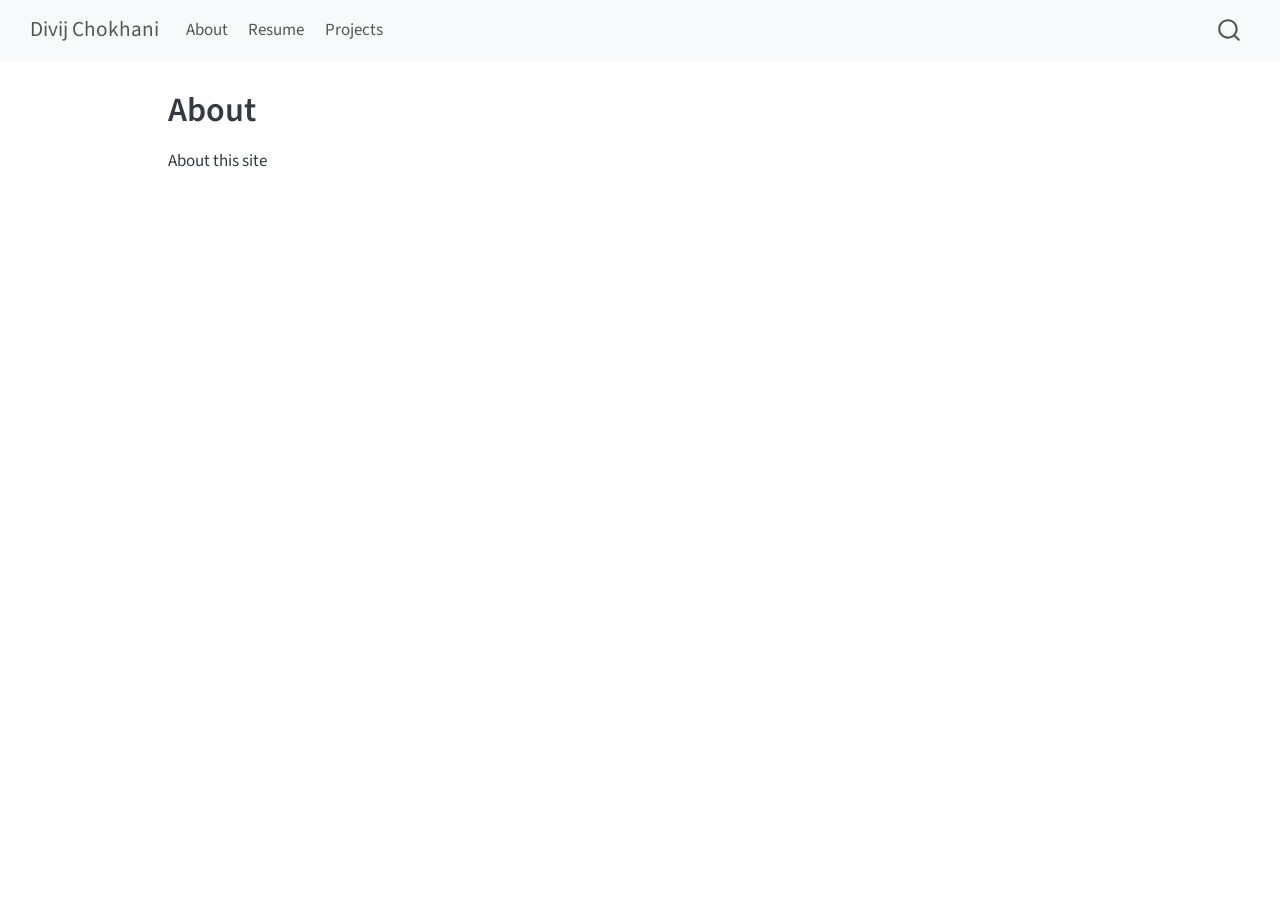
<file: docs/about.html>
<!DOCTYPE html>
<html xmlns="http://www.w3.org/1999/xhtml" lang="en" xml:lang="en"><head>

<meta charset="utf-8">
<meta name="generator" content="quarto-1.9.13">

<meta name="viewport" content="width=device-width, initial-scale=1.0, user-scalable=yes">


<title>About – Divij Chokhani</title>
<style>
code{white-space: pre-wrap;}
span.smallcaps{font-variant: small-caps;}
div.columns{display: flex; gap: min(4vw, 1.5em);}
div.column{flex: auto; overflow-x: auto;}
div.hanging-indent{margin-left: 1.5em; text-indent: -1.5em;}
ul.task-list{list-style: none;}
ul.task-list li input[type="checkbox"] {
  width: 0.8em;
  margin: 0 0.8em 0.2em -1em; /* quarto-specific, see https://github.com/quarto-dev/quarto-cli/issues/4556 */ 
  vertical-align: middle;
}
</style>


<script src="site_libs/quarto-nav/quarto-nav.js"></script>
<script src="site_libs/quarto-nav/headroom.min.js"></script>
<script src="site_libs/clipboard/clipboard.min.js"></script>
<script src="site_libs/quarto-search/autocomplete.umd.js"></script>
<script src="site_libs/quarto-search/fuse.min.js"></script>
<script src="site_libs/quarto-search/quarto-search.js"></script>
<meta name="quarto:offset" content="./">
<script src="site_libs/quarto-html/quarto.js" type="module"></script>
<script src="site_libs/quarto-html/tabsets/tabsets.js" type="module"></script>
<script src="site_libs/quarto-html/axe/axe-check.js" type="module"></script>
<script src="site_libs/quarto-html/popper.min.js"></script>
<script src="site_libs/quarto-html/tippy.umd.min.js"></script>
<script src="site_libs/quarto-html/anchor.min.js"></script>
<link href="site_libs/quarto-html/tippy.css" rel="stylesheet">
<link href="site_libs/quarto-html/quarto-syntax-highlighting-ac077c1e730dfeb5e42400639d17284e.css" rel="stylesheet" id="quarto-text-highlighting-styles">
<script src="site_libs/bootstrap/bootstrap.min.js"></script>
<link href="site_libs/bootstrap/bootstrap-icons.css" rel="stylesheet">
<link href="site_libs/bootstrap/bootstrap-ea8b8bad95bf4184e3b43d8dd9b2e34a.min.css" rel="stylesheet" append-hash="true" id="quarto-bootstrap" data-mode="light">
<script id="quarto-search-options" type="application/json">{
  "location": "navbar",
  "copy-button": false,
  "collapse-after": 3,
  "panel-placement": "end",
  "type": "overlay",
  "limit": 50,
  "keyboard-shortcut": [
    "f",
    "/",
    "s"
  ],
  "show-item-context": false,
  "language": {
    "search-no-results-text": "No results",
    "search-matching-documents-text": "matching documents",
    "search-copy-link-title": "Copy link to search",
    "search-hide-matches-text": "Hide additional matches",
    "search-more-match-text": "more match in this document",
    "search-more-matches-text": "more matches in this document",
    "search-clear-button-title": "Clear",
    "search-text-placeholder": "",
    "search-detached-cancel-button-title": "Cancel",
    "search-submit-button-title": "Submit",
    "search-label": "Search"
  }
}</script>


<link rel="stylesheet" href="styles.css">
</head>

<body class="nav-fixed quarto-light">

<div id="quarto-search-results"></div>
  <header id="quarto-header" class="headroom fixed-top">
    <nav class="navbar navbar-expand-lg " data-bs-theme="dark">
      <div class="navbar-container container-fluid">
      <div class="navbar-brand-container mx-auto">
    <a class="navbar-brand" href="./index.html">
    <span class="navbar-title">Divij Chokhani</span>
    </a>
  </div>
            <div id="quarto-search" class="" title="Search"></div>
          <button class="navbar-toggler" type="button" data-bs-toggle="collapse" data-bs-target="#navbarCollapse" aria-controls="navbarCollapse" role="menu" aria-expanded="false" aria-label="Toggle navigation" onclick="if (window.quartoToggleHeadroom) { window.quartoToggleHeadroom(); }">
  <span class="navbar-toggler-icon"></span>
</button>
          <div class="collapse navbar-collapse" id="navbarCollapse">
            <ul class="navbar-nav navbar-nav-scroll me-auto">
  <li class="nav-item">
    <a class="nav-link" href="./index.html"> 
<span class="menu-text">About</span></a>
  </li>  
  <li class="nav-item">
    <a class="nav-link" href="./resume.html"> 
<span class="menu-text">Resume</span></a>
  </li>  
  <li class="nav-item">
    <a class="nav-link" href="./projects.html"> 
<span class="menu-text">Projects</span></a>
  </li>  
</ul>
          </div> <!-- /navcollapse -->
            <div class="quarto-navbar-tools">
</div>
      </div> <!-- /container-fluid -->
    </nav>
</header>
<!-- content -->
<div id="quarto-content" class="quarto-container page-columns page-rows-contents page-layout-article page-navbar">
<!-- sidebar -->
<!-- margin-sidebar -->
    <div id="quarto-margin-sidebar" class="sidebar margin-sidebar zindex-bottom">
        
    </div>
<!-- main -->
<main class="content" id="quarto-document-content">

<header id="title-block-header" class="quarto-title-block default">
<div class="quarto-title">
<h1 class="title">About</h1>
</div>



<div class="quarto-title-meta">

    
  
    
  </div>
  


</header>


<p>About this site</p>



</main> <!-- /main -->
<script id="quarto-html-after-body" type="application/javascript">
  window.document.addEventListener("DOMContentLoaded", function (event) {
    const icon = "";
    const anchorJS = new window.AnchorJS();
    anchorJS.options = {
      placement: 'right',
      icon: icon
    };
    anchorJS.add('.anchored');
    const isCodeAnnotation = (el) => {
      for (const clz of el.classList) {
        if (clz.startsWith('code-annotation-')) {                     
          return true;
        }
      }
      return false;
    }
    const onCopySuccess = function(e) {
      // button target
      const button = e.trigger;
      // don't keep focus
      button.blur();
      // flash "checked"
      button.classList.add('code-copy-button-checked');
      var currentTitle = button.getAttribute("title");
      button.setAttribute("title", "Copied!");
      let tooltip;
      if (window.bootstrap) {
        button.setAttribute("data-bs-toggle", "tooltip");
        button.setAttribute("data-bs-placement", "left");
        button.setAttribute("data-bs-title", "Copied!");
        tooltip = new bootstrap.Tooltip(button, 
          { trigger: "manual", 
            customClass: "code-copy-button-tooltip",
            offset: [0, -8]});
        tooltip.show();    
      }
      setTimeout(function() {
        if (tooltip) {
          tooltip.hide();
          button.removeAttribute("data-bs-title");
          button.removeAttribute("data-bs-toggle");
          button.removeAttribute("data-bs-placement");
        }
        button.setAttribute("title", currentTitle);
        button.classList.remove('code-copy-button-checked');
      }, 1000);
      // clear code selection
      e.clearSelection();
    }
    const getTextToCopy = function(trigger) {
      const outerScaffold = trigger.parentElement.cloneNode(true);
      const codeEl = outerScaffold.querySelector('code');
      for (const childEl of codeEl.children) {
        if (isCodeAnnotation(childEl)) {
          childEl.remove();
        }
      }
      return codeEl.innerText;
    }
    const clipboard = new window.ClipboardJS('.code-copy-button:not([data-in-quarto-modal])', {
      text: getTextToCopy
    });
    clipboard.on('success', onCopySuccess);
    if (window.document.getElementById('quarto-embedded-source-code-modal')) {
      const clipboardModal = new window.ClipboardJS('.code-copy-button[data-in-quarto-modal]', {
        text: getTextToCopy,
        container: window.document.getElementById('quarto-embedded-source-code-modal')
      });
      clipboardModal.on('success', onCopySuccess);
    }
      var localhostRegex = new RegExp(/^(?:http|https):\/\/localhost\:?[0-9]*\//);
      var mailtoRegex = new RegExp(/^mailto:/);
        var filterRegex = new RegExp('/' + window.location.host + '/');
      var isInternal = (href) => {
          return filterRegex.test(href) || localhostRegex.test(href) || mailtoRegex.test(href);
      }
      // Inspect non-navigation links and adorn them if external
     var links = window.document.querySelectorAll('a[href]:not(.nav-link):not(.navbar-brand):not(.toc-action):not(.sidebar-link):not(.sidebar-item-toggle):not(.pagination-link):not(.no-external):not([aria-hidden]):not(.dropdown-item):not(.quarto-navigation-tool):not(.about-link)');
      for (var i=0; i<links.length; i++) {
        const link = links[i];
        if (!isInternal(link.href)) {
          // undo the damage that might have been done by quarto-nav.js in the case of
          // links that we want to consider external
          if (link.dataset.originalHref !== undefined) {
            link.href = link.dataset.originalHref;
          }
        }
      }
    function tippyHover(el, contentFn, onTriggerFn, onUntriggerFn) {
      const config = {
        allowHTML: true,
        maxWidth: 500,
        delay: 100,
        arrow: false,
        appendTo: function(el) {
            return el.parentElement;
        },
        interactive: true,
        interactiveBorder: 10,
        theme: 'quarto',
        placement: 'bottom-start',
      };
      if (contentFn) {
        config.content = contentFn;
      }
      if (onTriggerFn) {
        config.onTrigger = onTriggerFn;
      }
      if (onUntriggerFn) {
        config.onUntrigger = onUntriggerFn;
      }
      window.tippy(el, config); 
    }
    const noterefs = window.document.querySelectorAll('a[role="doc-noteref"]');
    for (var i=0; i<noterefs.length; i++) {
      const ref = noterefs[i];
      tippyHover(ref, function() {
        // use id or data attribute instead here
        let href = ref.getAttribute('data-footnote-href') || ref.getAttribute('href');
        try { href = new URL(href).hash; } catch {}
        const id = href.replace(/^#\/?/, "");
        const note = window.document.getElementById(id);
        if (note) {
          return note.innerHTML;
        } else {
          return "";
        }
      });
    }
    const xrefs = window.document.querySelectorAll('a.quarto-xref');
    const processXRef = (id, note) => {
      // Strip column container classes
      const stripColumnClz = (el) => {
        el.classList.remove("page-full", "page-columns");
        if (el.children) {
          for (const child of el.children) {
            stripColumnClz(child);
          }
        }
      }
      stripColumnClz(note)
      if (id === null || id.startsWith('sec-')) {
        // Special case sections, only their first couple elements
        const container = document.createElement("div");
        if (note.children && note.children.length > 2) {
          container.appendChild(note.children[0].cloneNode(true));
          for (let i = 1; i < note.children.length; i++) {
            const child = note.children[i];
            if (child.tagName === "P" && child.innerText === "") {
              continue;
            } else {
              container.appendChild(child.cloneNode(true));
              break;
            }
          }
          if (window.Quarto?.typesetMath) {
            window.Quarto.typesetMath(container);
          }
          return container.innerHTML
        } else {
          if (window.Quarto?.typesetMath) {
            window.Quarto.typesetMath(note);
          }
          return note.innerHTML;
        }
      } else {
        // Remove any anchor links if they are present
        const anchorLink = note.querySelector('a.anchorjs-link');
        if (anchorLink) {
          anchorLink.remove();
        }
        if (window.Quarto?.typesetMath) {
          window.Quarto.typesetMath(note);
        }
        if (note.classList.contains("callout")) {
          return note.outerHTML;
        } else {
          return note.innerHTML;
        }
      }
    }
    for (var i=0; i<xrefs.length; i++) {
      const xref = xrefs[i];
      tippyHover(xref, undefined, function(instance) {
        instance.disable();
        let url = xref.getAttribute('href');
        let hash = undefined; 
        if (url.startsWith('#')) {
          hash = url;
        } else {
          try { hash = new URL(url).hash; } catch {}
        }
        if (hash) {
          const id = hash.replace(/^#\/?/, "");
          const note = window.document.getElementById(id);
          if (note !== null) {
            try {
              const html = processXRef(id, note.cloneNode(true));
              instance.setContent(html);
            } finally {
              instance.enable();
              instance.show();
            }
          } else {
            // See if we can fetch this
            fetch(url.split('#')[0])
            .then(res => res.text())
            .then(html => {
              const parser = new DOMParser();
              const htmlDoc = parser.parseFromString(html, "text/html");
              const note = htmlDoc.getElementById(id);
              if (note !== null) {
                const html = processXRef(id, note);
                instance.setContent(html);
              } 
            }).finally(() => {
              instance.enable();
              instance.show();
            });
          }
        } else {
          // See if we can fetch a full url (with no hash to target)
          // This is a special case and we should probably do some content thinning / targeting
          fetch(url)
          .then(res => res.text())
          .then(html => {
            const parser = new DOMParser();
            const htmlDoc = parser.parseFromString(html, "text/html");
            const note = htmlDoc.querySelector('main.content');
            if (note !== null) {
              // This should only happen for chapter cross references
              // (since there is no id in the URL)
              // remove the first header
              if (note.children.length > 0 && note.children[0].tagName === "HEADER") {
                note.children[0].remove();
              }
              const html = processXRef(null, note);
              instance.setContent(html);
            } 
          }).finally(() => {
            instance.enable();
            instance.show();
          });
        }
      }, function(instance) {
      });
    }
        let selectedAnnoteEl;
        const selectorForAnnotation = ( cell, annotation) => {
          let cellAttr = 'data-code-cell="' + cell + '"';
          let lineAttr = 'data-code-annotation="' +  annotation + '"';
          const selector = 'span[' + cellAttr + '][' + lineAttr + ']';
          return selector;
        }
        const selectCodeLines = (annoteEl) => {
          const doc = window.document;
          const targetCell = annoteEl.getAttribute("data-target-cell");
          const targetAnnotation = annoteEl.getAttribute("data-target-annotation");
          const annoteSpan = window.document.querySelector(selectorForAnnotation(targetCell, targetAnnotation));
          const lines = annoteSpan.getAttribute("data-code-lines").split(",");
          const lineIds = lines.map((line) => {
            return targetCell + "-" + line;
          })
          let top = null;
          let height = null;
          let parent = null;
          if (lineIds.length > 0) {
              //compute the position of the single el (top and bottom and make a div)
              const el = window.document.getElementById(lineIds[0]);
              top = el.offsetTop;
              height = el.offsetHeight;
              parent = el.parentElement.parentElement;
            if (lineIds.length > 1) {
              const lastEl = window.document.getElementById(lineIds[lineIds.length - 1]);
              const bottom = lastEl.offsetTop + lastEl.offsetHeight;
              height = bottom - top;
            }
            if (top !== null && height !== null && parent !== null) {
              // cook up a div (if necessary) and position it 
              let div = window.document.getElementById("code-annotation-line-highlight");
              if (div === null) {
                div = window.document.createElement("div");
                div.setAttribute("id", "code-annotation-line-highlight");
                div.style.position = 'absolute';
                parent.appendChild(div);
              }
              div.style.top = top - 2 + "px";
              div.style.height = height + 4 + "px";
              div.style.left = 0;
              let gutterDiv = window.document.getElementById("code-annotation-line-highlight-gutter");
              if (gutterDiv === null) {
                gutterDiv = window.document.createElement("div");
                gutterDiv.setAttribute("id", "code-annotation-line-highlight-gutter");
                gutterDiv.style.position = 'absolute';
                const codeCell = window.document.getElementById(targetCell);
                const gutter = codeCell.querySelector('.code-annotation-gutter');
                gutter.appendChild(gutterDiv);
              }
              gutterDiv.style.top = top - 2 + "px";
              gutterDiv.style.height = height + 4 + "px";
            }
            selectedAnnoteEl = annoteEl;
          }
        };
        const unselectCodeLines = () => {
          const elementsIds = ["code-annotation-line-highlight", "code-annotation-line-highlight-gutter"];
          elementsIds.forEach((elId) => {
            const div = window.document.getElementById(elId);
            if (div) {
              div.remove();
            }
          });
          selectedAnnoteEl = undefined;
        };
          // Handle positioning of the toggle
      window.addEventListener(
        "resize",
        throttle(() => {
          elRect = undefined;
          if (selectedAnnoteEl) {
            selectCodeLines(selectedAnnoteEl);
          }
        }, 10)
      );
      function throttle(fn, ms) {
      let throttle = false;
      let timer;
        return (...args) => {
          if(!throttle) { // first call gets through
              fn.apply(this, args);
              throttle = true;
          } else { // all the others get throttled
              if(timer) clearTimeout(timer); // cancel #2
              timer = setTimeout(() => {
                fn.apply(this, args);
                timer = throttle = false;
              }, ms);
          }
        };
      }
        // Attach click handler to the DT
        const annoteDls = window.document.querySelectorAll('dt[data-target-cell]');
        for (const annoteDlNode of annoteDls) {
          annoteDlNode.addEventListener('click', (event) => {
            const clickedEl = event.target;
            if (clickedEl !== selectedAnnoteEl) {
              unselectCodeLines();
              const activeEl = window.document.querySelector('dt[data-target-cell].code-annotation-active');
              if (activeEl) {
                activeEl.classList.remove('code-annotation-active');
              }
              selectCodeLines(clickedEl);
              clickedEl.classList.add('code-annotation-active');
            } else {
              // Unselect the line
              unselectCodeLines();
              clickedEl.classList.remove('code-annotation-active');
            }
          });
        }
    const findCites = (el) => {
      const parentEl = el.parentElement;
      if (parentEl) {
        const cites = parentEl.dataset.cites;
        if (cites) {
          return {
            el,
            cites: cites.split(' ')
          };
        } else {
          return findCites(el.parentElement)
        }
      } else {
        return undefined;
      }
    };
    var bibliorefs = window.document.querySelectorAll('a[role="doc-biblioref"]');
    for (var i=0; i<bibliorefs.length; i++) {
      const ref = bibliorefs[i];
      const citeInfo = findCites(ref);
      if (citeInfo) {
        tippyHover(citeInfo.el, function() {
          var popup = window.document.createElement('div');
          citeInfo.cites.forEach(function(cite) {
            var citeDiv = window.document.createElement('div');
            citeDiv.classList.add('hanging-indent');
            citeDiv.classList.add('csl-entry');
            var biblioDiv = window.document.getElementById('ref-' + cite);
            if (biblioDiv) {
              citeDiv.innerHTML = biblioDiv.innerHTML;
            }
            popup.appendChild(citeDiv);
          });
          return popup.innerHTML;
        });
      }
    }
  });
  </script>
</div> <!-- /content -->




</body></html>
</file>
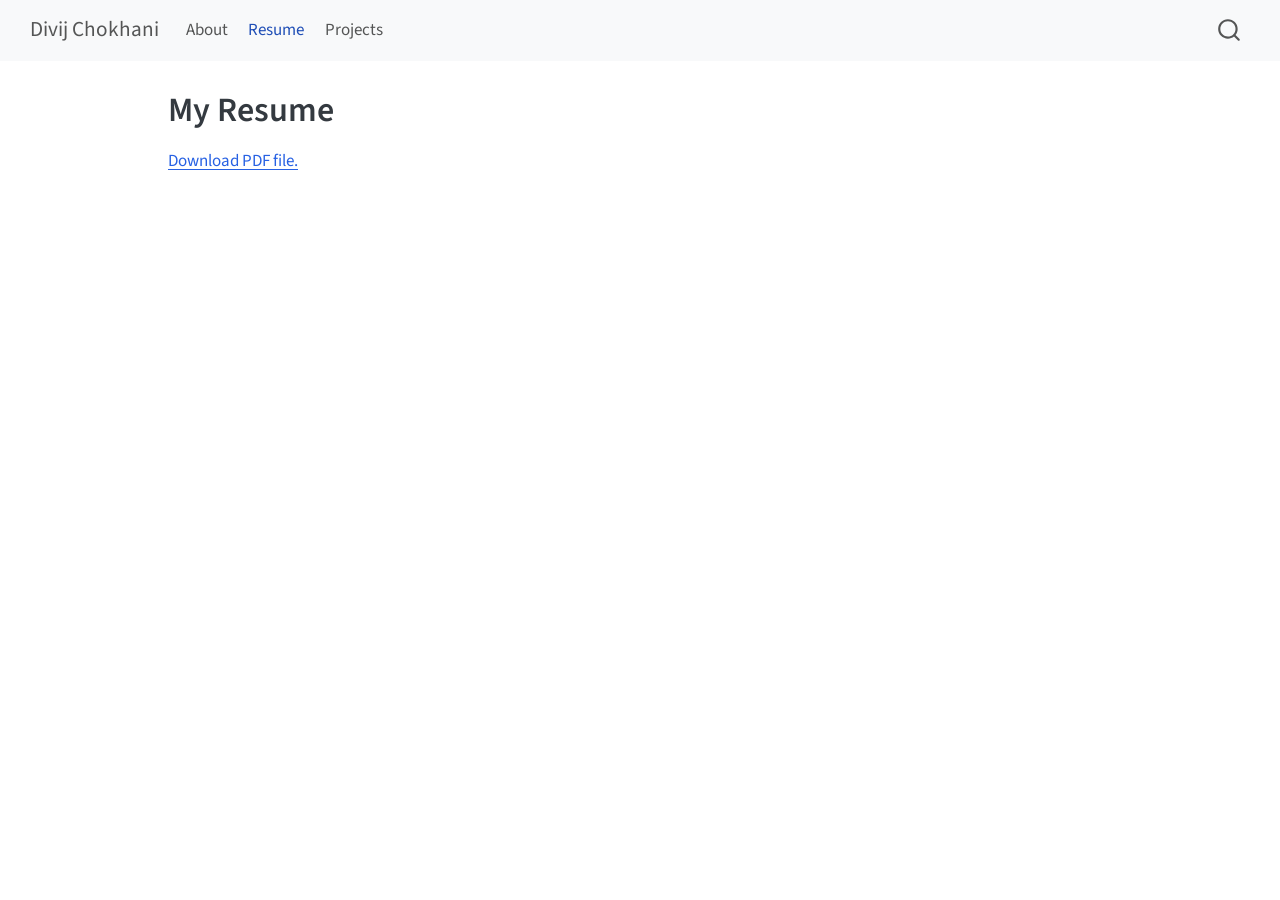
<file: docs/resume.html>
<!DOCTYPE html>
<html xmlns="http://www.w3.org/1999/xhtml" lang="en" xml:lang="en"><head>

<meta charset="utf-8">
<meta name="generator" content="quarto-1.9.13">

<meta name="viewport" content="width=device-width, initial-scale=1.0, user-scalable=yes">


<title>My Resume – Divij Chokhani</title>
<style>
code{white-space: pre-wrap;}
span.smallcaps{font-variant: small-caps;}
div.columns{display: flex; gap: min(4vw, 1.5em);}
div.column{flex: auto; overflow-x: auto;}
div.hanging-indent{margin-left: 1.5em; text-indent: -1.5em;}
ul.task-list{list-style: none;}
ul.task-list li input[type="checkbox"] {
  width: 0.8em;
  margin: 0 0.8em 0.2em -1em; /* quarto-specific, see https://github.com/quarto-dev/quarto-cli/issues/4556 */ 
  vertical-align: middle;
}
</style>


<script src="site_libs/quarto-nav/quarto-nav.js"></script>
<script src="site_libs/quarto-nav/headroom.min.js"></script>
<script src="site_libs/clipboard/clipboard.min.js"></script>
<script src="site_libs/quarto-search/autocomplete.umd.js"></script>
<script src="site_libs/quarto-search/fuse.min.js"></script>
<script src="site_libs/quarto-search/quarto-search.js"></script>
<meta name="quarto:offset" content="./">
<script src="site_libs/quarto-html/quarto.js" type="module"></script>
<script src="site_libs/quarto-html/tabsets/tabsets.js" type="module"></script>
<script src="site_libs/quarto-html/axe/axe-check.js" type="module"></script>
<script src="site_libs/quarto-html/popper.min.js"></script>
<script src="site_libs/quarto-html/tippy.umd.min.js"></script>
<script src="site_libs/quarto-html/anchor.min.js"></script>
<link href="site_libs/quarto-html/tippy.css" rel="stylesheet">
<link href="site_libs/quarto-html/quarto-syntax-highlighting-ac077c1e730dfeb5e42400639d17284e.css" rel="stylesheet" id="quarto-text-highlighting-styles">
<script src="site_libs/bootstrap/bootstrap.min.js"></script>
<link href="site_libs/bootstrap/bootstrap-icons.css" rel="stylesheet">
<link href="site_libs/bootstrap/bootstrap-ea8b8bad95bf4184e3b43d8dd9b2e34a.min.css" rel="stylesheet" append-hash="true" id="quarto-bootstrap" data-mode="light">
<script id="quarto-search-options" type="application/json">{
  "location": "navbar",
  "copy-button": false,
  "collapse-after": 3,
  "panel-placement": "end",
  "type": "overlay",
  "limit": 50,
  "keyboard-shortcut": [
    "f",
    "/",
    "s"
  ],
  "show-item-context": false,
  "language": {
    "search-no-results-text": "No results",
    "search-matching-documents-text": "matching documents",
    "search-copy-link-title": "Copy link to search",
    "search-hide-matches-text": "Hide additional matches",
    "search-more-match-text": "more match in this document",
    "search-more-matches-text": "more matches in this document",
    "search-clear-button-title": "Clear",
    "search-text-placeholder": "",
    "search-detached-cancel-button-title": "Cancel",
    "search-submit-button-title": "Submit",
    "search-label": "Search"
  }
}</script>


<link rel="stylesheet" href="styles.css">
</head>

<body class="nav-fixed quarto-light">

<div id="quarto-search-results"></div>
  <header id="quarto-header" class="headroom fixed-top">
    <nav class="navbar navbar-expand-lg " data-bs-theme="dark">
      <div class="navbar-container container-fluid">
      <div class="navbar-brand-container mx-auto">
    <a class="navbar-brand" href="./index.html">
    <span class="navbar-title">Divij Chokhani</span>
    </a>
  </div>
            <div id="quarto-search" class="" title="Search"></div>
          <button class="navbar-toggler" type="button" data-bs-toggle="collapse" data-bs-target="#navbarCollapse" aria-controls="navbarCollapse" role="menu" aria-expanded="false" aria-label="Toggle navigation" onclick="if (window.quartoToggleHeadroom) { window.quartoToggleHeadroom(); }">
  <span class="navbar-toggler-icon"></span>
</button>
          <div class="collapse navbar-collapse" id="navbarCollapse">
            <ul class="navbar-nav navbar-nav-scroll me-auto">
  <li class="nav-item">
    <a class="nav-link" href="./index.html"> 
<span class="menu-text">About</span></a>
  </li>  
  <li class="nav-item">
    <a class="nav-link active" href="./resume.html" aria-current="page"> 
<span class="menu-text">Resume</span></a>
  </li>  
  <li class="nav-item">
    <a class="nav-link" href="./projects.html"> 
<span class="menu-text">Projects</span></a>
  </li>  
</ul>
          </div> <!-- /navcollapse -->
            <div class="quarto-navbar-tools">
</div>
      </div> <!-- /container-fluid -->
    </nav>
</header>
<!-- content -->
<div id="quarto-content" class="quarto-container page-columns page-rows-contents page-layout-article page-navbar">
<!-- sidebar -->
<!-- margin-sidebar -->
    <div id="quarto-margin-sidebar" class="sidebar margin-sidebar zindex-bottom">
        
    </div>
<!-- main -->
<main class="content" id="quarto-document-content">

<header id="title-block-header" class="quarto-title-block default">
<div class="quarto-title">
<h1 class="title">My Resume</h1>
</div>



<div class="quarto-title-meta">

    
  
    
  </div>
  


</header>


<p><object data="files/Resume_Chokhani_Divij.pdf" type="application/pdf" width="100%" height="800"><a href="files/Resume_Chokhani_Divij.pdf" download="">Download PDF file.</a></object></p>



</main> <!-- /main -->
<script id="quarto-html-after-body" type="application/javascript">
  window.document.addEventListener("DOMContentLoaded", function (event) {
    const icon = "";
    const anchorJS = new window.AnchorJS();
    anchorJS.options = {
      placement: 'right',
      icon: icon
    };
    anchorJS.add('.anchored');
    const isCodeAnnotation = (el) => {
      for (const clz of el.classList) {
        if (clz.startsWith('code-annotation-')) {                     
          return true;
        }
      }
      return false;
    }
    const onCopySuccess = function(e) {
      // button target
      const button = e.trigger;
      // don't keep focus
      button.blur();
      // flash "checked"
      button.classList.add('code-copy-button-checked');
      var currentTitle = button.getAttribute("title");
      button.setAttribute("title", "Copied!");
      let tooltip;
      if (window.bootstrap) {
        button.setAttribute("data-bs-toggle", "tooltip");
        button.setAttribute("data-bs-placement", "left");
        button.setAttribute("data-bs-title", "Copied!");
        tooltip = new bootstrap.Tooltip(button, 
          { trigger: "manual", 
            customClass: "code-copy-button-tooltip",
            offset: [0, -8]});
        tooltip.show();    
      }
      setTimeout(function() {
        if (tooltip) {
          tooltip.hide();
          button.removeAttribute("data-bs-title");
          button.removeAttribute("data-bs-toggle");
          button.removeAttribute("data-bs-placement");
        }
        button.setAttribute("title", currentTitle);
        button.classList.remove('code-copy-button-checked');
      }, 1000);
      // clear code selection
      e.clearSelection();
    }
    const getTextToCopy = function(trigger) {
      const outerScaffold = trigger.parentElement.cloneNode(true);
      const codeEl = outerScaffold.querySelector('code');
      for (const childEl of codeEl.children) {
        if (isCodeAnnotation(childEl)) {
          childEl.remove();
        }
      }
      return codeEl.innerText;
    }
    const clipboard = new window.ClipboardJS('.code-copy-button:not([data-in-quarto-modal])', {
      text: getTextToCopy
    });
    clipboard.on('success', onCopySuccess);
    if (window.document.getElementById('quarto-embedded-source-code-modal')) {
      const clipboardModal = new window.ClipboardJS('.code-copy-button[data-in-quarto-modal]', {
        text: getTextToCopy,
        container: window.document.getElementById('quarto-embedded-source-code-modal')
      });
      clipboardModal.on('success', onCopySuccess);
    }
      var localhostRegex = new RegExp(/^(?:http|https):\/\/localhost\:?[0-9]*\//);
      var mailtoRegex = new RegExp(/^mailto:/);
        var filterRegex = new RegExp('/' + window.location.host + '/');
      var isInternal = (href) => {
          return filterRegex.test(href) || localhostRegex.test(href) || mailtoRegex.test(href);
      }
      // Inspect non-navigation links and adorn them if external
     var links = window.document.querySelectorAll('a[href]:not(.nav-link):not(.navbar-brand):not(.toc-action):not(.sidebar-link):not(.sidebar-item-toggle):not(.pagination-link):not(.no-external):not([aria-hidden]):not(.dropdown-item):not(.quarto-navigation-tool):not(.about-link)');
      for (var i=0; i<links.length; i++) {
        const link = links[i];
        if (!isInternal(link.href)) {
          // undo the damage that might have been done by quarto-nav.js in the case of
          // links that we want to consider external
          if (link.dataset.originalHref !== undefined) {
            link.href = link.dataset.originalHref;
          }
        }
      }
    function tippyHover(el, contentFn, onTriggerFn, onUntriggerFn) {
      const config = {
        allowHTML: true,
        maxWidth: 500,
        delay: 100,
        arrow: false,
        appendTo: function(el) {
            return el.parentElement;
        },
        interactive: true,
        interactiveBorder: 10,
        theme: 'quarto',
        placement: 'bottom-start',
      };
      if (contentFn) {
        config.content = contentFn;
      }
      if (onTriggerFn) {
        config.onTrigger = onTriggerFn;
      }
      if (onUntriggerFn) {
        config.onUntrigger = onUntriggerFn;
      }
      window.tippy(el, config); 
    }
    const noterefs = window.document.querySelectorAll('a[role="doc-noteref"]');
    for (var i=0; i<noterefs.length; i++) {
      const ref = noterefs[i];
      tippyHover(ref, function() {
        // use id or data attribute instead here
        let href = ref.getAttribute('data-footnote-href') || ref.getAttribute('href');
        try { href = new URL(href).hash; } catch {}
        const id = href.replace(/^#\/?/, "");
        const note = window.document.getElementById(id);
        if (note) {
          return note.innerHTML;
        } else {
          return "";
        }
      });
    }
    const xrefs = window.document.querySelectorAll('a.quarto-xref');
    const processXRef = (id, note) => {
      // Strip column container classes
      const stripColumnClz = (el) => {
        el.classList.remove("page-full", "page-columns");
        if (el.children) {
          for (const child of el.children) {
            stripColumnClz(child);
          }
        }
      }
      stripColumnClz(note)
      if (id === null || id.startsWith('sec-')) {
        // Special case sections, only their first couple elements
        const container = document.createElement("div");
        if (note.children && note.children.length > 2) {
          container.appendChild(note.children[0].cloneNode(true));
          for (let i = 1; i < note.children.length; i++) {
            const child = note.children[i];
            if (child.tagName === "P" && child.innerText === "") {
              continue;
            } else {
              container.appendChild(child.cloneNode(true));
              break;
            }
          }
          if (window.Quarto?.typesetMath) {
            window.Quarto.typesetMath(container);
          }
          return container.innerHTML
        } else {
          if (window.Quarto?.typesetMath) {
            window.Quarto.typesetMath(note);
          }
          return note.innerHTML;
        }
      } else {
        // Remove any anchor links if they are present
        const anchorLink = note.querySelector('a.anchorjs-link');
        if (anchorLink) {
          anchorLink.remove();
        }
        if (window.Quarto?.typesetMath) {
          window.Quarto.typesetMath(note);
        }
        if (note.classList.contains("callout")) {
          return note.outerHTML;
        } else {
          return note.innerHTML;
        }
      }
    }
    for (var i=0; i<xrefs.length; i++) {
      const xref = xrefs[i];
      tippyHover(xref, undefined, function(instance) {
        instance.disable();
        let url = xref.getAttribute('href');
        let hash = undefined; 
        if (url.startsWith('#')) {
          hash = url;
        } else {
          try { hash = new URL(url).hash; } catch {}
        }
        if (hash) {
          const id = hash.replace(/^#\/?/, "");
          const note = window.document.getElementById(id);
          if (note !== null) {
            try {
              const html = processXRef(id, note.cloneNode(true));
              instance.setContent(html);
            } finally {
              instance.enable();
              instance.show();
            }
          } else {
            // See if we can fetch this
            fetch(url.split('#')[0])
            .then(res => res.text())
            .then(html => {
              const parser = new DOMParser();
              const htmlDoc = parser.parseFromString(html, "text/html");
              const note = htmlDoc.getElementById(id);
              if (note !== null) {
                const html = processXRef(id, note);
                instance.setContent(html);
              } 
            }).finally(() => {
              instance.enable();
              instance.show();
            });
          }
        } else {
          // See if we can fetch a full url (with no hash to target)
          // This is a special case and we should probably do some content thinning / targeting
          fetch(url)
          .then(res => res.text())
          .then(html => {
            const parser = new DOMParser();
            const htmlDoc = parser.parseFromString(html, "text/html");
            const note = htmlDoc.querySelector('main.content');
            if (note !== null) {
              // This should only happen for chapter cross references
              // (since there is no id in the URL)
              // remove the first header
              if (note.children.length > 0 && note.children[0].tagName === "HEADER") {
                note.children[0].remove();
              }
              const html = processXRef(null, note);
              instance.setContent(html);
            } 
          }).finally(() => {
            instance.enable();
            instance.show();
          });
        }
      }, function(instance) {
      });
    }
        let selectedAnnoteEl;
        const selectorForAnnotation = ( cell, annotation) => {
          let cellAttr = 'data-code-cell="' + cell + '"';
          let lineAttr = 'data-code-annotation="' +  annotation + '"';
          const selector = 'span[' + cellAttr + '][' + lineAttr + ']';
          return selector;
        }
        const selectCodeLines = (annoteEl) => {
          const doc = window.document;
          const targetCell = annoteEl.getAttribute("data-target-cell");
          const targetAnnotation = annoteEl.getAttribute("data-target-annotation");
          const annoteSpan = window.document.querySelector(selectorForAnnotation(targetCell, targetAnnotation));
          const lines = annoteSpan.getAttribute("data-code-lines").split(",");
          const lineIds = lines.map((line) => {
            return targetCell + "-" + line;
          })
          let top = null;
          let height = null;
          let parent = null;
          if (lineIds.length > 0) {
              //compute the position of the single el (top and bottom and make a div)
              const el = window.document.getElementById(lineIds[0]);
              top = el.offsetTop;
              height = el.offsetHeight;
              parent = el.parentElement.parentElement;
            if (lineIds.length > 1) {
              const lastEl = window.document.getElementById(lineIds[lineIds.length - 1]);
              const bottom = lastEl.offsetTop + lastEl.offsetHeight;
              height = bottom - top;
            }
            if (top !== null && height !== null && parent !== null) {
              // cook up a div (if necessary) and position it 
              let div = window.document.getElementById("code-annotation-line-highlight");
              if (div === null) {
                div = window.document.createElement("div");
                div.setAttribute("id", "code-annotation-line-highlight");
                div.style.position = 'absolute';
                parent.appendChild(div);
              }
              div.style.top = top - 2 + "px";
              div.style.height = height + 4 + "px";
              div.style.left = 0;
              let gutterDiv = window.document.getElementById("code-annotation-line-highlight-gutter");
              if (gutterDiv === null) {
                gutterDiv = window.document.createElement("div");
                gutterDiv.setAttribute("id", "code-annotation-line-highlight-gutter");
                gutterDiv.style.position = 'absolute';
                const codeCell = window.document.getElementById(targetCell);
                const gutter = codeCell.querySelector('.code-annotation-gutter');
                gutter.appendChild(gutterDiv);
              }
              gutterDiv.style.top = top - 2 + "px";
              gutterDiv.style.height = height + 4 + "px";
            }
            selectedAnnoteEl = annoteEl;
          }
        };
        const unselectCodeLines = () => {
          const elementsIds = ["code-annotation-line-highlight", "code-annotation-line-highlight-gutter"];
          elementsIds.forEach((elId) => {
            const div = window.document.getElementById(elId);
            if (div) {
              div.remove();
            }
          });
          selectedAnnoteEl = undefined;
        };
          // Handle positioning of the toggle
      window.addEventListener(
        "resize",
        throttle(() => {
          elRect = undefined;
          if (selectedAnnoteEl) {
            selectCodeLines(selectedAnnoteEl);
          }
        }, 10)
      );
      function throttle(fn, ms) {
      let throttle = false;
      let timer;
        return (...args) => {
          if(!throttle) { // first call gets through
              fn.apply(this, args);
              throttle = true;
          } else { // all the others get throttled
              if(timer) clearTimeout(timer); // cancel #2
              timer = setTimeout(() => {
                fn.apply(this, args);
                timer = throttle = false;
              }, ms);
          }
        };
      }
        // Attach click handler to the DT
        const annoteDls = window.document.querySelectorAll('dt[data-target-cell]');
        for (const annoteDlNode of annoteDls) {
          annoteDlNode.addEventListener('click', (event) => {
            const clickedEl = event.target;
            if (clickedEl !== selectedAnnoteEl) {
              unselectCodeLines();
              const activeEl = window.document.querySelector('dt[data-target-cell].code-annotation-active');
              if (activeEl) {
                activeEl.classList.remove('code-annotation-active');
              }
              selectCodeLines(clickedEl);
              clickedEl.classList.add('code-annotation-active');
            } else {
              // Unselect the line
              unselectCodeLines();
              clickedEl.classList.remove('code-annotation-active');
            }
          });
        }
    const findCites = (el) => {
      const parentEl = el.parentElement;
      if (parentEl) {
        const cites = parentEl.dataset.cites;
        if (cites) {
          return {
            el,
            cites: cites.split(' ')
          };
        } else {
          return findCites(el.parentElement)
        }
      } else {
        return undefined;
      }
    };
    var bibliorefs = window.document.querySelectorAll('a[role="doc-biblioref"]');
    for (var i=0; i<bibliorefs.length; i++) {
      const ref = bibliorefs[i];
      const citeInfo = findCites(ref);
      if (citeInfo) {
        tippyHover(citeInfo.el, function() {
          var popup = window.document.createElement('div');
          citeInfo.cites.forEach(function(cite) {
            var citeDiv = window.document.createElement('div');
            citeDiv.classList.add('hanging-indent');
            citeDiv.classList.add('csl-entry');
            var biblioDiv = window.document.getElementById('ref-' + cite);
            if (biblioDiv) {
              citeDiv.innerHTML = biblioDiv.innerHTML;
            }
            popup.appendChild(citeDiv);
          });
          return popup.innerHTML;
        });
      }
    }
  });
  </script>
</div> <!-- /content -->




</body></html>
</file>
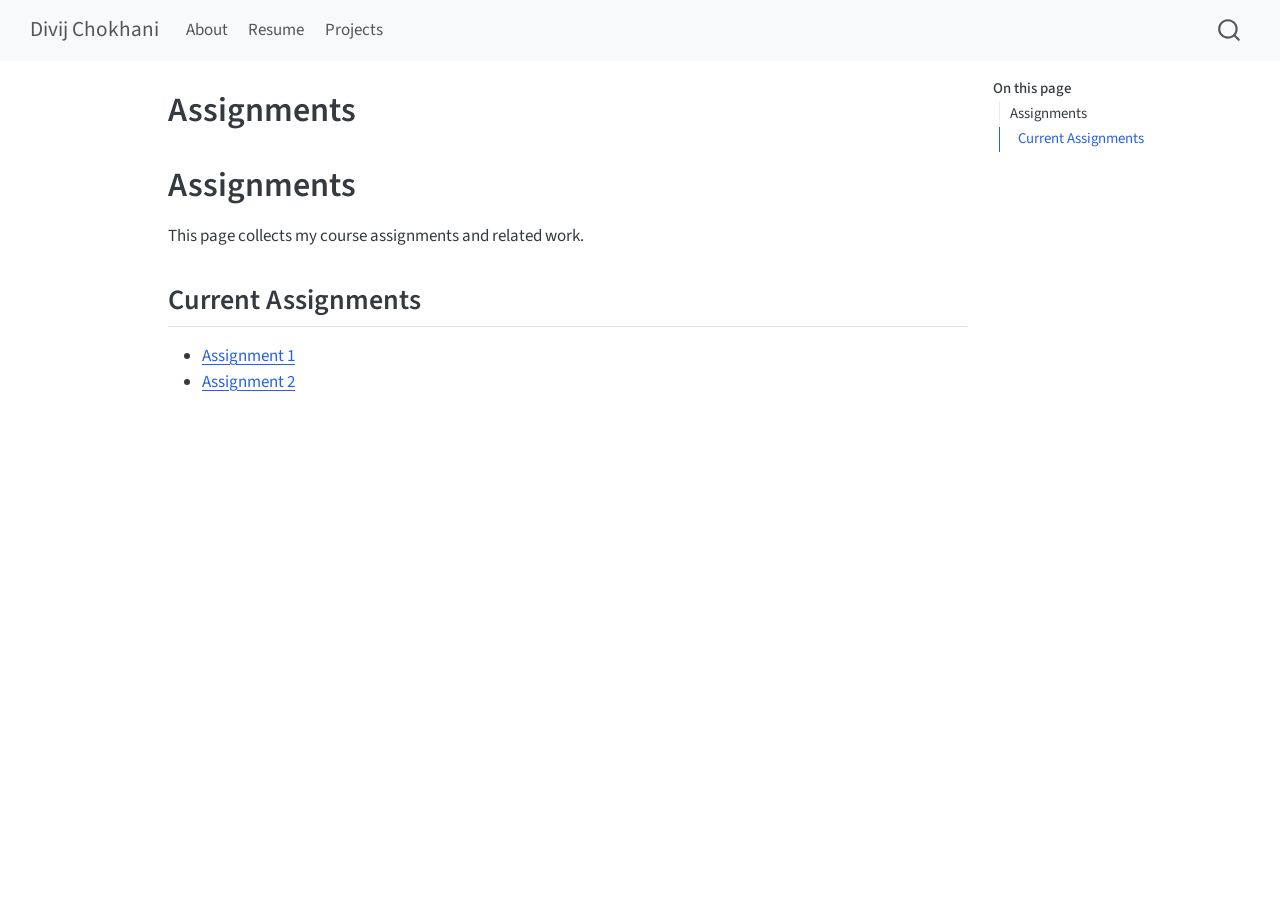
<file: docs/quarto_website/assignment.html>
<!DOCTYPE html>
<html xmlns="http://www.w3.org/1999/xhtml" lang="en" xml:lang="en"><head>

<meta charset="utf-8">
<meta name="generator" content="quarto-1.9.13">

<meta name="viewport" content="width=device-width, initial-scale=1.0, user-scalable=yes">


<title>Assignments – Divij Chokhani</title>
<style>
code{white-space: pre-wrap;}
span.smallcaps{font-variant: small-caps;}
div.columns{display: flex; gap: min(4vw, 1.5em);}
div.column{flex: auto; overflow-x: auto;}
div.hanging-indent{margin-left: 1.5em; text-indent: -1.5em;}
ul.task-list{list-style: none;}
ul.task-list li input[type="checkbox"] {
  width: 0.8em;
  margin: 0 0.8em 0.2em -1em; /* quarto-specific, see https://github.com/quarto-dev/quarto-cli/issues/4556 */ 
  vertical-align: middle;
}
</style>


<script src="../site_libs/quarto-nav/quarto-nav.js"></script>
<script src="../site_libs/quarto-nav/headroom.min.js"></script>
<script src="../site_libs/clipboard/clipboard.min.js"></script>
<script src="../site_libs/quarto-search/autocomplete.umd.js"></script>
<script src="../site_libs/quarto-search/fuse.min.js"></script>
<script src="../site_libs/quarto-search/quarto-search.js"></script>
<meta name="quarto:offset" content="../">
<script src="../site_libs/quarto-html/quarto.js" type="module"></script>
<script src="../site_libs/quarto-html/tabsets/tabsets.js" type="module"></script>
<script src="../site_libs/quarto-html/axe/axe-check.js" type="module"></script>
<script src="../site_libs/quarto-html/popper.min.js"></script>
<script src="../site_libs/quarto-html/tippy.umd.min.js"></script>
<script src="../site_libs/quarto-html/anchor.min.js"></script>
<link href="../site_libs/quarto-html/tippy.css" rel="stylesheet">
<link href="../site_libs/quarto-html/quarto-syntax-highlighting-ac077c1e730dfeb5e42400639d17284e.css" rel="stylesheet" id="quarto-text-highlighting-styles">
<script src="../site_libs/bootstrap/bootstrap.min.js"></script>
<link href="../site_libs/bootstrap/bootstrap-icons.css" rel="stylesheet">
<link href="../site_libs/bootstrap/bootstrap-ea8b8bad95bf4184e3b43d8dd9b2e34a.min.css" rel="stylesheet" append-hash="true" id="quarto-bootstrap" data-mode="light">
<script id="quarto-search-options" type="application/json">{
  "location": "navbar",
  "copy-button": false,
  "collapse-after": 3,
  "panel-placement": "end",
  "type": "overlay",
  "limit": 50,
  "keyboard-shortcut": [
    "f",
    "/",
    "s"
  ],
  "show-item-context": false,
  "language": {
    "search-no-results-text": "No results",
    "search-matching-documents-text": "matching documents",
    "search-copy-link-title": "Copy link to search",
    "search-hide-matches-text": "Hide additional matches",
    "search-more-match-text": "more match in this document",
    "search-more-matches-text": "more matches in this document",
    "search-clear-button-title": "Clear",
    "search-text-placeholder": "",
    "search-detached-cancel-button-title": "Cancel",
    "search-submit-button-title": "Submit",
    "search-label": "Search"
  }
}</script>


<link rel="stylesheet" href="../styles.css">
</head>

<body class="nav-fixed quarto-light">

<div id="quarto-search-results"></div>
  <header id="quarto-header" class="headroom fixed-top">
    <nav class="navbar navbar-expand-lg " data-bs-theme="dark">
      <div class="navbar-container container-fluid">
      <div class="navbar-brand-container mx-auto">
    <a class="navbar-brand" href="../index.html">
    <span class="navbar-title">Divij Chokhani</span>
    </a>
  </div>
            <div id="quarto-search" class="" title="Search"></div>
          <button class="navbar-toggler" type="button" data-bs-toggle="collapse" data-bs-target="#navbarCollapse" aria-controls="navbarCollapse" role="menu" aria-expanded="false" aria-label="Toggle navigation" onclick="if (window.quartoToggleHeadroom) { window.quartoToggleHeadroom(); }">
  <span class="navbar-toggler-icon"></span>
</button>
          <div class="collapse navbar-collapse" id="navbarCollapse">
            <ul class="navbar-nav navbar-nav-scroll me-auto">
  <li class="nav-item">
    <a class="nav-link" href="../index.html"> 
<span class="menu-text">About</span></a>
  </li>  
  <li class="nav-item">
    <a class="nav-link" href="../resume.html"> 
<span class="menu-text">Resume</span></a>
  </li>  
  <li class="nav-item">
    <a class="nav-link" href="../projects.html"> 
<span class="menu-text">Projects</span></a>
  </li>  
</ul>
          </div> <!-- /navcollapse -->
            <div class="quarto-navbar-tools">
</div>
      </div> <!-- /container-fluid -->
    </nav>
</header>
<!-- content -->
<div id="quarto-content" class="quarto-container page-columns page-rows-contents page-layout-article page-navbar">
<!-- sidebar -->
<!-- margin-sidebar -->
    <div id="quarto-margin-sidebar" class="sidebar margin-sidebar">
        <nav id="TOC" role="doc-toc" class="toc-active">
    <h2 id="toc-title">On this page</h2>
   
  <ul>
  <li><a href="#assignments" id="toc-assignments" class="nav-link active" data-scroll-target="#assignments">Assignments</a>
  <ul class="collapse">
  <li><a href="#current-assignments" id="toc-current-assignments" class="nav-link" data-scroll-target="#current-assignments">Current Assignments</a></li>
  </ul></li>
  </ul>
</nav>
    </div>
<!-- main -->
<main class="content" id="quarto-document-content">

<header id="title-block-header" class="quarto-title-block default">
<div class="quarto-title">
<h1 class="title">Assignments</h1>
</div>



<div class="quarto-title-meta">

    
  
    
  </div>
  


</header>


<section id="assignments" class="level1">
<h1>Assignments</h1>
<p>This page collects my course assignments and related work.</p>
<section id="current-assignments" class="level2">
<h2 class="anchored" data-anchor-id="current-assignments">Current Assignments</h2>
<ul>
<li><a href="assignment_files/hw1/index.html">Assignment 1</a></li>
<li><a href="assignment_files/hw2/index.html">Assignment 2</a></li>
</ul>


</section>
</section>

</main> <!-- /main -->
<script id="quarto-html-after-body" type="application/javascript">
  window.document.addEventListener("DOMContentLoaded", function (event) {
    const icon = "";
    const anchorJS = new window.AnchorJS();
    anchorJS.options = {
      placement: 'right',
      icon: icon
    };
    anchorJS.add('.anchored');
    const isCodeAnnotation = (el) => {
      for (const clz of el.classList) {
        if (clz.startsWith('code-annotation-')) {                     
          return true;
        }
      }
      return false;
    }
    const onCopySuccess = function(e) {
      // button target
      const button = e.trigger;
      // don't keep focus
      button.blur();
      // flash "checked"
      button.classList.add('code-copy-button-checked');
      var currentTitle = button.getAttribute("title");
      button.setAttribute("title", "Copied!");
      let tooltip;
      if (window.bootstrap) {
        button.setAttribute("data-bs-toggle", "tooltip");
        button.setAttribute("data-bs-placement", "left");
        button.setAttribute("data-bs-title", "Copied!");
        tooltip = new bootstrap.Tooltip(button, 
          { trigger: "manual", 
            customClass: "code-copy-button-tooltip",
            offset: [0, -8]});
        tooltip.show();    
      }
      setTimeout(function() {
        if (tooltip) {
          tooltip.hide();
          button.removeAttribute("data-bs-title");
          button.removeAttribute("data-bs-toggle");
          button.removeAttribute("data-bs-placement");
        }
        button.setAttribute("title", currentTitle);
        button.classList.remove('code-copy-button-checked');
      }, 1000);
      // clear code selection
      e.clearSelection();
    }
    const getTextToCopy = function(trigger) {
      const outerScaffold = trigger.parentElement.cloneNode(true);
      const codeEl = outerScaffold.querySelector('code');
      for (const childEl of codeEl.children) {
        if (isCodeAnnotation(childEl)) {
          childEl.remove();
        }
      }
      return codeEl.innerText;
    }
    const clipboard = new window.ClipboardJS('.code-copy-button:not([data-in-quarto-modal])', {
      text: getTextToCopy
    });
    clipboard.on('success', onCopySuccess);
    if (window.document.getElementById('quarto-embedded-source-code-modal')) {
      const clipboardModal = new window.ClipboardJS('.code-copy-button[data-in-quarto-modal]', {
        text: getTextToCopy,
        container: window.document.getElementById('quarto-embedded-source-code-modal')
      });
      clipboardModal.on('success', onCopySuccess);
    }
      var localhostRegex = new RegExp(/^(?:http|https):\/\/localhost\:?[0-9]*\//);
      var mailtoRegex = new RegExp(/^mailto:/);
        var filterRegex = new RegExp('/' + window.location.host + '/');
      var isInternal = (href) => {
          return filterRegex.test(href) || localhostRegex.test(href) || mailtoRegex.test(href);
      }
      // Inspect non-navigation links and adorn them if external
     var links = window.document.querySelectorAll('a[href]:not(.nav-link):not(.navbar-brand):not(.toc-action):not(.sidebar-link):not(.sidebar-item-toggle):not(.pagination-link):not(.no-external):not([aria-hidden]):not(.dropdown-item):not(.quarto-navigation-tool):not(.about-link)');
      for (var i=0; i<links.length; i++) {
        const link = links[i];
        if (!isInternal(link.href)) {
          // undo the damage that might have been done by quarto-nav.js in the case of
          // links that we want to consider external
          if (link.dataset.originalHref !== undefined) {
            link.href = link.dataset.originalHref;
          }
        }
      }
    function tippyHover(el, contentFn, onTriggerFn, onUntriggerFn) {
      const config = {
        allowHTML: true,
        maxWidth: 500,
        delay: 100,
        arrow: false,
        appendTo: function(el) {
            return el.parentElement;
        },
        interactive: true,
        interactiveBorder: 10,
        theme: 'quarto',
        placement: 'bottom-start',
      };
      if (contentFn) {
        config.content = contentFn;
      }
      if (onTriggerFn) {
        config.onTrigger = onTriggerFn;
      }
      if (onUntriggerFn) {
        config.onUntrigger = onUntriggerFn;
      }
      window.tippy(el, config); 
    }
    const noterefs = window.document.querySelectorAll('a[role="doc-noteref"]');
    for (var i=0; i<noterefs.length; i++) {
      const ref = noterefs[i];
      tippyHover(ref, function() {
        // use id or data attribute instead here
        let href = ref.getAttribute('data-footnote-href') || ref.getAttribute('href');
        try { href = new URL(href).hash; } catch {}
        const id = href.replace(/^#\/?/, "");
        const note = window.document.getElementById(id);
        if (note) {
          return note.innerHTML;
        } else {
          return "";
        }
      });
    }
    const xrefs = window.document.querySelectorAll('a.quarto-xref');
    const processXRef = (id, note) => {
      // Strip column container classes
      const stripColumnClz = (el) => {
        el.classList.remove("page-full", "page-columns");
        if (el.children) {
          for (const child of el.children) {
            stripColumnClz(child);
          }
        }
      }
      stripColumnClz(note)
      if (id === null || id.startsWith('sec-')) {
        // Special case sections, only their first couple elements
        const container = document.createElement("div");
        if (note.children && note.children.length > 2) {
          container.appendChild(note.children[0].cloneNode(true));
          for (let i = 1; i < note.children.length; i++) {
            const child = note.children[i];
            if (child.tagName === "P" && child.innerText === "") {
              continue;
            } else {
              container.appendChild(child.cloneNode(true));
              break;
            }
          }
          if (window.Quarto?.typesetMath) {
            window.Quarto.typesetMath(container);
          }
          return container.innerHTML
        } else {
          if (window.Quarto?.typesetMath) {
            window.Quarto.typesetMath(note);
          }
          return note.innerHTML;
        }
      } else {
        // Remove any anchor links if they are present
        const anchorLink = note.querySelector('a.anchorjs-link');
        if (anchorLink) {
          anchorLink.remove();
        }
        if (window.Quarto?.typesetMath) {
          window.Quarto.typesetMath(note);
        }
        if (note.classList.contains("callout")) {
          return note.outerHTML;
        } else {
          return note.innerHTML;
        }
      }
    }
    for (var i=0; i<xrefs.length; i++) {
      const xref = xrefs[i];
      tippyHover(xref, undefined, function(instance) {
        instance.disable();
        let url = xref.getAttribute('href');
        let hash = undefined; 
        if (url.startsWith('#')) {
          hash = url;
        } else {
          try { hash = new URL(url).hash; } catch {}
        }
        if (hash) {
          const id = hash.replace(/^#\/?/, "");
          const note = window.document.getElementById(id);
          if (note !== null) {
            try {
              const html = processXRef(id, note.cloneNode(true));
              instance.setContent(html);
            } finally {
              instance.enable();
              instance.show();
            }
          } else {
            // See if we can fetch this
            fetch(url.split('#')[0])
            .then(res => res.text())
            .then(html => {
              const parser = new DOMParser();
              const htmlDoc = parser.parseFromString(html, "text/html");
              const note = htmlDoc.getElementById(id);
              if (note !== null) {
                const html = processXRef(id, note);
                instance.setContent(html);
              } 
            }).finally(() => {
              instance.enable();
              instance.show();
            });
          }
        } else {
          // See if we can fetch a full url (with no hash to target)
          // This is a special case and we should probably do some content thinning / targeting
          fetch(url)
          .then(res => res.text())
          .then(html => {
            const parser = new DOMParser();
            const htmlDoc = parser.parseFromString(html, "text/html");
            const note = htmlDoc.querySelector('main.content');
            if (note !== null) {
              // This should only happen for chapter cross references
              // (since there is no id in the URL)
              // remove the first header
              if (note.children.length > 0 && note.children[0].tagName === "HEADER") {
                note.children[0].remove();
              }
              const html = processXRef(null, note);
              instance.setContent(html);
            } 
          }).finally(() => {
            instance.enable();
            instance.show();
          });
        }
      }, function(instance) {
      });
    }
        let selectedAnnoteEl;
        const selectorForAnnotation = ( cell, annotation) => {
          let cellAttr = 'data-code-cell="' + cell + '"';
          let lineAttr = 'data-code-annotation="' +  annotation + '"';
          const selector = 'span[' + cellAttr + '][' + lineAttr + ']';
          return selector;
        }
        const selectCodeLines = (annoteEl) => {
          const doc = window.document;
          const targetCell = annoteEl.getAttribute("data-target-cell");
          const targetAnnotation = annoteEl.getAttribute("data-target-annotation");
          const annoteSpan = window.document.querySelector(selectorForAnnotation(targetCell, targetAnnotation));
          const lines = annoteSpan.getAttribute("data-code-lines").split(",");
          const lineIds = lines.map((line) => {
            return targetCell + "-" + line;
          })
          let top = null;
          let height = null;
          let parent = null;
          if (lineIds.length > 0) {
              //compute the position of the single el (top and bottom and make a div)
              const el = window.document.getElementById(lineIds[0]);
              top = el.offsetTop;
              height = el.offsetHeight;
              parent = el.parentElement.parentElement;
            if (lineIds.length > 1) {
              const lastEl = window.document.getElementById(lineIds[lineIds.length - 1]);
              const bottom = lastEl.offsetTop + lastEl.offsetHeight;
              height = bottom - top;
            }
            if (top !== null && height !== null && parent !== null) {
              // cook up a div (if necessary) and position it 
              let div = window.document.getElementById("code-annotation-line-highlight");
              if (div === null) {
                div = window.document.createElement("div");
                div.setAttribute("id", "code-annotation-line-highlight");
                div.style.position = 'absolute';
                parent.appendChild(div);
              }
              div.style.top = top - 2 + "px";
              div.style.height = height + 4 + "px";
              div.style.left = 0;
              let gutterDiv = window.document.getElementById("code-annotation-line-highlight-gutter");
              if (gutterDiv === null) {
                gutterDiv = window.document.createElement("div");
                gutterDiv.setAttribute("id", "code-annotation-line-highlight-gutter");
                gutterDiv.style.position = 'absolute';
                const codeCell = window.document.getElementById(targetCell);
                const gutter = codeCell.querySelector('.code-annotation-gutter');
                gutter.appendChild(gutterDiv);
              }
              gutterDiv.style.top = top - 2 + "px";
              gutterDiv.style.height = height + 4 + "px";
            }
            selectedAnnoteEl = annoteEl;
          }
        };
        const unselectCodeLines = () => {
          const elementsIds = ["code-annotation-line-highlight", "code-annotation-line-highlight-gutter"];
          elementsIds.forEach((elId) => {
            const div = window.document.getElementById(elId);
            if (div) {
              div.remove();
            }
          });
          selectedAnnoteEl = undefined;
        };
          // Handle positioning of the toggle
      window.addEventListener(
        "resize",
        throttle(() => {
          elRect = undefined;
          if (selectedAnnoteEl) {
            selectCodeLines(selectedAnnoteEl);
          }
        }, 10)
      );
      function throttle(fn, ms) {
      let throttle = false;
      let timer;
        return (...args) => {
          if(!throttle) { // first call gets through
              fn.apply(this, args);
              throttle = true;
          } else { // all the others get throttled
              if(timer) clearTimeout(timer); // cancel #2
              timer = setTimeout(() => {
                fn.apply(this, args);
                timer = throttle = false;
              }, ms);
          }
        };
      }
        // Attach click handler to the DT
        const annoteDls = window.document.querySelectorAll('dt[data-target-cell]');
        for (const annoteDlNode of annoteDls) {
          annoteDlNode.addEventListener('click', (event) => {
            const clickedEl = event.target;
            if (clickedEl !== selectedAnnoteEl) {
              unselectCodeLines();
              const activeEl = window.document.querySelector('dt[data-target-cell].code-annotation-active');
              if (activeEl) {
                activeEl.classList.remove('code-annotation-active');
              }
              selectCodeLines(clickedEl);
              clickedEl.classList.add('code-annotation-active');
            } else {
              // Unselect the line
              unselectCodeLines();
              clickedEl.classList.remove('code-annotation-active');
            }
          });
        }
    const findCites = (el) => {
      const parentEl = el.parentElement;
      if (parentEl) {
        const cites = parentEl.dataset.cites;
        if (cites) {
          return {
            el,
            cites: cites.split(' ')
          };
        } else {
          return findCites(el.parentElement)
        }
      } else {
        return undefined;
      }
    };
    var bibliorefs = window.document.querySelectorAll('a[role="doc-biblioref"]');
    for (var i=0; i<bibliorefs.length; i++) {
      const ref = bibliorefs[i];
      const citeInfo = findCites(ref);
      if (citeInfo) {
        tippyHover(citeInfo.el, function() {
          var popup = window.document.createElement('div');
          citeInfo.cites.forEach(function(cite) {
            var citeDiv = window.document.createElement('div');
            citeDiv.classList.add('hanging-indent');
            citeDiv.classList.add('csl-entry');
            var biblioDiv = window.document.getElementById('ref-' + cite);
            if (biblioDiv) {
              citeDiv.innerHTML = biblioDiv.innerHTML;
            }
            popup.appendChild(citeDiv);
          });
          return popup.innerHTML;
        });
      }
    }
  });
  </script>
</div> <!-- /content -->




</body></html>
</file>
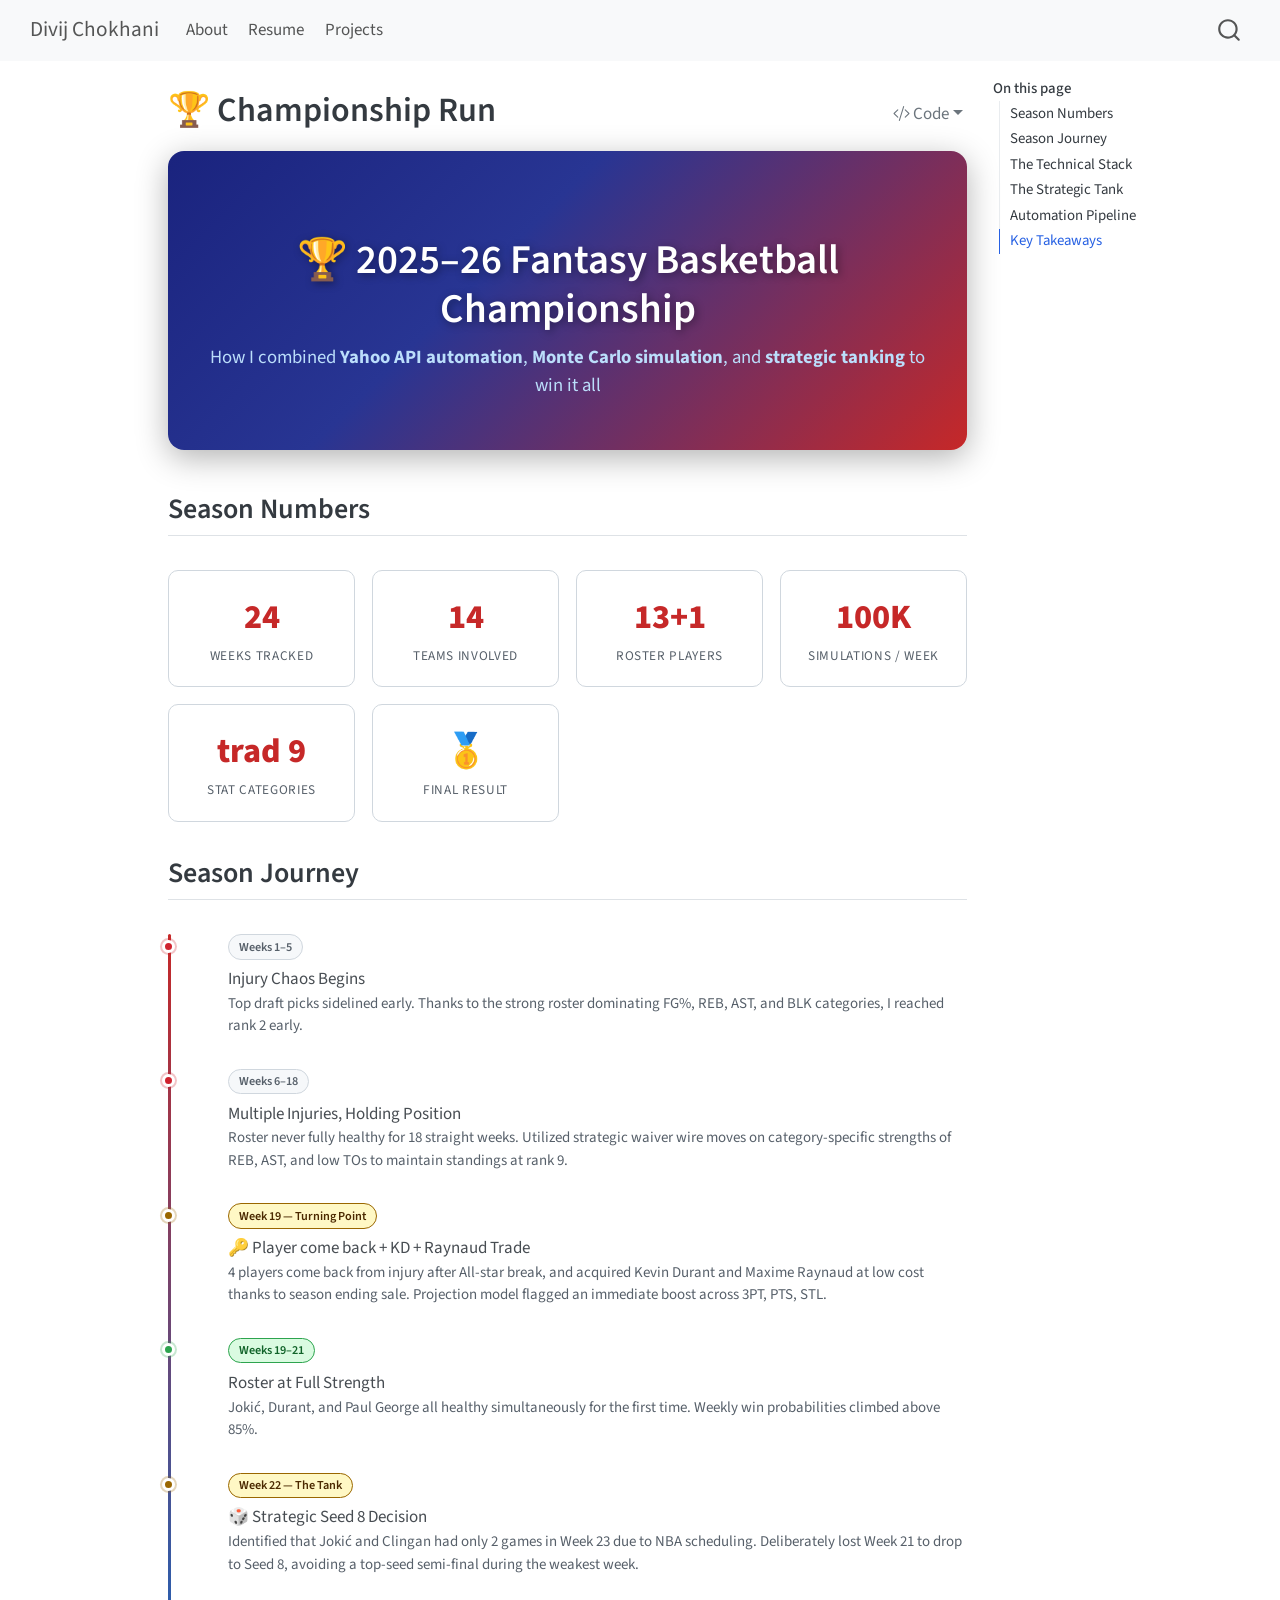
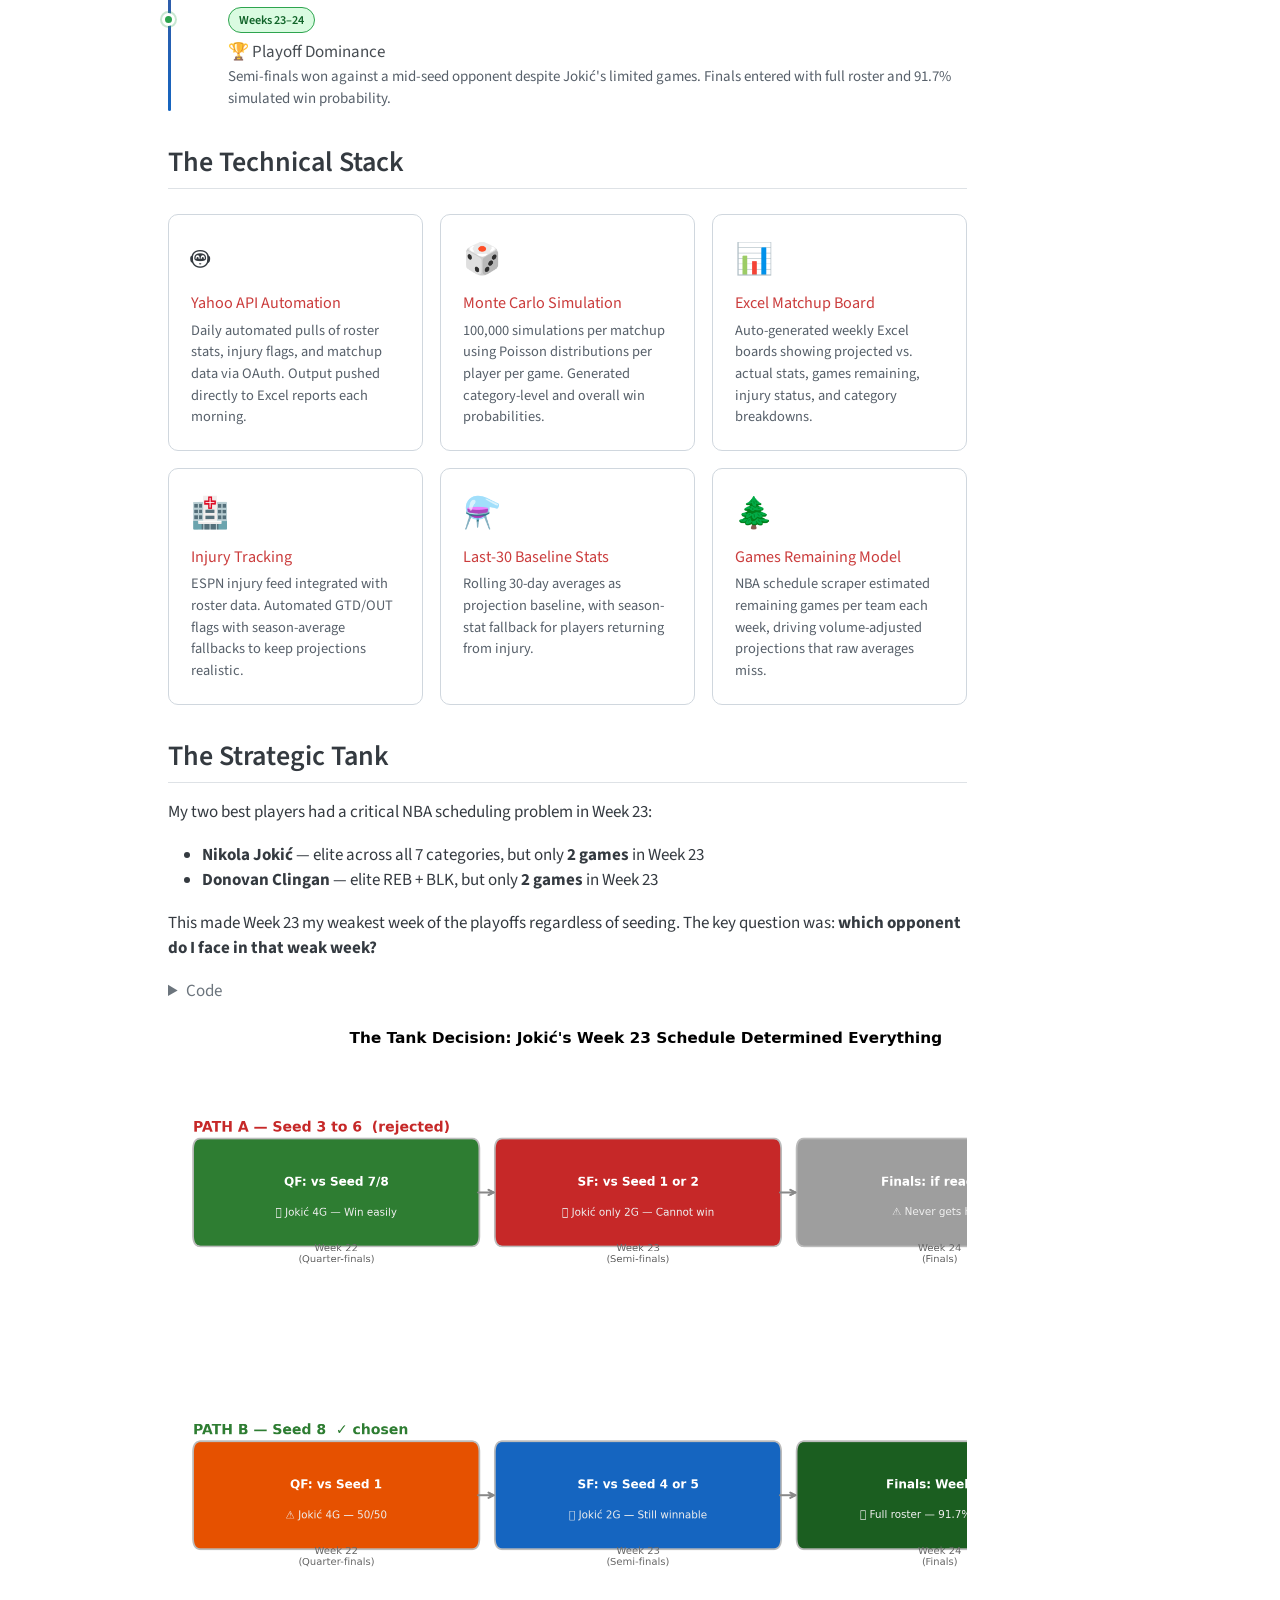
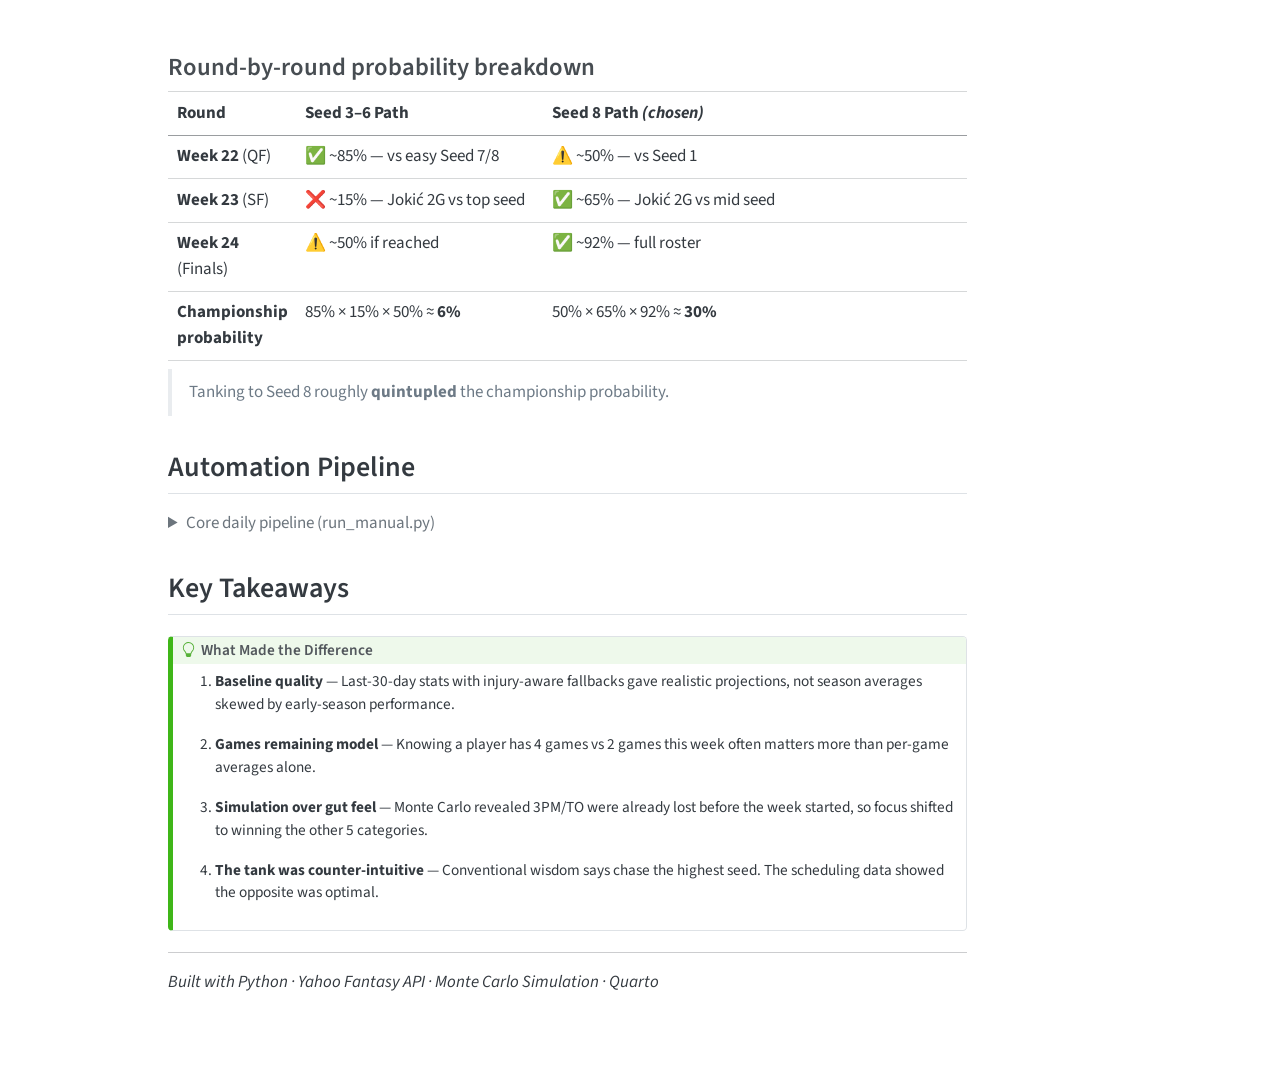
<file: docs/quarto_website/fantasy-championship.html>
<!DOCTYPE html>
<html xmlns="http://www.w3.org/1999/xhtml" lang="en" xml:lang="en"><head>

<meta charset="utf-8">
<meta name="generator" content="quarto-1.9.13">

<meta name="viewport" content="width=device-width, initial-scale=1.0, user-scalable=yes">


<title>🏆 Championship Run – Divij Chokhani</title>
<style>
code{white-space: pre-wrap;}
span.smallcaps{font-variant: small-caps;}
div.columns{display: flex; gap: min(4vw, 1.5em);}
div.column{flex: auto; overflow-x: auto;}
div.hanging-indent{margin-left: 1.5em; text-indent: -1.5em;}
ul.task-list{list-style: none;}
ul.task-list li input[type="checkbox"] {
  width: 0.8em;
  margin: 0 0.8em 0.2em -1em; /* quarto-specific, see https://github.com/quarto-dev/quarto-cli/issues/4556 */ 
  vertical-align: middle;
}
/* CSS for syntax highlighting */
html { -webkit-text-size-adjust: 100%; }
pre > code.sourceCode { white-space: pre; position: relative; }
pre > code.sourceCode > span { display: inline-block; line-height: 1.25; }
pre > code.sourceCode > span:empty { height: 1.2em; }
.sourceCode { overflow: visible; }
code.sourceCode > span { color: inherit; text-decoration: inherit; }
div.sourceCode { margin: 1em 0; }
pre.sourceCode { margin: 0; }
@media screen {
div.sourceCode { overflow: auto; }
}
@media print {
pre > code.sourceCode { white-space: pre-wrap; }
pre > code.sourceCode > span { text-indent: -5em; padding-left: 5em; }
}
pre.numberSource code
  { counter-reset: source-line 0; }
pre.numberSource code > span
  { position: relative; left: -4em; counter-increment: source-line; }
pre.numberSource code > span > a:first-child::before
  { content: counter(source-line);
    position: relative; left: -1em; text-align: right; vertical-align: baseline;
    border: none; display: inline-block;
    -webkit-touch-callout: none; -webkit-user-select: none;
    -khtml-user-select: none; -moz-user-select: none;
    -ms-user-select: none; user-select: none;
    padding: 0 4px; width: 4em;
  }
pre.numberSource { margin-left: 3em;  padding-left: 4px; }
div.sourceCode
  {   }
@media screen {
pre > code.sourceCode > span > a:first-child::before { text-decoration: underline; }
}
</style>


<script src="../site_libs/quarto-nav/quarto-nav.js"></script>
<script src="../site_libs/quarto-nav/headroom.min.js"></script>
<script src="../site_libs/clipboard/clipboard.min.js"></script>
<script src="../site_libs/quarto-search/autocomplete.umd.js"></script>
<script src="../site_libs/quarto-search/fuse.min.js"></script>
<script src="../site_libs/quarto-search/quarto-search.js"></script>
<meta name="quarto:offset" content="../">
<script src="../site_libs/quarto-html/quarto.js" type="module"></script>
<script src="../site_libs/quarto-html/tabsets/tabsets.js" type="module"></script>
<script src="../site_libs/quarto-html/axe/axe-check.js" type="module"></script>
<script src="../site_libs/quarto-html/popper.min.js"></script>
<script src="../site_libs/quarto-html/tippy.umd.min.js"></script>
<script src="../site_libs/quarto-html/anchor.min.js"></script>
<link href="../site_libs/quarto-html/tippy.css" rel="stylesheet">
<link href="../site_libs/quarto-html/quarto-syntax-highlighting-ac077c1e730dfeb5e42400639d17284e.css" rel="stylesheet" id="quarto-text-highlighting-styles">
<script src="../site_libs/bootstrap/bootstrap.min.js"></script>
<link href="../site_libs/bootstrap/bootstrap-icons.css" rel="stylesheet">
<link href="../site_libs/bootstrap/bootstrap-ea8b8bad95bf4184e3b43d8dd9b2e34a.min.css" rel="stylesheet" append-hash="true" id="quarto-bootstrap" data-mode="light">
<script id="quarto-search-options" type="application/json">{
  "location": "navbar",
  "copy-button": false,
  "collapse-after": 3,
  "panel-placement": "end",
  "type": "overlay",
  "limit": 50,
  "keyboard-shortcut": [
    "f",
    "/",
    "s"
  ],
  "show-item-context": false,
  "language": {
    "search-no-results-text": "No results",
    "search-matching-documents-text": "matching documents",
    "search-copy-link-title": "Copy link to search",
    "search-hide-matches-text": "Hide additional matches",
    "search-more-match-text": "more match in this document",
    "search-more-matches-text": "more matches in this document",
    "search-clear-button-title": "Clear",
    "search-text-placeholder": "",
    "search-detached-cancel-button-title": "Cancel",
    "search-submit-button-title": "Submit",
    "search-label": "Search"
  }
}</script>


<link rel="stylesheet" href="../styles.css">
</head>

<body class="nav-fixed quarto-light">

<div id="quarto-search-results"></div>
  <header id="quarto-header" class="headroom fixed-top">
    <nav class="navbar navbar-expand-lg " data-bs-theme="dark">
      <div class="navbar-container container-fluid">
      <div class="navbar-brand-container mx-auto">
    <a class="navbar-brand" href="../index.html">
    <span class="navbar-title">Divij Chokhani</span>
    </a>
  </div>
            <div id="quarto-search" class="" title="Search"></div>
          <button class="navbar-toggler" type="button" data-bs-toggle="collapse" data-bs-target="#navbarCollapse" aria-controls="navbarCollapse" role="menu" aria-expanded="false" aria-label="Toggle navigation" onclick="if (window.quartoToggleHeadroom) { window.quartoToggleHeadroom(); }">
  <span class="navbar-toggler-icon"></span>
</button>
          <div class="collapse navbar-collapse" id="navbarCollapse">
            <ul class="navbar-nav navbar-nav-scroll me-auto">
  <li class="nav-item">
    <a class="nav-link" href="../index.html"> 
<span class="menu-text">About</span></a>
  </li>  
  <li class="nav-item">
    <a class="nav-link" href="../resume.html"> 
<span class="menu-text">Resume</span></a>
  </li>  
  <li class="nav-item">
    <a class="nav-link" href="../projects.html"> 
<span class="menu-text">Projects</span></a>
  </li>  
</ul>
          </div> <!-- /navcollapse -->
            <div class="quarto-navbar-tools">
</div>
      </div> <!-- /container-fluid -->
    </nav>
</header>
<!-- content -->
<div id="quarto-content" class="quarto-container page-columns page-rows-contents page-layout-article page-navbar">
<!-- sidebar -->
<!-- margin-sidebar -->
    <div id="quarto-margin-sidebar" class="sidebar margin-sidebar">
        <nav id="TOC" role="doc-toc" class="toc-active">
    <h2 id="toc-title">On this page</h2>
   
  <ul>
  <li><a href="#season-numbers" id="toc-season-numbers" class="nav-link active" data-scroll-target="#season-numbers">Season Numbers</a></li>
  <li><a href="#season-journey" id="toc-season-journey" class="nav-link" data-scroll-target="#season-journey">Season Journey</a></li>
  <li><a href="#the-technical-stack" id="toc-the-technical-stack" class="nav-link" data-scroll-target="#the-technical-stack">The Technical Stack</a></li>
  <li><a href="#the-strategic-tank" id="toc-the-strategic-tank" class="nav-link" data-scroll-target="#the-strategic-tank">The Strategic Tank</a>
  <ul class="collapse">
  <li><a href="#round-by-round-probability-breakdown" id="toc-round-by-round-probability-breakdown" class="nav-link" data-scroll-target="#round-by-round-probability-breakdown">Round-by-round probability breakdown</a></li>
  </ul></li>
  <li><a href="#automation-pipeline" id="toc-automation-pipeline" class="nav-link" data-scroll-target="#automation-pipeline">Automation Pipeline</a></li>
  <li><a href="#key-takeaways" id="toc-key-takeaways" class="nav-link" data-scroll-target="#key-takeaways">Key Takeaways</a></li>
  </ul>
</nav>
    </div>
<!-- main -->
<main class="content" id="quarto-document-content">

<header id="title-block-header" class="quarto-title-block default">
<div class="quarto-title">
<div class="quarto-title-block"><div><h1 class="title">🏆 Championship Run</h1><button type="button" class="btn code-tools-button dropdown-toggle" id="quarto-code-tools-menu" data-bs-toggle="dropdown" aria-expanded="false"><i class="bi"></i> Code</button><ul class="dropdown-menu dropdown-menu-end" aria-labelelledby="quarto-code-tools-menu"><li><a id="quarto-show-all-code" class="dropdown-item" href="javascript:void(0)" role="button">Show All Code</a></li><li><a id="quarto-hide-all-code" class="dropdown-item" href="javascript:void(0)" role="button">Hide All Code</a></li><li><hr class="dropdown-divider"></li><li><a id="quarto-view-source" class="dropdown-item" href="javascript:void(0)" role="button">View Source</a></li></ul></div></div>
</div>



<div class="quarto-title-meta">

    
  
    
  </div>
  


</header>


<style>
.hero-banner {
  background: linear-gradient(135deg, #1a237e 0%, #283593 40%, #c62828 100%);
  border-radius: 16px;
  padding: 3rem 2rem;
  text-align: center;
  margin-bottom: 2.5rem;
  box-shadow: 0 8px 32px rgba(0,0,0,0.3);
}
.hero-banner h1 {
  font-size: 2.4rem;
  color: #ffffff !important;
  margin-bottom: 0.5rem;
  text-shadow: 2px 2px 8px rgba(0,0,0,0.4);
}
.hero-banner p {
  font-size: 1.1rem;
  color: #bbdefb;
  margin: 0;
}

.stats-grid {
  display: grid;
  grid-template-columns: repeat(auto-fit, minmax(160px, 1fr));
  gap: 1rem;
  margin: 2rem 0;
}
.stat-card {
  border: 1px solid #d0d7de;
  border-radius: 10px;
  padding: 1.2rem 0.8rem;
  text-align: center;
  transition: box-shadow 0.2s;
}
.stat-card:hover {
  box-shadow: 0 4px 16px rgba(0,0,0,0.12);
}
.stat-number {
  font-size: 2rem;
  font-weight: 800;
  color: #c62828;
  display: block;
}
.stat-label {
  font-size: 0.78rem;
  color: #57606a;
  margin-top: 0.2rem;
  text-transform: uppercase;
  letter-spacing: 0.05em;
}

.timeline {
  position: relative;
  padding-left: 2rem;
  margin: 2rem 0;
}
.timeline::before {
  content: '';
  position: absolute;
  left: 0;
  top: 0;
  bottom: 0;
  width: 3px;
  background: linear-gradient(to bottom, #c62828, #1565c0);
  border-radius: 2px;
}
.timeline-item {
  position: relative;
  margin-bottom: 1.8rem;
  padding-left: 1.5rem;
}
.timeline-item::before {
  content: '';
  position: absolute;
  left: -2.35rem;
  top: 0.35rem;
  width: 13px;
  height: 13px;
  border-radius: 50%;
  background: #57606a;
  border: 3px solid white;
  box-shadow: 0 0 0 2px #d0d7de;
}
.timeline-item.win::before  { background: #2da44e; box-shadow: 0 0 0 2px #2da44e44; }
.timeline-item.loss::before { background: #cf222e; box-shadow: 0 0 0 2px #cf222e44; }
.timeline-item.key::before  { background: #9a6700; box-shadow: 0 0 0 2px #9a670044; }

.timeline-badge {
  display: inline-block;
  padding: 0.15rem 0.6rem;
  border-radius: 20px;
  font-size: 0.72rem;
  font-weight: 600;
  margin-bottom: 0.3rem;
}
.badge-win    { background: #dafbe1; color: #116329; border: 1px solid #2da44e; }
.badge-loss   { background: #ffebe9; color: #82071e; border: 1px solid #cf222e; }
.badge-trade  { background: #fff8c5; color: #4b2900; border: 1px solid #9a6700; }
.badge-injury { background: #f6f8fa; color: #57606a; border: 1px solid #d0d7de; }

.timeline-item h4 { margin: 0.2rem 0 0.2rem; font-size: 1rem; }
.timeline-item p  { color: #57606a; font-size: 0.88rem; margin: 0; }

.strategy-grid {
  display: grid;
  grid-template-columns: repeat(auto-fit, minmax(240px, 1fr));
  gap: 1rem;
  margin: 1.5rem 0;
}
.strategy-card {
  border: 1px solid #d0d7de;
  border-radius: 10px;
  padding: 1.3rem;
  transition: border-color 0.2s, box-shadow 0.2s;
}
.strategy-card:hover {
  border-color: #c62828;
  box-shadow: 0 4px 16px rgba(198,40,40,0.1);
}
.strategy-icon {
  font-size: 1.8rem;
  margin-bottom: 0.6rem;
  display: block;
}
.strategy-card h4 { color: #c62828; margin: 0 0 0.4rem; font-size: 0.95rem; }
.strategy-card p  { color: #57606a; font-size: 0.85rem; margin: 0; }

@media (max-width: 600px) {
  .hero-banner h1 { font-size: 1.6rem; }
  .stats-grid     { grid-template-columns: repeat(2, 1fr); }
  .strategy-grid  { grid-template-columns: 1fr; }
}
</style>
<div class="hero-banner">
  <h1>🏆 2025–26 Fantasy Basketball Championship</h1>
  <p>How I combined <strong>Yahoo API automation</strong>,
     <strong>Monte Carlo simulation</strong>, and
     <strong>strategic tanking</strong> to win it all</p>
</div>
<section id="season-numbers" class="level2">
<h2 class="anchored" data-anchor-id="season-numbers">Season Numbers</h2>
<div class="stats-grid">
  <div class="stat-card">
    <span class="stat-number">24</span>
    <div class="stat-label">Weeks Tracked</div>
  </div>
    <div class="stat-card">
    <span class="stat-number">14</span>
    <div class="stat-label">Teams involved</div>
  </div>
  <div class="stat-card">
    <span class="stat-number">13+1</span>
    <div class="stat-label">Roster Players</div>
  </div>
  <div class="stat-card">
    <span class="stat-number">100K</span>
    <div class="stat-label">Simulations / Week</div>
  </div>
  <div class="stat-card">
    <span class="stat-number">trad 9</span>
    <div class="stat-label">Stat Categories</div>
  </div>
  <div class="stat-card">
    <span class="stat-number">🥇</span>
    <div class="stat-label">Final Result</div>
  </div>
</div>
</section>
<section id="season-journey" class="level2">
<h2 class="anchored" data-anchor-id="season-journey">Season Journey</h2>
<div class="timeline">

  <div class="timeline-item loss">
    <span class="timeline-badge badge-injury">Weeks 1–5</span>
    <h4 class="anchored">Injury Chaos Begins</h4>
    <p>Top draft picks sidelined early. Thanks to the strong roster dominating FG%, REB, AST, and BLK categories, I reached rank 2 early.</p>
  </div>

  <div class="timeline-item loss">
    <span class="timeline-badge badge-injury">Weeks 6–18</span>
    <h4 class="anchored">Multiple Injuries, Holding Position</h4>
    <p>Roster never fully healthy for 18 straight weeks. Utilized strategic waiver wire moves on category-specific strengths of REB, AST, and low TOs to maintain standings at rank 9.</p>
  </div>

  <div class="timeline-item key">
    <span class="timeline-badge badge-trade">Week 19 — Turning Point</span>
    <h4 class="anchored">🔑 Player come back + KD + Raynaud Trade</h4>
    <p>4 players come back from injury after All-star break, and acquired Kevin Durant and Maxime Raynaud at low cost thanks to season ending sale. Projection model flagged an immediate boost across 3PT, PTS, STL.</p>
  </div>

  <div class="timeline-item win">
    <span class="timeline-badge badge-win">Weeks 19–21</span>
    <h4 class="anchored">Roster at Full Strength</h4>
    <p>Jokić, Durant, and Paul George all healthy simultaneously for the first time. Weekly win probabilities climbed above 85%.</p>
  </div>

  <div class="timeline-item key">
    <span class="timeline-badge badge-trade">Week 22 — The Tank</span>
    <h4 class="anchored">🎲 Strategic Seed 8 Decision</h4>
    <p>Identified that Jokić and Clingan had only 2 games in Week 23 due to NBA scheduling. Deliberately lost Week 21 to drop to Seed 8, avoiding a top-seed semi-final during the weakest week.</p>
  </div>

  <div class="timeline-item win">
    <span class="timeline-badge badge-win">Weeks 23–24</span>
    <h4 class="anchored">🏆 Playoff Dominance</h4>
    <p>Semi-finals won against a mid-seed opponent despite Jokić's limited games. Finals entered with full roster and 91.7% simulated win probability.</p>
  </div>

</div>
</section>
<section id="the-technical-stack" class="level2">
<h2 class="anchored" data-anchor-id="the-technical-stack">The Technical Stack</h2>
<div class="strategy-grid">
  <div class="strategy-card">
    <span class="strategy-icon">🤖</span>
    <h4 class="anchored">Yahoo API Automation</h4>
    <p>Daily automated pulls of roster stats, injury flags, and matchup data
       via OAuth. Output pushed directly to Excel reports each morning.</p>
  </div>
  <div class="strategy-card">
    <span class="strategy-icon">🎲</span>
    <h4 class="anchored">Monte Carlo Simulation</h4>
    <p>100,000 simulations per matchup using Poisson distributions per player
       per game. Generated category-level and overall win probabilities.</p>
  </div>
  <div class="strategy-card">
    <span class="strategy-icon">📊</span>
    <h4 class="anchored">Excel Matchup Board</h4>
    <p>Auto-generated weekly Excel boards showing projected vs. actual stats,
       games remaining, injury status, and category breakdowns.</p>
  </div>
  <div class="strategy-card">
    <span class="strategy-icon">🏥</span>
    <h4 class="anchored">Injury Tracking</h4>
    <p>ESPN injury feed integrated with roster data. Automated GTD/OUT flags
       with season-average fallbacks to keep projections realistic.</p>
  </div>
  <div class="strategy-card">
    <span class="strategy-icon">⚗️</span>
    <h4 class="anchored">Last-30 Baseline Stats</h4>
    <p>Rolling 30-day averages as projection baseline, with season-stat
       fallback for players returning from injury.</p>
  </div>
  <div class="strategy-card">
    <span class="strategy-icon">🌲</span>
    <h4 class="anchored">Games Remaining Model</h4>
    <p>NBA schedule scraper estimated remaining games per team each week,
       driving volume-adjusted projections that raw averages miss.</p>
  </div>
</div>
</section>
<section id="the-strategic-tank" class="level2">
<h2 class="anchored" data-anchor-id="the-strategic-tank">The Strategic Tank</h2>
<p>My two best players had a critical NBA scheduling problem in Week 23:</p>
<ul>
<li><strong>Nikola Jokić</strong> — elite across all 7 categories, but only <strong>2 games</strong> in Week 23</li>
<li><strong>Donovan Clingan</strong> — elite REB + BLK, but only <strong>2 games</strong> in Week 23</li>
</ul>
<p>This made Week 23 my weakest week of the playoffs regardless of seeding. The key question was: <strong>which opponent do I face in that weak week?</strong></p>
<div id="6a9551aa" class="cell" data-execution_count="1">
<details class="code-fold">
<summary>Code</summary>
<div class="code-copy-outer-scaffold"><div class="sourceCode cell-code" id="cb1"><pre class="sourceCode python code-with-copy"><code class="sourceCode python"><span id="cb1-1"><a href="#cb1-1" aria-hidden="true" tabindex="-1"></a><span class="im">import</span> matplotlib.pyplot <span class="im">as</span> plt</span>
<span id="cb1-2"><a href="#cb1-2" aria-hidden="true" tabindex="-1"></a><span class="im">import</span> matplotlib.patches <span class="im">as</span> mpatches</span>
<span id="cb1-3"><a href="#cb1-3" aria-hidden="true" tabindex="-1"></a><span class="im">import</span> matplotlib.gridspec <span class="im">as</span> gridspec</span>
<span id="cb1-4"><a href="#cb1-4" aria-hidden="true" tabindex="-1"></a></span>
<span id="cb1-5"><a href="#cb1-5" aria-hidden="true" tabindex="-1"></a>fig <span class="op">=</span> plt.figure(figsize<span class="op">=</span>(<span class="dv">13</span>, <span class="fl">6.5</span>))</span>
<span id="cb1-6"><a href="#cb1-6" aria-hidden="true" tabindex="-1"></a>gs <span class="op">=</span> gridspec.GridSpec(<span class="dv">2</span>, <span class="dv">1</span>, hspace<span class="op">=</span><span class="fl">0.7</span>)</span>
<span id="cb1-7"><a href="#cb1-7" aria-hidden="true" tabindex="-1"></a></span>
<span id="cb1-8"><a href="#cb1-8" aria-hidden="true" tabindex="-1"></a>xs <span class="op">=</span> [<span class="fl">0.3</span>, <span class="fl">4.2</span>, <span class="fl">8.1</span>]</span>
<span id="cb1-9"><a href="#cb1-9" aria-hidden="true" tabindex="-1"></a>week_labels <span class="op">=</span> [<span class="st">'Week 22</span><span class="ch">\n</span><span class="st">(Quarter-finals)'</span>, <span class="st">'Week 23</span><span class="ch">\n</span><span class="st">(Semi-finals)'</span>, <span class="st">'Week 24</span><span class="ch">\n</span><span class="st">(Finals)'</span>]</span>
<span id="cb1-10"><a href="#cb1-10" aria-hidden="true" tabindex="-1"></a>BOX_W, BOX_H <span class="op">=</span> <span class="fl">3.5</span>, <span class="fl">0.8</span></span>
<span id="cb1-11"><a href="#cb1-11" aria-hidden="true" tabindex="-1"></a></span>
<span id="cb1-12"><a href="#cb1-12" aria-hidden="true" tabindex="-1"></a><span class="kw">def</span> draw_row(ax, title, title_color, boxes):</span>
<span id="cb1-13"><a href="#cb1-13" aria-hidden="true" tabindex="-1"></a>    ax.set_xlim(<span class="dv">0</span>, <span class="fl">12.5</span>)</span>
<span id="cb1-14"><a href="#cb1-14" aria-hidden="true" tabindex="-1"></a>    ax.set_ylim(<span class="op">-</span><span class="fl">0.05</span>, <span class="fl">1.6</span>)</span>
<span id="cb1-15"><a href="#cb1-15" aria-hidden="true" tabindex="-1"></a>    ax.axis(<span class="st">'off'</span>)</span>
<span id="cb1-16"><a href="#cb1-16" aria-hidden="true" tabindex="-1"></a>    ax.text(<span class="fl">0.2</span>, <span class="fl">1.52</span>, title, color<span class="op">=</span>title_color,</span>
<span id="cb1-17"><a href="#cb1-17" aria-hidden="true" tabindex="-1"></a>            fontsize<span class="op">=</span><span class="fl">10.5</span>, fontweight<span class="op">=</span><span class="st">'bold'</span>, va<span class="op">=</span><span class="st">'top'</span>)</span>
<span id="cb1-18"><a href="#cb1-18" aria-hidden="true" tabindex="-1"></a></span>
<span id="cb1-19"><a href="#cb1-19" aria-hidden="true" tabindex="-1"></a>    <span class="cf">for</span> i, (label, sub, color) <span class="kw">in</span> <span class="bu">enumerate</span>(boxes):</span>
<span id="cb1-20"><a href="#cb1-20" aria-hidden="true" tabindex="-1"></a>        x <span class="op">=</span> xs[i]</span>
<span id="cb1-21"><a href="#cb1-21" aria-hidden="true" tabindex="-1"></a>        rect <span class="op">=</span> mpatches.FancyBboxPatch(</span>
<span id="cb1-22"><a href="#cb1-22" aria-hidden="true" tabindex="-1"></a>            (x, <span class="fl">0.45</span>), BOX_W, BOX_H,</span>
<span id="cb1-23"><a href="#cb1-23" aria-hidden="true" tabindex="-1"></a>            boxstyle<span class="op">=</span><span class="st">"round,pad=0.1"</span>,</span>
<span id="cb1-24"><a href="#cb1-24" aria-hidden="true" tabindex="-1"></a>            linewidth<span class="op">=</span><span class="fl">1.3</span>, edgecolor<span class="op">=</span><span class="st">'#bbbbbb'</span>,</span>
<span id="cb1-25"><a href="#cb1-25" aria-hidden="true" tabindex="-1"></a>            facecolor<span class="op">=</span>color</span>
<span id="cb1-26"><a href="#cb1-26" aria-hidden="true" tabindex="-1"></a>        )</span>
<span id="cb1-27"><a href="#cb1-27" aria-hidden="true" tabindex="-1"></a>        ax.add_patch(rect)</span>
<span id="cb1-28"><a href="#cb1-28" aria-hidden="true" tabindex="-1"></a>        ax.text(x <span class="op">+</span> BOX_W<span class="op">/</span><span class="dv">2</span>,</span>
<span id="cb1-29"><a href="#cb1-29" aria-hidden="true" tabindex="-1"></a>                <span class="fl">0.45</span> <span class="op">+</span> BOX_H<span class="op">/</span><span class="dv">2</span> <span class="op">+</span> (<span class="fl">0.1</span> <span class="cf">if</span> sub <span class="cf">else</span> <span class="dv">0</span>),</span>
<span id="cb1-30"><a href="#cb1-30" aria-hidden="true" tabindex="-1"></a>                label, ha<span class="op">=</span><span class="st">'center'</span>, va<span class="op">=</span><span class="st">'center'</span>,</span>
<span id="cb1-31"><a href="#cb1-31" aria-hidden="true" tabindex="-1"></a>                color<span class="op">=</span><span class="st">'white'</span>, fontsize<span class="op">=</span><span class="dv">9</span>, fontweight<span class="op">=</span><span class="st">'bold'</span>)</span>
<span id="cb1-32"><a href="#cb1-32" aria-hidden="true" tabindex="-1"></a>        <span class="cf">if</span> sub:</span>
<span id="cb1-33"><a href="#cb1-33" aria-hidden="true" tabindex="-1"></a>            ax.text(x <span class="op">+</span> BOX_W<span class="op">/</span><span class="dv">2</span>,</span>
<span id="cb1-34"><a href="#cb1-34" aria-hidden="true" tabindex="-1"></a>                    <span class="fl">0.45</span> <span class="op">+</span> BOX_H<span class="op">/</span><span class="dv">2</span> <span class="op">-</span> <span class="fl">0.18</span>,</span>
<span id="cb1-35"><a href="#cb1-35" aria-hidden="true" tabindex="-1"></a>                    sub, ha<span class="op">=</span><span class="st">'center'</span>, va<span class="op">=</span><span class="st">'center'</span>,</span>
<span id="cb1-36"><a href="#cb1-36" aria-hidden="true" tabindex="-1"></a>                    color<span class="op">=</span><span class="st">'#eeeeee'</span>, fontsize<span class="op">=</span><span class="fl">7.8</span>)</span>
<span id="cb1-37"><a href="#cb1-37" aria-hidden="true" tabindex="-1"></a>        ax.text(x <span class="op">+</span> BOX_W<span class="op">/</span><span class="dv">2</span>, <span class="fl">0.38</span>, week_labels[i],</span>
<span id="cb1-38"><a href="#cb1-38" aria-hidden="true" tabindex="-1"></a>                ha<span class="op">=</span><span class="st">'center'</span>, va<span class="op">=</span><span class="st">'top'</span>,</span>
<span id="cb1-39"><a href="#cb1-39" aria-hidden="true" tabindex="-1"></a>                color<span class="op">=</span><span class="st">'#666666'</span>, fontsize<span class="op">=</span><span class="fl">7.5</span>)</span>
<span id="cb1-40"><a href="#cb1-40" aria-hidden="true" tabindex="-1"></a>        <span class="cf">if</span> i <span class="op">&lt;</span> <span class="bu">len</span>(boxes) <span class="op">-</span> <span class="dv">1</span>:</span>
<span id="cb1-41"><a href="#cb1-41" aria-hidden="true" tabindex="-1"></a>            ax.annotate(<span class="st">''</span>,</span>
<span id="cb1-42"><a href="#cb1-42" aria-hidden="true" tabindex="-1"></a>                xy<span class="op">=</span>(xs[i<span class="op">+</span><span class="dv">1</span>] <span class="op">-</span> <span class="fl">0.05</span>, <span class="fl">0.45</span> <span class="op">+</span> BOX_H<span class="op">/</span><span class="dv">2</span>),</span>
<span id="cb1-43"><a href="#cb1-43" aria-hidden="true" tabindex="-1"></a>                xytext<span class="op">=</span>(x <span class="op">+</span> BOX_W <span class="op">+</span> <span class="fl">0.05</span>, <span class="fl">0.45</span> <span class="op">+</span> BOX_H<span class="op">/</span><span class="dv">2</span>),</span>
<span id="cb1-44"><a href="#cb1-44" aria-hidden="true" tabindex="-1"></a>                arrowprops<span class="op">=</span><span class="bu">dict</span>(arrowstyle<span class="op">=</span><span class="st">'-&gt;'</span>, color<span class="op">=</span><span class="st">'#888888'</span>, lw<span class="op">=</span><span class="fl">1.5</span>))</span>
<span id="cb1-45"><a href="#cb1-45" aria-hidden="true" tabindex="-1"></a></span>
<span id="cb1-46"><a href="#cb1-46" aria-hidden="true" tabindex="-1"></a><span class="co"># PATH A: Seed 3-6</span></span>
<span id="cb1-47"><a href="#cb1-47" aria-hidden="true" tabindex="-1"></a>ax1 <span class="op">=</span> fig.add_subplot(gs[<span class="dv">0</span>])</span>
<span id="cb1-48"><a href="#cb1-48" aria-hidden="true" tabindex="-1"></a>draw_row(ax1,</span>
<span id="cb1-49"><a href="#cb1-49" aria-hidden="true" tabindex="-1"></a>    title<span class="op">=</span><span class="st">'PATH A — Seed 3 to 6  (rejected)'</span>,</span>
<span id="cb1-50"><a href="#cb1-50" aria-hidden="true" tabindex="-1"></a>    title_color<span class="op">=</span><span class="st">'#c62828'</span>,</span>
<span id="cb1-51"><a href="#cb1-51" aria-hidden="true" tabindex="-1"></a>    boxes<span class="op">=</span>[</span>
<span id="cb1-52"><a href="#cb1-52" aria-hidden="true" tabindex="-1"></a>        (<span class="st">'QF: vs Seed 7/8'</span>,    <span class="st">'✅ Jokić 4G — Win easily'</span>,       <span class="st">'#2e7d32'</span>),</span>
<span id="cb1-53"><a href="#cb1-53" aria-hidden="true" tabindex="-1"></a>        (<span class="st">'SF: vs Seed 1 or 2'</span>, <span class="st">'❌ Jokić only 2G — Cannot win'</span>,  <span class="st">'#c62828'</span>),</span>
<span id="cb1-54"><a href="#cb1-54" aria-hidden="true" tabindex="-1"></a>        (<span class="st">'Finals: if reached'</span>, <span class="st">'⚠️ Never gets here'</span>,             <span class="st">'#9e9e9e'</span>),</span>
<span id="cb1-55"><a href="#cb1-55" aria-hidden="true" tabindex="-1"></a>    ]</span>
<span id="cb1-56"><a href="#cb1-56" aria-hidden="true" tabindex="-1"></a>)</span>
<span id="cb1-57"><a href="#cb1-57" aria-hidden="true" tabindex="-1"></a>ax1.text(<span class="fl">12.3</span>, <span class="fl">0.85</span>, <span class="st">'~8%</span><span class="ch">\n</span><span class="st">champ</span><span class="ch">\n</span><span class="st">prob'</span>,</span>
<span id="cb1-58"><a href="#cb1-58" aria-hidden="true" tabindex="-1"></a>         ha<span class="op">=</span><span class="st">'right'</span>, va<span class="op">=</span><span class="st">'center'</span>, fontsize<span class="op">=</span><span class="fl">8.5</span>,</span>
<span id="cb1-59"><a href="#cb1-59" aria-hidden="true" tabindex="-1"></a>         color<span class="op">=</span><span class="st">'#c62828'</span>, fontweight<span class="op">=</span><span class="st">'bold'</span>)</span>
<span id="cb1-60"><a href="#cb1-60" aria-hidden="true" tabindex="-1"></a></span>
<span id="cb1-61"><a href="#cb1-61" aria-hidden="true" tabindex="-1"></a><span class="co"># PATH B: Seed 8</span></span>
<span id="cb1-62"><a href="#cb1-62" aria-hidden="true" tabindex="-1"></a>ax2 <span class="op">=</span> fig.add_subplot(gs[<span class="dv">1</span>])</span>
<span id="cb1-63"><a href="#cb1-63" aria-hidden="true" tabindex="-1"></a>draw_row(ax2,</span>
<span id="cb1-64"><a href="#cb1-64" aria-hidden="true" tabindex="-1"></a>    title<span class="op">=</span><span class="st">'PATH B — Seed 8  ✓ chosen'</span>,</span>
<span id="cb1-65"><a href="#cb1-65" aria-hidden="true" tabindex="-1"></a>    title_color<span class="op">=</span><span class="st">'#2e7d32'</span>,</span>
<span id="cb1-66"><a href="#cb1-66" aria-hidden="true" tabindex="-1"></a>    boxes<span class="op">=</span>[</span>
<span id="cb1-67"><a href="#cb1-67" aria-hidden="true" tabindex="-1"></a>        (<span class="st">'QF: vs Seed 1'</span>,      <span class="st">'⚠️ Jokić 4G — 50/50'</span>,           <span class="st">'#e65100'</span>),</span>
<span id="cb1-68"><a href="#cb1-68" aria-hidden="true" tabindex="-1"></a>        (<span class="st">'SF: vs Seed 4 or 5'</span>, <span class="st">'✅ Jokić 2G — Still winnable'</span>,   <span class="st">'#1565c0'</span>),</span>
<span id="cb1-69"><a href="#cb1-69" aria-hidden="true" tabindex="-1"></a>        (<span class="st">'Finals: Week 24'</span>,    <span class="st">'✅ Full roster — 91.7% win prob'</span>, <span class="st">'#1b5e20'</span>),</span>
<span id="cb1-70"><a href="#cb1-70" aria-hidden="true" tabindex="-1"></a>    ]</span>
<span id="cb1-71"><a href="#cb1-71" aria-hidden="true" tabindex="-1"></a>)</span>
<span id="cb1-72"><a href="#cb1-72" aria-hidden="true" tabindex="-1"></a>ax2.text(<span class="fl">12.3</span>, <span class="fl">0.85</span>, <span class="st">'~16%</span><span class="ch">\n</span><span class="st">champ</span><span class="ch">\n</span><span class="st">prob'</span>,</span>
<span id="cb1-73"><a href="#cb1-73" aria-hidden="true" tabindex="-1"></a>         ha<span class="op">=</span><span class="st">'right'</span>, va<span class="op">=</span><span class="st">'center'</span>, fontsize<span class="op">=</span><span class="fl">8.5</span>,</span>
<span id="cb1-74"><a href="#cb1-74" aria-hidden="true" tabindex="-1"></a>         color<span class="op">=</span><span class="st">'#2e7d32'</span>, fontweight<span class="op">=</span><span class="st">'bold'</span>)</span>
<span id="cb1-75"><a href="#cb1-75" aria-hidden="true" tabindex="-1"></a></span>
<span id="cb1-76"><a href="#cb1-76" aria-hidden="true" tabindex="-1"></a>fig.suptitle(</span>
<span id="cb1-77"><a href="#cb1-77" aria-hidden="true" tabindex="-1"></a>    <span class="st">"The Tank Decision: Jokić's Week 23 Schedule Determined Everything"</span>,</span>
<span id="cb1-78"><a href="#cb1-78" aria-hidden="true" tabindex="-1"></a>    fontsize<span class="op">=</span><span class="fl">11.5</span>, fontweight<span class="op">=</span><span class="st">'bold'</span>, y<span class="op">=</span><span class="fl">1.01</span></span>
<span id="cb1-79"><a href="#cb1-79" aria-hidden="true" tabindex="-1"></a>)</span>
<span id="cb1-80"><a href="#cb1-80" aria-hidden="true" tabindex="-1"></a>plt.tight_layout()</span>
<span id="cb1-81"><a href="#cb1-81" aria-hidden="true" tabindex="-1"></a>plt.show()</span></code></pre></div><button title="Copy to Clipboard" class="code-copy-button"><i class="bi"></i></button></div>
</details>
<div class="cell-output cell-output-display">
<div>
<figure class="figure">
<p><img src="fantasy-championship_files/figure-html/cell-2-output-1.png" width="986" height="581" class="figure-img"></p>
</figure>
</div>
</div>
</div>
<section id="round-by-round-probability-breakdown" class="level3">
<h3 class="anchored" data-anchor-id="round-by-round-probability-breakdown">Round-by-round probability breakdown</h3>
<table class="caption-top table">
<colgroup>
<col style="width: 15%">
<col style="width: 31%">
<col style="width: 53%">
</colgroup>
<thead>
<tr class="header">
<th>Round</th>
<th>Seed 3–6 Path</th>
<th>Seed 8 Path <em>(chosen)</em></th>
</tr>
</thead>
<tbody>
<tr class="odd">
<td><strong>Week 22</strong> (QF)</td>
<td>✅ ~85% — vs easy Seed 7/8</td>
<td>⚠️ ~50% — vs Seed 1</td>
</tr>
<tr class="even">
<td><strong>Week 23</strong> (SF)</td>
<td>❌ ~15% — Jokić 2G vs top seed</td>
<td>✅ ~65% — Jokić 2G vs mid seed</td>
</tr>
<tr class="odd">
<td><strong>Week 24</strong> (Finals)</td>
<td>⚠️ ~50% if reached</td>
<td>✅ ~92% — full roster</td>
</tr>
<tr class="even">
<td><strong>Championship probability</strong></td>
<td>85% × 15% × 50% ≈ <strong>6%</strong></td>
<td>50% × 65% × 92% ≈ <strong>30%</strong></td>
</tr>
</tbody>
</table>
<blockquote class="blockquote">
<p>Tanking to Seed 8 roughly <strong>quintupled</strong> the championship probability.</p>
</blockquote>
</section>
</section>
<section id="automation-pipeline" class="level2">
<h2 class="anchored" data-anchor-id="automation-pipeline">Automation Pipeline</h2>
<div id="8ac4e590" class="cell" data-execution_count="2">
<details class="code-fold">
<summary>Core daily pipeline (run_manual.py)</summary>
<div class="code-copy-outer-scaffold"><div class="sourceCode cell-code" id="cb2"><pre class="sourceCode python code-with-copy"><code class="sourceCode python"><span id="cb2-1"><a href="#cb2-1" aria-hidden="true" tabindex="-1"></a><span class="kw">def</span> main():</span>
<span id="cb2-2"><a href="#cb2-2" aria-hidden="true" tabindex="-1"></a>    <span class="co"># 1. OAuth authentication with Yahoo API</span></span>
<span id="cb2-3"><a href="#cb2-3" aria-hidden="true" tabindex="-1"></a>    client <span class="op">=</span> YahooClient(auth)</span>
<span id="cb2-4"><a href="#cb2-4" aria-hidden="true" tabindex="-1"></a></span>
<span id="cb2-5"><a href="#cb2-5" aria-hidden="true" tabindex="-1"></a>    <span class="co"># 2. Fetch current matchup context</span></span>
<span id="cb2-6"><a href="#cb2-6" aria-hidden="true" tabindex="-1"></a>    matchup <span class="op">=</span> get_current_matchup_context(client, league_key, my_team_key)</span>
<span id="cb2-7"><a href="#cb2-7" aria-hidden="true" tabindex="-1"></a></span>
<span id="cb2-8"><a href="#cb2-8" aria-hidden="true" tabindex="-1"></a>    <span class="co"># 3. Pull roster data for both teams</span></span>
<span id="cb2-9"><a href="#cb2-9" aria-hidden="true" tabindex="-1"></a>    my_roster  <span class="op">=</span> get_team_roster(client, matchup.my_team_key)</span>
<span id="cb2-10"><a href="#cb2-10" aria-hidden="true" tabindex="-1"></a>    opp_roster <span class="op">=</span> get_team_roster(client, matchup.opponent_team_key)</span>
<span id="cb2-11"><a href="#cb2-11" aria-hidden="true" tabindex="-1"></a></span>
<span id="cb2-12"><a href="#cb2-12" aria-hidden="true" tabindex="-1"></a>    <span class="co"># 4. Last-30-day stats as baseline</span></span>
<span id="cb2-13"><a href="#cb2-13" aria-hidden="true" tabindex="-1"></a>    <span class="co">#    (falls back to season avg for returning injured players)</span></span>
<span id="cb2-14"><a href="#cb2-14" aria-hidden="true" tabindex="-1"></a>    baseline_stats <span class="op">=</span> get_player_last_30d_stats(client, all_player_keys)</span>
<span id="cb2-15"><a href="#cb2-15" aria-hidden="true" tabindex="-1"></a></span>
<span id="cb2-16"><a href="#cb2-16" aria-hidden="true" tabindex="-1"></a>    <span class="co"># 5. Estimate remaining games per NBA team this week</span></span>
<span id="cb2-17"><a href="#cb2-17" aria-hidden="true" tabindex="-1"></a>    games_remaining <span class="op">=</span> estimate_games_remaining_by_team(</span>
<span id="cb2-18"><a href="#cb2-18" aria-hidden="true" tabindex="-1"></a>        week_end<span class="op">=</span>matchup.week_end,</span>
<span id="cb2-19"><a href="#cb2-19" aria-hidden="true" tabindex="-1"></a>        team_abbrs<span class="op">=</span>all_team_abbrs</span>
<span id="cb2-20"><a href="#cb2-20" aria-hidden="true" tabindex="-1"></a>    )</span>
<span id="cb2-21"><a href="#cb2-21" aria-hidden="true" tabindex="-1"></a></span>
<span id="cb2-22"><a href="#cb2-22" aria-hidden="true" tabindex="-1"></a>    <span class="co"># 6. Build projections:</span></span>
<span id="cb2-23"><a href="#cb2-23" aria-hidden="true" tabindex="-1"></a>    <span class="co">#    actuals so far + remaining games × per-game avg</span></span>
<span id="cb2-24"><a href="#cb2-24" aria-hidden="true" tabindex="-1"></a>    my_proj  <span class="op">=</span> build_player_projection_table(...)</span>
<span id="cb2-25"><a href="#cb2-25" aria-hidden="true" tabindex="-1"></a>    opp_proj <span class="op">=</span> build_player_projection_table(...)</span>
<span id="cb2-26"><a href="#cb2-26" aria-hidden="true" tabindex="-1"></a></span>
<span id="cb2-27"><a href="#cb2-27" aria-hidden="true" tabindex="-1"></a>    <span class="co"># 7. Write Excel matchup board + injury tracking sheet</span></span>
<span id="cb2-28"><a href="#cb2-28" aria-hidden="true" tabindex="-1"></a>    write_excel_report(output_path, my_proj, opp_proj, ...)</span></code></pre></div><button title="Copy to Clipboard" class="code-copy-button"><i class="bi"></i></button></div>
</details>
</div>
</section>
<section id="key-takeaways" class="level2">
<h2 class="anchored" data-anchor-id="key-takeaways">Key Takeaways</h2>
<div class="callout callout-style-default callout-tip callout-titled">
<div class="callout-header d-flex align-content-center">
<div class="callout-icon-container">
<i class="callout-icon"></i>
</div>
<div class="callout-title-container flex-fill">
<span class="screen-reader-only">Tip</span>What Made the Difference
</div>
</div>
<div class="callout-body-container callout-body">
<ol type="1">
<li><p><strong>Baseline quality</strong> — Last-30-day stats with injury-aware fallbacks gave realistic projections, not season averages skewed by early-season performance.</p></li>
<li><p><strong>Games remaining model</strong> — Knowing a player has 4 games vs 2 games this week often matters more than per-game averages alone.</p></li>
<li><p><strong>Simulation over gut feel</strong> — Monte Carlo revealed 3PM/TO were already lost before the week started, so focus shifted to winning the other 5 categories.</p></li>
<li><p><strong>The tank was counter-intuitive</strong> — Conventional wisdom says chase the highest seed. The scheduling data showed the opposite was optimal.</p></li>
</ol>
</div>
</div>
<hr>
<p><em>Built with Python · Yahoo Fantasy API · Monte Carlo Simulation · Quarto</em></p>


<!-- -->

</section>

</main> <!-- /main -->
<script id="quarto-html-after-body" type="application/javascript">
  window.document.addEventListener("DOMContentLoaded", function (event) {
    const icon = "";
    const anchorJS = new window.AnchorJS();
    anchorJS.options = {
      placement: 'right',
      icon: icon
    };
    anchorJS.add('.anchored');
    const isCodeAnnotation = (el) => {
      for (const clz of el.classList) {
        if (clz.startsWith('code-annotation-')) {                     
          return true;
        }
      }
      return false;
    }
    const onCopySuccess = function(e) {
      // button target
      const button = e.trigger;
      // don't keep focus
      button.blur();
      // flash "checked"
      button.classList.add('code-copy-button-checked');
      var currentTitle = button.getAttribute("title");
      button.setAttribute("title", "Copied!");
      let tooltip;
      if (window.bootstrap) {
        button.setAttribute("data-bs-toggle", "tooltip");
        button.setAttribute("data-bs-placement", "left");
        button.setAttribute("data-bs-title", "Copied!");
        tooltip = new bootstrap.Tooltip(button, 
          { trigger: "manual", 
            customClass: "code-copy-button-tooltip",
            offset: [0, -8]});
        tooltip.show();    
      }
      setTimeout(function() {
        if (tooltip) {
          tooltip.hide();
          button.removeAttribute("data-bs-title");
          button.removeAttribute("data-bs-toggle");
          button.removeAttribute("data-bs-placement");
        }
        button.setAttribute("title", currentTitle);
        button.classList.remove('code-copy-button-checked');
      }, 1000);
      // clear code selection
      e.clearSelection();
    }
    const getTextToCopy = function(trigger) {
      const outerScaffold = trigger.parentElement.cloneNode(true);
      const codeEl = outerScaffold.querySelector('code');
      for (const childEl of codeEl.children) {
        if (isCodeAnnotation(childEl)) {
          childEl.remove();
        }
      }
      return codeEl.innerText;
    }
    const clipboard = new window.ClipboardJS('.code-copy-button:not([data-in-quarto-modal])', {
      text: getTextToCopy
    });
    clipboard.on('success', onCopySuccess);
    if (window.document.getElementById('quarto-embedded-source-code-modal')) {
      const clipboardModal = new window.ClipboardJS('.code-copy-button[data-in-quarto-modal]', {
        text: getTextToCopy,
        container: window.document.getElementById('quarto-embedded-source-code-modal')
      });
      clipboardModal.on('success', onCopySuccess);
    }
    const viewSource = window.document.getElementById('quarto-view-source') ||
                       window.document.getElementById('quarto-code-tools-source');
    if (viewSource) {
      const sourceUrl = viewSource.getAttribute("data-quarto-source-url");
      viewSource.addEventListener("click", function(e) {
        if (sourceUrl) {
          // rstudio viewer pane
          if (/\bcapabilities=\b/.test(window.location)) {
            window.open(sourceUrl);
          } else {
            window.location.href = sourceUrl;
          }
        } else {
          const modal = new bootstrap.Modal(document.getElementById('quarto-embedded-source-code-modal'));
          modal.show();
        }
        return false;
      });
    }
    function toggleCodeHandler(show) {
      return function(e) {
        const detailsSrc = window.document.querySelectorAll(".cell > details > .sourceCode");
        for (let i=0; i<detailsSrc.length; i++) {
          const details = detailsSrc[i].parentElement;
          if (show) {
            details.open = true;
          } else {
            details.removeAttribute("open");
          }
        }
        const cellCodeDivs = window.document.querySelectorAll(".cell > .sourceCode");
        const fromCls = show ? "hidden" : "unhidden";
        const toCls = show ? "unhidden" : "hidden";
        for (let i=0; i<cellCodeDivs.length; i++) {
          const codeDiv = cellCodeDivs[i];
          if (codeDiv.classList.contains(fromCls)) {
            codeDiv.classList.remove(fromCls);
            codeDiv.classList.add(toCls);
          } 
        }
        return false;
      }
    }
    const hideAllCode = window.document.getElementById("quarto-hide-all-code");
    if (hideAllCode) {
      hideAllCode.addEventListener("click", toggleCodeHandler(false));
    }
    const showAllCode = window.document.getElementById("quarto-show-all-code");
    if (showAllCode) {
      showAllCode.addEventListener("click", toggleCodeHandler(true));
    }
      var localhostRegex = new RegExp(/^(?:http|https):\/\/localhost\:?[0-9]*\//);
      var mailtoRegex = new RegExp(/^mailto:/);
        var filterRegex = new RegExp('/' + window.location.host + '/');
      var isInternal = (href) => {
          return filterRegex.test(href) || localhostRegex.test(href) || mailtoRegex.test(href);
      }
      // Inspect non-navigation links and adorn them if external
     var links = window.document.querySelectorAll('a[href]:not(.nav-link):not(.navbar-brand):not(.toc-action):not(.sidebar-link):not(.sidebar-item-toggle):not(.pagination-link):not(.no-external):not([aria-hidden]):not(.dropdown-item):not(.quarto-navigation-tool):not(.about-link)');
      for (var i=0; i<links.length; i++) {
        const link = links[i];
        if (!isInternal(link.href)) {
          // undo the damage that might have been done by quarto-nav.js in the case of
          // links that we want to consider external
          if (link.dataset.originalHref !== undefined) {
            link.href = link.dataset.originalHref;
          }
        }
      }
    function tippyHover(el, contentFn, onTriggerFn, onUntriggerFn) {
      const config = {
        allowHTML: true,
        maxWidth: 500,
        delay: 100,
        arrow: false,
        appendTo: function(el) {
            return el.parentElement;
        },
        interactive: true,
        interactiveBorder: 10,
        theme: 'quarto',
        placement: 'bottom-start',
      };
      if (contentFn) {
        config.content = contentFn;
      }
      if (onTriggerFn) {
        config.onTrigger = onTriggerFn;
      }
      if (onUntriggerFn) {
        config.onUntrigger = onUntriggerFn;
      }
      window.tippy(el, config); 
    }
    const noterefs = window.document.querySelectorAll('a[role="doc-noteref"]');
    for (var i=0; i<noterefs.length; i++) {
      const ref = noterefs[i];
      tippyHover(ref, function() {
        // use id or data attribute instead here
        let href = ref.getAttribute('data-footnote-href') || ref.getAttribute('href');
        try { href = new URL(href).hash; } catch {}
        const id = href.replace(/^#\/?/, "");
        const note = window.document.getElementById(id);
        if (note) {
          return note.innerHTML;
        } else {
          return "";
        }
      });
    }
    const xrefs = window.document.querySelectorAll('a.quarto-xref');
    const processXRef = (id, note) => {
      // Strip column container classes
      const stripColumnClz = (el) => {
        el.classList.remove("page-full", "page-columns");
        if (el.children) {
          for (const child of el.children) {
            stripColumnClz(child);
          }
        }
      }
      stripColumnClz(note)
      if (id === null || id.startsWith('sec-')) {
        // Special case sections, only their first couple elements
        const container = document.createElement("div");
        if (note.children && note.children.length > 2) {
          container.appendChild(note.children[0].cloneNode(true));
          for (let i = 1; i < note.children.length; i++) {
            const child = note.children[i];
            if (child.tagName === "P" && child.innerText === "") {
              continue;
            } else {
              container.appendChild(child.cloneNode(true));
              break;
            }
          }
          if (window.Quarto?.typesetMath) {
            window.Quarto.typesetMath(container);
          }
          return container.innerHTML
        } else {
          if (window.Quarto?.typesetMath) {
            window.Quarto.typesetMath(note);
          }
          return note.innerHTML;
        }
      } else {
        // Remove any anchor links if they are present
        const anchorLink = note.querySelector('a.anchorjs-link');
        if (anchorLink) {
          anchorLink.remove();
        }
        if (window.Quarto?.typesetMath) {
          window.Quarto.typesetMath(note);
        }
        if (note.classList.contains("callout")) {
          return note.outerHTML;
        } else {
          return note.innerHTML;
        }
      }
    }
    for (var i=0; i<xrefs.length; i++) {
      const xref = xrefs[i];
      tippyHover(xref, undefined, function(instance) {
        instance.disable();
        let url = xref.getAttribute('href');
        let hash = undefined; 
        if (url.startsWith('#')) {
          hash = url;
        } else {
          try { hash = new URL(url).hash; } catch {}
        }
        if (hash) {
          const id = hash.replace(/^#\/?/, "");
          const note = window.document.getElementById(id);
          if (note !== null) {
            try {
              const html = processXRef(id, note.cloneNode(true));
              instance.setContent(html);
            } finally {
              instance.enable();
              instance.show();
            }
          } else {
            // See if we can fetch this
            fetch(url.split('#')[0])
            .then(res => res.text())
            .then(html => {
              const parser = new DOMParser();
              const htmlDoc = parser.parseFromString(html, "text/html");
              const note = htmlDoc.getElementById(id);
              if (note !== null) {
                const html = processXRef(id, note);
                instance.setContent(html);
              } 
            }).finally(() => {
              instance.enable();
              instance.show();
            });
          }
        } else {
          // See if we can fetch a full url (with no hash to target)
          // This is a special case and we should probably do some content thinning / targeting
          fetch(url)
          .then(res => res.text())
          .then(html => {
            const parser = new DOMParser();
            const htmlDoc = parser.parseFromString(html, "text/html");
            const note = htmlDoc.querySelector('main.content');
            if (note !== null) {
              // This should only happen for chapter cross references
              // (since there is no id in the URL)
              // remove the first header
              if (note.children.length > 0 && note.children[0].tagName === "HEADER") {
                note.children[0].remove();
              }
              const html = processXRef(null, note);
              instance.setContent(html);
            } 
          }).finally(() => {
            instance.enable();
            instance.show();
          });
        }
      }, function(instance) {
      });
    }
        let selectedAnnoteEl;
        const selectorForAnnotation = ( cell, annotation) => {
          let cellAttr = 'data-code-cell="' + cell + '"';
          let lineAttr = 'data-code-annotation="' +  annotation + '"';
          const selector = 'span[' + cellAttr + '][' + lineAttr + ']';
          return selector;
        }
        const selectCodeLines = (annoteEl) => {
          const doc = window.document;
          const targetCell = annoteEl.getAttribute("data-target-cell");
          const targetAnnotation = annoteEl.getAttribute("data-target-annotation");
          const annoteSpan = window.document.querySelector(selectorForAnnotation(targetCell, targetAnnotation));
          const lines = annoteSpan.getAttribute("data-code-lines").split(",");
          const lineIds = lines.map((line) => {
            return targetCell + "-" + line;
          })
          let top = null;
          let height = null;
          let parent = null;
          if (lineIds.length > 0) {
              //compute the position of the single el (top and bottom and make a div)
              const el = window.document.getElementById(lineIds[0]);
              top = el.offsetTop;
              height = el.offsetHeight;
              parent = el.parentElement.parentElement;
            if (lineIds.length > 1) {
              const lastEl = window.document.getElementById(lineIds[lineIds.length - 1]);
              const bottom = lastEl.offsetTop + lastEl.offsetHeight;
              height = bottom - top;
            }
            if (top !== null && height !== null && parent !== null) {
              // cook up a div (if necessary) and position it 
              let div = window.document.getElementById("code-annotation-line-highlight");
              if (div === null) {
                div = window.document.createElement("div");
                div.setAttribute("id", "code-annotation-line-highlight");
                div.style.position = 'absolute';
                parent.appendChild(div);
              }
              div.style.top = top - 2 + "px";
              div.style.height = height + 4 + "px";
              div.style.left = 0;
              let gutterDiv = window.document.getElementById("code-annotation-line-highlight-gutter");
              if (gutterDiv === null) {
                gutterDiv = window.document.createElement("div");
                gutterDiv.setAttribute("id", "code-annotation-line-highlight-gutter");
                gutterDiv.style.position = 'absolute';
                const codeCell = window.document.getElementById(targetCell);
                const gutter = codeCell.querySelector('.code-annotation-gutter');
                gutter.appendChild(gutterDiv);
              }
              gutterDiv.style.top = top - 2 + "px";
              gutterDiv.style.height = height + 4 + "px";
            }
            selectedAnnoteEl = annoteEl;
          }
        };
        const unselectCodeLines = () => {
          const elementsIds = ["code-annotation-line-highlight", "code-annotation-line-highlight-gutter"];
          elementsIds.forEach((elId) => {
            const div = window.document.getElementById(elId);
            if (div) {
              div.remove();
            }
          });
          selectedAnnoteEl = undefined;
        };
          // Handle positioning of the toggle
      window.addEventListener(
        "resize",
        throttle(() => {
          elRect = undefined;
          if (selectedAnnoteEl) {
            selectCodeLines(selectedAnnoteEl);
          }
        }, 10)
      );
      function throttle(fn, ms) {
      let throttle = false;
      let timer;
        return (...args) => {
          if(!throttle) { // first call gets through
              fn.apply(this, args);
              throttle = true;
          } else { // all the others get throttled
              if(timer) clearTimeout(timer); // cancel #2
              timer = setTimeout(() => {
                fn.apply(this, args);
                timer = throttle = false;
              }, ms);
          }
        };
      }
        // Attach click handler to the DT
        const annoteDls = window.document.querySelectorAll('dt[data-target-cell]');
        for (const annoteDlNode of annoteDls) {
          annoteDlNode.addEventListener('click', (event) => {
            const clickedEl = event.target;
            if (clickedEl !== selectedAnnoteEl) {
              unselectCodeLines();
              const activeEl = window.document.querySelector('dt[data-target-cell].code-annotation-active');
              if (activeEl) {
                activeEl.classList.remove('code-annotation-active');
              }
              selectCodeLines(clickedEl);
              clickedEl.classList.add('code-annotation-active');
            } else {
              // Unselect the line
              unselectCodeLines();
              clickedEl.classList.remove('code-annotation-active');
            }
          });
        }
    const findCites = (el) => {
      const parentEl = el.parentElement;
      if (parentEl) {
        const cites = parentEl.dataset.cites;
        if (cites) {
          return {
            el,
            cites: cites.split(' ')
          };
        } else {
          return findCites(el.parentElement)
        }
      } else {
        return undefined;
      }
    };
    var bibliorefs = window.document.querySelectorAll('a[role="doc-biblioref"]');
    for (var i=0; i<bibliorefs.length; i++) {
      const ref = bibliorefs[i];
      const citeInfo = findCites(ref);
      if (citeInfo) {
        tippyHover(citeInfo.el, function() {
          var popup = window.document.createElement('div');
          citeInfo.cites.forEach(function(cite) {
            var citeDiv = window.document.createElement('div');
            citeDiv.classList.add('hanging-indent');
            citeDiv.classList.add('csl-entry');
            var biblioDiv = window.document.getElementById('ref-' + cite);
            if (biblioDiv) {
              citeDiv.innerHTML = biblioDiv.innerHTML;
            }
            popup.appendChild(citeDiv);
          });
          return popup.innerHTML;
        });
      }
    }
  });
  </script><div class="modal fade" id="quarto-embedded-source-code-modal" tabindex="-1" aria-labelledby="quarto-embedded-source-code-modal-label" aria-hidden="true"><div class="modal-dialog modal-dialog-scrollable"><div class="modal-content"><div class="modal-header"><h5 class="modal-title" id="quarto-embedded-source-code-modal-label">Source Code</h5><button class="btn-close" data-bs-dismiss="modal"></button></div><div class="modal-body"><div class="">
<div class="code-copy-outer-scaffold"><div class="sourceCode" id="cb3" data-shortcodes="false"><pre class="sourceCode markdown code-with-copy"><code class="sourceCode markdown"><span id="cb3-1"><a href="#cb3-1" aria-hidden="true" tabindex="-1"></a><span class="co">---</span></span>
<span id="cb3-2"><a href="#cb3-2" aria-hidden="true" tabindex="-1"></a><span class="an">title:</span><span class="co"> "🏆 Championship Run"</span></span>
<span id="cb3-3"><a href="#cb3-3" aria-hidden="true" tabindex="-1"></a><span class="an">format:</span></span>
<span id="cb3-4"><a href="#cb3-4" aria-hidden="true" tabindex="-1"></a><span class="co">  html:</span></span>
<span id="cb3-5"><a href="#cb3-5" aria-hidden="true" tabindex="-1"></a><span class="co">    toc: true</span></span>
<span id="cb3-6"><a href="#cb3-6" aria-hidden="true" tabindex="-1"></a><span class="co">    toc-depth: 3</span></span>
<span id="cb3-7"><a href="#cb3-7" aria-hidden="true" tabindex="-1"></a><span class="co">    code-fold: true</span></span>
<span id="cb3-8"><a href="#cb3-8" aria-hidden="true" tabindex="-1"></a><span class="co">    code-tools: true</span></span>
<span id="cb3-9"><a href="#cb3-9" aria-hidden="true" tabindex="-1"></a><span class="an">execute:</span></span>
<span id="cb3-10"><a href="#cb3-10" aria-hidden="true" tabindex="-1"></a><span class="co">  echo: true</span></span>
<span id="cb3-11"><a href="#cb3-11" aria-hidden="true" tabindex="-1"></a><span class="co">  warning: false</span></span>
<span id="cb3-12"><a href="#cb3-12" aria-hidden="true" tabindex="-1"></a><span class="co">---</span></span>
<span id="cb3-13"><a href="#cb3-13" aria-hidden="true" tabindex="-1"></a><span class="in">```{=html}</span></span>
<span id="cb3-14"><a href="#cb3-14" aria-hidden="true" tabindex="-1"></a><span class="in">&lt;style&gt;</span></span>
<span id="cb3-15"><a href="#cb3-15" aria-hidden="true" tabindex="-1"></a><span class="in">.hero-banner {</span></span>
<span id="cb3-16"><a href="#cb3-16" aria-hidden="true" tabindex="-1"></a><span class="in">  background: linear-gradient(135deg, #1a237e 0%, #283593 40%, #c62828 100%);</span></span>
<span id="cb3-17"><a href="#cb3-17" aria-hidden="true" tabindex="-1"></a><span class="in">  border-radius: 16px;</span></span>
<span id="cb3-18"><a href="#cb3-18" aria-hidden="true" tabindex="-1"></a><span class="in">  padding: 3rem 2rem;</span></span>
<span id="cb3-19"><a href="#cb3-19" aria-hidden="true" tabindex="-1"></a><span class="in">  text-align: center;</span></span>
<span id="cb3-20"><a href="#cb3-20" aria-hidden="true" tabindex="-1"></a><span class="in">  margin-bottom: 2.5rem;</span></span>
<span id="cb3-21"><a href="#cb3-21" aria-hidden="true" tabindex="-1"></a><span class="in">  box-shadow: 0 8px 32px rgba(0,0,0,0.3);</span></span>
<span id="cb3-22"><a href="#cb3-22" aria-hidden="true" tabindex="-1"></a><span class="in">}</span></span>
<span id="cb3-23"><a href="#cb3-23" aria-hidden="true" tabindex="-1"></a><span class="in">.hero-banner h1 {</span></span>
<span id="cb3-24"><a href="#cb3-24" aria-hidden="true" tabindex="-1"></a><span class="in">  font-size: 2.4rem;</span></span>
<span id="cb3-25"><a href="#cb3-25" aria-hidden="true" tabindex="-1"></a><span class="in">  color: #ffffff !important;</span></span>
<span id="cb3-26"><a href="#cb3-26" aria-hidden="true" tabindex="-1"></a><span class="in">  margin-bottom: 0.5rem;</span></span>
<span id="cb3-27"><a href="#cb3-27" aria-hidden="true" tabindex="-1"></a><span class="in">  text-shadow: 2px 2px 8px rgba(0,0,0,0.4);</span></span>
<span id="cb3-28"><a href="#cb3-28" aria-hidden="true" tabindex="-1"></a><span class="in">}</span></span>
<span id="cb3-29"><a href="#cb3-29" aria-hidden="true" tabindex="-1"></a><span class="in">.hero-banner p {</span></span>
<span id="cb3-30"><a href="#cb3-30" aria-hidden="true" tabindex="-1"></a><span class="in">  font-size: 1.1rem;</span></span>
<span id="cb3-31"><a href="#cb3-31" aria-hidden="true" tabindex="-1"></a><span class="in">  color: #bbdefb;</span></span>
<span id="cb3-32"><a href="#cb3-32" aria-hidden="true" tabindex="-1"></a><span class="in">  margin: 0;</span></span>
<span id="cb3-33"><a href="#cb3-33" aria-hidden="true" tabindex="-1"></a><span class="in">}</span></span>
<span id="cb3-34"><a href="#cb3-34" aria-hidden="true" tabindex="-1"></a></span>
<span id="cb3-35"><a href="#cb3-35" aria-hidden="true" tabindex="-1"></a><span class="in">.stats-grid {</span></span>
<span id="cb3-36"><a href="#cb3-36" aria-hidden="true" tabindex="-1"></a><span class="in">  display: grid;</span></span>
<span id="cb3-37"><a href="#cb3-37" aria-hidden="true" tabindex="-1"></a><span class="in">  grid-template-columns: repeat(auto-fit, minmax(160px, 1fr));</span></span>
<span id="cb3-38"><a href="#cb3-38" aria-hidden="true" tabindex="-1"></a><span class="in">  gap: 1rem;</span></span>
<span id="cb3-39"><a href="#cb3-39" aria-hidden="true" tabindex="-1"></a><span class="in">  margin: 2rem 0;</span></span>
<span id="cb3-40"><a href="#cb3-40" aria-hidden="true" tabindex="-1"></a><span class="in">}</span></span>
<span id="cb3-41"><a href="#cb3-41" aria-hidden="true" tabindex="-1"></a><span class="in">.stat-card {</span></span>
<span id="cb3-42"><a href="#cb3-42" aria-hidden="true" tabindex="-1"></a><span class="in">  border: 1px solid #d0d7de;</span></span>
<span id="cb3-43"><a href="#cb3-43" aria-hidden="true" tabindex="-1"></a><span class="in">  border-radius: 10px;</span></span>
<span id="cb3-44"><a href="#cb3-44" aria-hidden="true" tabindex="-1"></a><span class="in">  padding: 1.2rem 0.8rem;</span></span>
<span id="cb3-45"><a href="#cb3-45" aria-hidden="true" tabindex="-1"></a><span class="in">  text-align: center;</span></span>
<span id="cb3-46"><a href="#cb3-46" aria-hidden="true" tabindex="-1"></a><span class="in">  transition: box-shadow 0.2s;</span></span>
<span id="cb3-47"><a href="#cb3-47" aria-hidden="true" tabindex="-1"></a><span class="in">}</span></span>
<span id="cb3-48"><a href="#cb3-48" aria-hidden="true" tabindex="-1"></a><span class="in">.stat-card:hover {</span></span>
<span id="cb3-49"><a href="#cb3-49" aria-hidden="true" tabindex="-1"></a><span class="in">  box-shadow: 0 4px 16px rgba(0,0,0,0.12);</span></span>
<span id="cb3-50"><a href="#cb3-50" aria-hidden="true" tabindex="-1"></a><span class="in">}</span></span>
<span id="cb3-51"><a href="#cb3-51" aria-hidden="true" tabindex="-1"></a><span class="in">.stat-number {</span></span>
<span id="cb3-52"><a href="#cb3-52" aria-hidden="true" tabindex="-1"></a><span class="in">  font-size: 2rem;</span></span>
<span id="cb3-53"><a href="#cb3-53" aria-hidden="true" tabindex="-1"></a><span class="in">  font-weight: 800;</span></span>
<span id="cb3-54"><a href="#cb3-54" aria-hidden="true" tabindex="-1"></a><span class="in">  color: #c62828;</span></span>
<span id="cb3-55"><a href="#cb3-55" aria-hidden="true" tabindex="-1"></a><span class="in">  display: block;</span></span>
<span id="cb3-56"><a href="#cb3-56" aria-hidden="true" tabindex="-1"></a><span class="in">}</span></span>
<span id="cb3-57"><a href="#cb3-57" aria-hidden="true" tabindex="-1"></a><span class="in">.stat-label {</span></span>
<span id="cb3-58"><a href="#cb3-58" aria-hidden="true" tabindex="-1"></a><span class="in">  font-size: 0.78rem;</span></span>
<span id="cb3-59"><a href="#cb3-59" aria-hidden="true" tabindex="-1"></a><span class="in">  color: #57606a;</span></span>
<span id="cb3-60"><a href="#cb3-60" aria-hidden="true" tabindex="-1"></a><span class="in">  margin-top: 0.2rem;</span></span>
<span id="cb3-61"><a href="#cb3-61" aria-hidden="true" tabindex="-1"></a><span class="in">  text-transform: uppercase;</span></span>
<span id="cb3-62"><a href="#cb3-62" aria-hidden="true" tabindex="-1"></a><span class="in">  letter-spacing: 0.05em;</span></span>
<span id="cb3-63"><a href="#cb3-63" aria-hidden="true" tabindex="-1"></a><span class="in">}</span></span>
<span id="cb3-64"><a href="#cb3-64" aria-hidden="true" tabindex="-1"></a></span>
<span id="cb3-65"><a href="#cb3-65" aria-hidden="true" tabindex="-1"></a><span class="in">.timeline {</span></span>
<span id="cb3-66"><a href="#cb3-66" aria-hidden="true" tabindex="-1"></a><span class="in">  position: relative;</span></span>
<span id="cb3-67"><a href="#cb3-67" aria-hidden="true" tabindex="-1"></a><span class="in">  padding-left: 2rem;</span></span>
<span id="cb3-68"><a href="#cb3-68" aria-hidden="true" tabindex="-1"></a><span class="in">  margin: 2rem 0;</span></span>
<span id="cb3-69"><a href="#cb3-69" aria-hidden="true" tabindex="-1"></a><span class="in">}</span></span>
<span id="cb3-70"><a href="#cb3-70" aria-hidden="true" tabindex="-1"></a><span class="in">.timeline::before {</span></span>
<span id="cb3-71"><a href="#cb3-71" aria-hidden="true" tabindex="-1"></a><span class="in">  content: '';</span></span>
<span id="cb3-72"><a href="#cb3-72" aria-hidden="true" tabindex="-1"></a><span class="in">  position: absolute;</span></span>
<span id="cb3-73"><a href="#cb3-73" aria-hidden="true" tabindex="-1"></a><span class="in">  left: 0;</span></span>
<span id="cb3-74"><a href="#cb3-74" aria-hidden="true" tabindex="-1"></a><span class="in">  top: 0;</span></span>
<span id="cb3-75"><a href="#cb3-75" aria-hidden="true" tabindex="-1"></a><span class="in">  bottom: 0;</span></span>
<span id="cb3-76"><a href="#cb3-76" aria-hidden="true" tabindex="-1"></a><span class="in">  width: 3px;</span></span>
<span id="cb3-77"><a href="#cb3-77" aria-hidden="true" tabindex="-1"></a><span class="in">  background: linear-gradient(to bottom, #c62828, #1565c0);</span></span>
<span id="cb3-78"><a href="#cb3-78" aria-hidden="true" tabindex="-1"></a><span class="in">  border-radius: 2px;</span></span>
<span id="cb3-79"><a href="#cb3-79" aria-hidden="true" tabindex="-1"></a><span class="in">}</span></span>
<span id="cb3-80"><a href="#cb3-80" aria-hidden="true" tabindex="-1"></a><span class="in">.timeline-item {</span></span>
<span id="cb3-81"><a href="#cb3-81" aria-hidden="true" tabindex="-1"></a><span class="in">  position: relative;</span></span>
<span id="cb3-82"><a href="#cb3-82" aria-hidden="true" tabindex="-1"></a><span class="in">  margin-bottom: 1.8rem;</span></span>
<span id="cb3-83"><a href="#cb3-83" aria-hidden="true" tabindex="-1"></a><span class="in">  padding-left: 1.5rem;</span></span>
<span id="cb3-84"><a href="#cb3-84" aria-hidden="true" tabindex="-1"></a><span class="in">}</span></span>
<span id="cb3-85"><a href="#cb3-85" aria-hidden="true" tabindex="-1"></a><span class="in">.timeline-item::before {</span></span>
<span id="cb3-86"><a href="#cb3-86" aria-hidden="true" tabindex="-1"></a><span class="in">  content: '';</span></span>
<span id="cb3-87"><a href="#cb3-87" aria-hidden="true" tabindex="-1"></a><span class="in">  position: absolute;</span></span>
<span id="cb3-88"><a href="#cb3-88" aria-hidden="true" tabindex="-1"></a><span class="in">  left: -2.35rem;</span></span>
<span id="cb3-89"><a href="#cb3-89" aria-hidden="true" tabindex="-1"></a><span class="in">  top: 0.35rem;</span></span>
<span id="cb3-90"><a href="#cb3-90" aria-hidden="true" tabindex="-1"></a><span class="in">  width: 13px;</span></span>
<span id="cb3-91"><a href="#cb3-91" aria-hidden="true" tabindex="-1"></a><span class="in">  height: 13px;</span></span>
<span id="cb3-92"><a href="#cb3-92" aria-hidden="true" tabindex="-1"></a><span class="in">  border-radius: 50%;</span></span>
<span id="cb3-93"><a href="#cb3-93" aria-hidden="true" tabindex="-1"></a><span class="in">  background: #57606a;</span></span>
<span id="cb3-94"><a href="#cb3-94" aria-hidden="true" tabindex="-1"></a><span class="in">  border: 3px solid white;</span></span>
<span id="cb3-95"><a href="#cb3-95" aria-hidden="true" tabindex="-1"></a><span class="in">  box-shadow: 0 0 0 2px #d0d7de;</span></span>
<span id="cb3-96"><a href="#cb3-96" aria-hidden="true" tabindex="-1"></a><span class="in">}</span></span>
<span id="cb3-97"><a href="#cb3-97" aria-hidden="true" tabindex="-1"></a><span class="in">.timeline-item.win::before  { background: #2da44e; box-shadow: 0 0 0 2px #2da44e44; }</span></span>
<span id="cb3-98"><a href="#cb3-98" aria-hidden="true" tabindex="-1"></a><span class="in">.timeline-item.loss::before { background: #cf222e; box-shadow: 0 0 0 2px #cf222e44; }</span></span>
<span id="cb3-99"><a href="#cb3-99" aria-hidden="true" tabindex="-1"></a><span class="in">.timeline-item.key::before  { background: #9a6700; box-shadow: 0 0 0 2px #9a670044; }</span></span>
<span id="cb3-100"><a href="#cb3-100" aria-hidden="true" tabindex="-1"></a></span>
<span id="cb3-101"><a href="#cb3-101" aria-hidden="true" tabindex="-1"></a><span class="in">.timeline-badge {</span></span>
<span id="cb3-102"><a href="#cb3-102" aria-hidden="true" tabindex="-1"></a><span class="in">  display: inline-block;</span></span>
<span id="cb3-103"><a href="#cb3-103" aria-hidden="true" tabindex="-1"></a><span class="in">  padding: 0.15rem 0.6rem;</span></span>
<span id="cb3-104"><a href="#cb3-104" aria-hidden="true" tabindex="-1"></a><span class="in">  border-radius: 20px;</span></span>
<span id="cb3-105"><a href="#cb3-105" aria-hidden="true" tabindex="-1"></a><span class="in">  font-size: 0.72rem;</span></span>
<span id="cb3-106"><a href="#cb3-106" aria-hidden="true" tabindex="-1"></a><span class="in">  font-weight: 600;</span></span>
<span id="cb3-107"><a href="#cb3-107" aria-hidden="true" tabindex="-1"></a><span class="in">  margin-bottom: 0.3rem;</span></span>
<span id="cb3-108"><a href="#cb3-108" aria-hidden="true" tabindex="-1"></a><span class="in">}</span></span>
<span id="cb3-109"><a href="#cb3-109" aria-hidden="true" tabindex="-1"></a><span class="in">.badge-win    { background: #dafbe1; color: #116329; border: 1px solid #2da44e; }</span></span>
<span id="cb3-110"><a href="#cb3-110" aria-hidden="true" tabindex="-1"></a><span class="in">.badge-loss   { background: #ffebe9; color: #82071e; border: 1px solid #cf222e; }</span></span>
<span id="cb3-111"><a href="#cb3-111" aria-hidden="true" tabindex="-1"></a><span class="in">.badge-trade  { background: #fff8c5; color: #4b2900; border: 1px solid #9a6700; }</span></span>
<span id="cb3-112"><a href="#cb3-112" aria-hidden="true" tabindex="-1"></a><span class="in">.badge-injury { background: #f6f8fa; color: #57606a; border: 1px solid #d0d7de; }</span></span>
<span id="cb3-113"><a href="#cb3-113" aria-hidden="true" tabindex="-1"></a></span>
<span id="cb3-114"><a href="#cb3-114" aria-hidden="true" tabindex="-1"></a><span class="in">.timeline-item h4 { margin: 0.2rem 0 0.2rem; font-size: 1rem; }</span></span>
<span id="cb3-115"><a href="#cb3-115" aria-hidden="true" tabindex="-1"></a><span class="in">.timeline-item p  { color: #57606a; font-size: 0.88rem; margin: 0; }</span></span>
<span id="cb3-116"><a href="#cb3-116" aria-hidden="true" tabindex="-1"></a></span>
<span id="cb3-117"><a href="#cb3-117" aria-hidden="true" tabindex="-1"></a><span class="in">.strategy-grid {</span></span>
<span id="cb3-118"><a href="#cb3-118" aria-hidden="true" tabindex="-1"></a><span class="in">  display: grid;</span></span>
<span id="cb3-119"><a href="#cb3-119" aria-hidden="true" tabindex="-1"></a><span class="in">  grid-template-columns: repeat(auto-fit, minmax(240px, 1fr));</span></span>
<span id="cb3-120"><a href="#cb3-120" aria-hidden="true" tabindex="-1"></a><span class="in">  gap: 1rem;</span></span>
<span id="cb3-121"><a href="#cb3-121" aria-hidden="true" tabindex="-1"></a><span class="in">  margin: 1.5rem 0;</span></span>
<span id="cb3-122"><a href="#cb3-122" aria-hidden="true" tabindex="-1"></a><span class="in">}</span></span>
<span id="cb3-123"><a href="#cb3-123" aria-hidden="true" tabindex="-1"></a><span class="in">.strategy-card {</span></span>
<span id="cb3-124"><a href="#cb3-124" aria-hidden="true" tabindex="-1"></a><span class="in">  border: 1px solid #d0d7de;</span></span>
<span id="cb3-125"><a href="#cb3-125" aria-hidden="true" tabindex="-1"></a><span class="in">  border-radius: 10px;</span></span>
<span id="cb3-126"><a href="#cb3-126" aria-hidden="true" tabindex="-1"></a><span class="in">  padding: 1.3rem;</span></span>
<span id="cb3-127"><a href="#cb3-127" aria-hidden="true" tabindex="-1"></a><span class="in">  transition: border-color 0.2s, box-shadow 0.2s;</span></span>
<span id="cb3-128"><a href="#cb3-128" aria-hidden="true" tabindex="-1"></a><span class="in">}</span></span>
<span id="cb3-129"><a href="#cb3-129" aria-hidden="true" tabindex="-1"></a><span class="in">.strategy-card:hover {</span></span>
<span id="cb3-130"><a href="#cb3-130" aria-hidden="true" tabindex="-1"></a><span class="in">  border-color: #c62828;</span></span>
<span id="cb3-131"><a href="#cb3-131" aria-hidden="true" tabindex="-1"></a><span class="in">  box-shadow: 0 4px 16px rgba(198,40,40,0.1);</span></span>
<span id="cb3-132"><a href="#cb3-132" aria-hidden="true" tabindex="-1"></a><span class="in">}</span></span>
<span id="cb3-133"><a href="#cb3-133" aria-hidden="true" tabindex="-1"></a><span class="in">.strategy-icon {</span></span>
<span id="cb3-134"><a href="#cb3-134" aria-hidden="true" tabindex="-1"></a><span class="in">  font-size: 1.8rem;</span></span>
<span id="cb3-135"><a href="#cb3-135" aria-hidden="true" tabindex="-1"></a><span class="in">  margin-bottom: 0.6rem;</span></span>
<span id="cb3-136"><a href="#cb3-136" aria-hidden="true" tabindex="-1"></a><span class="in">  display: block;</span></span>
<span id="cb3-137"><a href="#cb3-137" aria-hidden="true" tabindex="-1"></a><span class="in">}</span></span>
<span id="cb3-138"><a href="#cb3-138" aria-hidden="true" tabindex="-1"></a><span class="in">.strategy-card h4 { color: #c62828; margin: 0 0 0.4rem; font-size: 0.95rem; }</span></span>
<span id="cb3-139"><a href="#cb3-139" aria-hidden="true" tabindex="-1"></a><span class="in">.strategy-card p  { color: #57606a; font-size: 0.85rem; margin: 0; }</span></span>
<span id="cb3-140"><a href="#cb3-140" aria-hidden="true" tabindex="-1"></a></span>
<span id="cb3-141"><a href="#cb3-141" aria-hidden="true" tabindex="-1"></a><span class="in">@media (max-width: 600px) {</span></span>
<span id="cb3-142"><a href="#cb3-142" aria-hidden="true" tabindex="-1"></a><span class="in">  .hero-banner h1 { font-size: 1.6rem; }</span></span>
<span id="cb3-143"><a href="#cb3-143" aria-hidden="true" tabindex="-1"></a><span class="in">  .stats-grid     { grid-template-columns: repeat(2, 1fr); }</span></span>
<span id="cb3-144"><a href="#cb3-144" aria-hidden="true" tabindex="-1"></a><span class="in">  .strategy-grid  { grid-template-columns: 1fr; }</span></span>
<span id="cb3-145"><a href="#cb3-145" aria-hidden="true" tabindex="-1"></a><span class="in">}</span></span>
<span id="cb3-146"><a href="#cb3-146" aria-hidden="true" tabindex="-1"></a><span class="in">&lt;/style&gt;</span></span>
<span id="cb3-147"><a href="#cb3-147" aria-hidden="true" tabindex="-1"></a><span class="in">```</span></span>
<span id="cb3-148"><a href="#cb3-148" aria-hidden="true" tabindex="-1"></a><span class="in">```{=html}</span></span>
<span id="cb3-149"><a href="#cb3-149" aria-hidden="true" tabindex="-1"></a><span class="in">&lt;div class="hero-banner"&gt;</span></span>
<span id="cb3-150"><a href="#cb3-150" aria-hidden="true" tabindex="-1"></a><span class="in">  &lt;h1&gt;🏆 2025–26 Fantasy Basketball Championship&lt;/h1&gt;</span></span>
<span id="cb3-151"><a href="#cb3-151" aria-hidden="true" tabindex="-1"></a><span class="in">  &lt;p&gt;How I combined &lt;strong&gt;Yahoo API automation&lt;/strong&gt;,</span></span>
<span id="cb3-152"><a href="#cb3-152" aria-hidden="true" tabindex="-1"></a><span class="in">     &lt;strong&gt;Monte Carlo simulation&lt;/strong&gt;, and</span></span>
<span id="cb3-153"><a href="#cb3-153" aria-hidden="true" tabindex="-1"></a><span class="in">     &lt;strong&gt;strategic tanking&lt;/strong&gt; to win it all&lt;/p&gt;</span></span>
<span id="cb3-154"><a href="#cb3-154" aria-hidden="true" tabindex="-1"></a><span class="in">&lt;/div&gt;</span></span>
<span id="cb3-155"><a href="#cb3-155" aria-hidden="true" tabindex="-1"></a><span class="in">```</span></span>
<span id="cb3-156"><a href="#cb3-156" aria-hidden="true" tabindex="-1"></a></span>
<span id="cb3-157"><a href="#cb3-157" aria-hidden="true" tabindex="-1"></a><span class="fu">## Season Numbers</span></span>
<span id="cb3-158"><a href="#cb3-158" aria-hidden="true" tabindex="-1"></a><span class="in">```{=html}</span></span>
<span id="cb3-159"><a href="#cb3-159" aria-hidden="true" tabindex="-1"></a><span class="in">&lt;div class="stats-grid"&gt;</span></span>
<span id="cb3-160"><a href="#cb3-160" aria-hidden="true" tabindex="-1"></a><span class="in">  &lt;div class="stat-card"&gt;</span></span>
<span id="cb3-161"><a href="#cb3-161" aria-hidden="true" tabindex="-1"></a><span class="in">    &lt;span class="stat-number"&gt;24&lt;/span&gt;</span></span>
<span id="cb3-162"><a href="#cb3-162" aria-hidden="true" tabindex="-1"></a><span class="in">    &lt;div class="stat-label"&gt;Weeks Tracked&lt;/div&gt;</span></span>
<span id="cb3-163"><a href="#cb3-163" aria-hidden="true" tabindex="-1"></a><span class="in">  &lt;/div&gt;</span></span>
<span id="cb3-164"><a href="#cb3-164" aria-hidden="true" tabindex="-1"></a><span class="in">    &lt;div class="stat-card"&gt;</span></span>
<span id="cb3-165"><a href="#cb3-165" aria-hidden="true" tabindex="-1"></a><span class="in">    &lt;span class="stat-number"&gt;14&lt;/span&gt;</span></span>
<span id="cb3-166"><a href="#cb3-166" aria-hidden="true" tabindex="-1"></a><span class="in">    &lt;div class="stat-label"&gt;Teams involved&lt;/div&gt;</span></span>
<span id="cb3-167"><a href="#cb3-167" aria-hidden="true" tabindex="-1"></a><span class="in">  &lt;/div&gt;</span></span>
<span id="cb3-168"><a href="#cb3-168" aria-hidden="true" tabindex="-1"></a><span class="in">  &lt;div class="stat-card"&gt;</span></span>
<span id="cb3-169"><a href="#cb3-169" aria-hidden="true" tabindex="-1"></a><span class="in">    &lt;span class="stat-number"&gt;13+1&lt;/span&gt;</span></span>
<span id="cb3-170"><a href="#cb3-170" aria-hidden="true" tabindex="-1"></a><span class="in">    &lt;div class="stat-label"&gt;Roster Players&lt;/div&gt;</span></span>
<span id="cb3-171"><a href="#cb3-171" aria-hidden="true" tabindex="-1"></a><span class="in">  &lt;/div&gt;</span></span>
<span id="cb3-172"><a href="#cb3-172" aria-hidden="true" tabindex="-1"></a><span class="in">  &lt;div class="stat-card"&gt;</span></span>
<span id="cb3-173"><a href="#cb3-173" aria-hidden="true" tabindex="-1"></a><span class="in">    &lt;span class="stat-number"&gt;100K&lt;/span&gt;</span></span>
<span id="cb3-174"><a href="#cb3-174" aria-hidden="true" tabindex="-1"></a><span class="in">    &lt;div class="stat-label"&gt;Simulations / Week&lt;/div&gt;</span></span>
<span id="cb3-175"><a href="#cb3-175" aria-hidden="true" tabindex="-1"></a><span class="in">  &lt;/div&gt;</span></span>
<span id="cb3-176"><a href="#cb3-176" aria-hidden="true" tabindex="-1"></a><span class="in">  &lt;div class="stat-card"&gt;</span></span>
<span id="cb3-177"><a href="#cb3-177" aria-hidden="true" tabindex="-1"></a><span class="in">    &lt;span class="stat-number"&gt;trad 9&lt;/span&gt;</span></span>
<span id="cb3-178"><a href="#cb3-178" aria-hidden="true" tabindex="-1"></a><span class="in">    &lt;div class="stat-label"&gt;Stat Categories&lt;/div&gt;</span></span>
<span id="cb3-179"><a href="#cb3-179" aria-hidden="true" tabindex="-1"></a><span class="in">  &lt;/div&gt;</span></span>
<span id="cb3-180"><a href="#cb3-180" aria-hidden="true" tabindex="-1"></a><span class="in">  &lt;div class="stat-card"&gt;</span></span>
<span id="cb3-181"><a href="#cb3-181" aria-hidden="true" tabindex="-1"></a><span class="in">    &lt;span class="stat-number"&gt;🥇&lt;/span&gt;</span></span>
<span id="cb3-182"><a href="#cb3-182" aria-hidden="true" tabindex="-1"></a><span class="in">    &lt;div class="stat-label"&gt;Final Result&lt;/div&gt;</span></span>
<span id="cb3-183"><a href="#cb3-183" aria-hidden="true" tabindex="-1"></a><span class="in">  &lt;/div&gt;</span></span>
<span id="cb3-184"><a href="#cb3-184" aria-hidden="true" tabindex="-1"></a><span class="in">&lt;/div&gt;</span></span>
<span id="cb3-185"><a href="#cb3-185" aria-hidden="true" tabindex="-1"></a><span class="in">```</span></span>
<span id="cb3-186"><a href="#cb3-186" aria-hidden="true" tabindex="-1"></a></span>
<span id="cb3-187"><a href="#cb3-187" aria-hidden="true" tabindex="-1"></a><span class="fu">## Season Journey</span></span>
<span id="cb3-188"><a href="#cb3-188" aria-hidden="true" tabindex="-1"></a><span class="in">```{=html}</span></span>
<span id="cb3-189"><a href="#cb3-189" aria-hidden="true" tabindex="-1"></a><span class="in">&lt;div class="timeline"&gt;</span></span>
<span id="cb3-190"><a href="#cb3-190" aria-hidden="true" tabindex="-1"></a></span>
<span id="cb3-191"><a href="#cb3-191" aria-hidden="true" tabindex="-1"></a><span class="in">  &lt;div class="timeline-item loss"&gt;</span></span>
<span id="cb3-192"><a href="#cb3-192" aria-hidden="true" tabindex="-1"></a><span class="in">    &lt;span class="timeline-badge badge-injury"&gt;Weeks 1–5&lt;/span&gt;</span></span>
<span id="cb3-193"><a href="#cb3-193" aria-hidden="true" tabindex="-1"></a><span class="in">    &lt;h4&gt;Injury Chaos Begins&lt;/h4&gt;</span></span>
<span id="cb3-194"><a href="#cb3-194" aria-hidden="true" tabindex="-1"></a><span class="in">    &lt;p&gt;Top draft picks sidelined early. Thanks to the strong roster dominating FG%, REB, AST, and BLK categories, I reached rank 2 early.&lt;/p&gt;</span></span>
<span id="cb3-195"><a href="#cb3-195" aria-hidden="true" tabindex="-1"></a><span class="in">  &lt;/div&gt;</span></span>
<span id="cb3-196"><a href="#cb3-196" aria-hidden="true" tabindex="-1"></a></span>
<span id="cb3-197"><a href="#cb3-197" aria-hidden="true" tabindex="-1"></a><span class="in">  &lt;div class="timeline-item loss"&gt;</span></span>
<span id="cb3-198"><a href="#cb3-198" aria-hidden="true" tabindex="-1"></a><span class="in">    &lt;span class="timeline-badge badge-injury"&gt;Weeks 6–18&lt;/span&gt;</span></span>
<span id="cb3-199"><a href="#cb3-199" aria-hidden="true" tabindex="-1"></a><span class="in">    &lt;h4&gt;Multiple Injuries, Holding Position&lt;/h4&gt;</span></span>
<span id="cb3-200"><a href="#cb3-200" aria-hidden="true" tabindex="-1"></a><span class="in">    &lt;p&gt;Roster never fully healthy for 18 straight weeks. Utilized strategic waiver wire moves on category-specific strengths of REB, AST, and low TOs to maintain standings at rank 9.&lt;/p&gt;</span></span>
<span id="cb3-201"><a href="#cb3-201" aria-hidden="true" tabindex="-1"></a><span class="in">  &lt;/div&gt;</span></span>
<span id="cb3-202"><a href="#cb3-202" aria-hidden="true" tabindex="-1"></a></span>
<span id="cb3-203"><a href="#cb3-203" aria-hidden="true" tabindex="-1"></a><span class="in">  &lt;div class="timeline-item key"&gt;</span></span>
<span id="cb3-204"><a href="#cb3-204" aria-hidden="true" tabindex="-1"></a><span class="in">    &lt;span class="timeline-badge badge-trade"&gt;Week 19 — Turning Point&lt;/span&gt;</span></span>
<span id="cb3-205"><a href="#cb3-205" aria-hidden="true" tabindex="-1"></a><span class="in">    &lt;h4&gt;🔑 Player come back + KD + Raynaud Trade&lt;/h4&gt;</span></span>
<span id="cb3-206"><a href="#cb3-206" aria-hidden="true" tabindex="-1"></a><span class="in">    &lt;p&gt;4 players come back from injury after All-star break, and acquired Kevin Durant and Maxime Raynaud at low cost thanks to season ending sale. Projection model flagged an immediate boost across 3PT, PTS, STL.&lt;/p&gt;</span></span>
<span id="cb3-207"><a href="#cb3-207" aria-hidden="true" tabindex="-1"></a><span class="in">  &lt;/div&gt;</span></span>
<span id="cb3-208"><a href="#cb3-208" aria-hidden="true" tabindex="-1"></a></span>
<span id="cb3-209"><a href="#cb3-209" aria-hidden="true" tabindex="-1"></a><span class="in">  &lt;div class="timeline-item win"&gt;</span></span>
<span id="cb3-210"><a href="#cb3-210" aria-hidden="true" tabindex="-1"></a><span class="in">    &lt;span class="timeline-badge badge-win"&gt;Weeks 19–21&lt;/span&gt;</span></span>
<span id="cb3-211"><a href="#cb3-211" aria-hidden="true" tabindex="-1"></a><span class="in">    &lt;h4&gt;Roster at Full Strength&lt;/h4&gt;</span></span>
<span id="cb3-212"><a href="#cb3-212" aria-hidden="true" tabindex="-1"></a><span class="in">    &lt;p&gt;Jokić, Durant, and Paul George all healthy simultaneously for the first time. Weekly win probabilities climbed above 85%.&lt;/p&gt;</span></span>
<span id="cb3-213"><a href="#cb3-213" aria-hidden="true" tabindex="-1"></a><span class="in">  &lt;/div&gt;</span></span>
<span id="cb3-214"><a href="#cb3-214" aria-hidden="true" tabindex="-1"></a></span>
<span id="cb3-215"><a href="#cb3-215" aria-hidden="true" tabindex="-1"></a><span class="in">  &lt;div class="timeline-item key"&gt;</span></span>
<span id="cb3-216"><a href="#cb3-216" aria-hidden="true" tabindex="-1"></a><span class="in">    &lt;span class="timeline-badge badge-trade"&gt;Week 22 — The Tank&lt;/span&gt;</span></span>
<span id="cb3-217"><a href="#cb3-217" aria-hidden="true" tabindex="-1"></a><span class="in">    &lt;h4&gt;🎲 Strategic Seed 8 Decision&lt;/h4&gt;</span></span>
<span id="cb3-218"><a href="#cb3-218" aria-hidden="true" tabindex="-1"></a><span class="in">    &lt;p&gt;Identified that Jokić and Clingan had only 2 games in Week 23 due to NBA scheduling. Deliberately lost Week 21 to drop to Seed 8, avoiding a top-seed semi-final during the weakest week.&lt;/p&gt;</span></span>
<span id="cb3-219"><a href="#cb3-219" aria-hidden="true" tabindex="-1"></a><span class="in">  &lt;/div&gt;</span></span>
<span id="cb3-220"><a href="#cb3-220" aria-hidden="true" tabindex="-1"></a></span>
<span id="cb3-221"><a href="#cb3-221" aria-hidden="true" tabindex="-1"></a><span class="in">  &lt;div class="timeline-item win"&gt;</span></span>
<span id="cb3-222"><a href="#cb3-222" aria-hidden="true" tabindex="-1"></a><span class="in">    &lt;span class="timeline-badge badge-win"&gt;Weeks 23–24&lt;/span&gt;</span></span>
<span id="cb3-223"><a href="#cb3-223" aria-hidden="true" tabindex="-1"></a><span class="in">    &lt;h4&gt;🏆 Playoff Dominance&lt;/h4&gt;</span></span>
<span id="cb3-224"><a href="#cb3-224" aria-hidden="true" tabindex="-1"></a><span class="in">    &lt;p&gt;Semi-finals won against a mid-seed opponent despite Jokić's limited games. Finals entered with full roster and 91.7% simulated win probability.&lt;/p&gt;</span></span>
<span id="cb3-225"><a href="#cb3-225" aria-hidden="true" tabindex="-1"></a><span class="in">  &lt;/div&gt;</span></span>
<span id="cb3-226"><a href="#cb3-226" aria-hidden="true" tabindex="-1"></a></span>
<span id="cb3-227"><a href="#cb3-227" aria-hidden="true" tabindex="-1"></a><span class="in">&lt;/div&gt;</span></span>
<span id="cb3-228"><a href="#cb3-228" aria-hidden="true" tabindex="-1"></a><span class="in">```</span></span>
<span id="cb3-229"><a href="#cb3-229" aria-hidden="true" tabindex="-1"></a></span>
<span id="cb3-230"><a href="#cb3-230" aria-hidden="true" tabindex="-1"></a><span class="fu">## The Technical Stack</span></span>
<span id="cb3-231"><a href="#cb3-231" aria-hidden="true" tabindex="-1"></a><span class="in">```{=html}</span></span>
<span id="cb3-232"><a href="#cb3-232" aria-hidden="true" tabindex="-1"></a><span class="in">&lt;div class="strategy-grid"&gt;</span></span>
<span id="cb3-233"><a href="#cb3-233" aria-hidden="true" tabindex="-1"></a><span class="in">  &lt;div class="strategy-card"&gt;</span></span>
<span id="cb3-234"><a href="#cb3-234" aria-hidden="true" tabindex="-1"></a><span class="in">    &lt;span class="strategy-icon"&gt;🤖&lt;/span&gt;</span></span>
<span id="cb3-235"><a href="#cb3-235" aria-hidden="true" tabindex="-1"></a><span class="in">    &lt;h4&gt;Yahoo API Automation&lt;/h4&gt;</span></span>
<span id="cb3-236"><a href="#cb3-236" aria-hidden="true" tabindex="-1"></a><span class="in">    &lt;p&gt;Daily automated pulls of roster stats, injury flags, and matchup data</span></span>
<span id="cb3-237"><a href="#cb3-237" aria-hidden="true" tabindex="-1"></a><span class="in">       via OAuth. Output pushed directly to Excel reports each morning.&lt;/p&gt;</span></span>
<span id="cb3-238"><a href="#cb3-238" aria-hidden="true" tabindex="-1"></a><span class="in">  &lt;/div&gt;</span></span>
<span id="cb3-239"><a href="#cb3-239" aria-hidden="true" tabindex="-1"></a><span class="in">  &lt;div class="strategy-card"&gt;</span></span>
<span id="cb3-240"><a href="#cb3-240" aria-hidden="true" tabindex="-1"></a><span class="in">    &lt;span class="strategy-icon"&gt;🎲&lt;/span&gt;</span></span>
<span id="cb3-241"><a href="#cb3-241" aria-hidden="true" tabindex="-1"></a><span class="in">    &lt;h4&gt;Monte Carlo Simulation&lt;/h4&gt;</span></span>
<span id="cb3-242"><a href="#cb3-242" aria-hidden="true" tabindex="-1"></a><span class="in">    &lt;p&gt;100,000 simulations per matchup using Poisson distributions per player</span></span>
<span id="cb3-243"><a href="#cb3-243" aria-hidden="true" tabindex="-1"></a><span class="in">       per game. Generated category-level and overall win probabilities.&lt;/p&gt;</span></span>
<span id="cb3-244"><a href="#cb3-244" aria-hidden="true" tabindex="-1"></a><span class="in">  &lt;/div&gt;</span></span>
<span id="cb3-245"><a href="#cb3-245" aria-hidden="true" tabindex="-1"></a><span class="in">  &lt;div class="strategy-card"&gt;</span></span>
<span id="cb3-246"><a href="#cb3-246" aria-hidden="true" tabindex="-1"></a><span class="in">    &lt;span class="strategy-icon"&gt;📊&lt;/span&gt;</span></span>
<span id="cb3-247"><a href="#cb3-247" aria-hidden="true" tabindex="-1"></a><span class="in">    &lt;h4&gt;Excel Matchup Board&lt;/h4&gt;</span></span>
<span id="cb3-248"><a href="#cb3-248" aria-hidden="true" tabindex="-1"></a><span class="in">    &lt;p&gt;Auto-generated weekly Excel boards showing projected vs. actual stats,</span></span>
<span id="cb3-249"><a href="#cb3-249" aria-hidden="true" tabindex="-1"></a><span class="in">       games remaining, injury status, and category breakdowns.&lt;/p&gt;</span></span>
<span id="cb3-250"><a href="#cb3-250" aria-hidden="true" tabindex="-1"></a><span class="in">  &lt;/div&gt;</span></span>
<span id="cb3-251"><a href="#cb3-251" aria-hidden="true" tabindex="-1"></a><span class="in">  &lt;div class="strategy-card"&gt;</span></span>
<span id="cb3-252"><a href="#cb3-252" aria-hidden="true" tabindex="-1"></a><span class="in">    &lt;span class="strategy-icon"&gt;🏥&lt;/span&gt;</span></span>
<span id="cb3-253"><a href="#cb3-253" aria-hidden="true" tabindex="-1"></a><span class="in">    &lt;h4&gt;Injury Tracking&lt;/h4&gt;</span></span>
<span id="cb3-254"><a href="#cb3-254" aria-hidden="true" tabindex="-1"></a><span class="in">    &lt;p&gt;ESPN injury feed integrated with roster data. Automated GTD/OUT flags</span></span>
<span id="cb3-255"><a href="#cb3-255" aria-hidden="true" tabindex="-1"></a><span class="in">       with season-average fallbacks to keep projections realistic.&lt;/p&gt;</span></span>
<span id="cb3-256"><a href="#cb3-256" aria-hidden="true" tabindex="-1"></a><span class="in">  &lt;/div&gt;</span></span>
<span id="cb3-257"><a href="#cb3-257" aria-hidden="true" tabindex="-1"></a><span class="in">  &lt;div class="strategy-card"&gt;</span></span>
<span id="cb3-258"><a href="#cb3-258" aria-hidden="true" tabindex="-1"></a><span class="in">    &lt;span class="strategy-icon"&gt;⚗️&lt;/span&gt;</span></span>
<span id="cb3-259"><a href="#cb3-259" aria-hidden="true" tabindex="-1"></a><span class="in">    &lt;h4&gt;Last-30 Baseline Stats&lt;/h4&gt;</span></span>
<span id="cb3-260"><a href="#cb3-260" aria-hidden="true" tabindex="-1"></a><span class="in">    &lt;p&gt;Rolling 30-day averages as projection baseline, with season-stat</span></span>
<span id="cb3-261"><a href="#cb3-261" aria-hidden="true" tabindex="-1"></a><span class="in">       fallback for players returning from injury.&lt;/p&gt;</span></span>
<span id="cb3-262"><a href="#cb3-262" aria-hidden="true" tabindex="-1"></a><span class="in">  &lt;/div&gt;</span></span>
<span id="cb3-263"><a href="#cb3-263" aria-hidden="true" tabindex="-1"></a><span class="in">  &lt;div class="strategy-card"&gt;</span></span>
<span id="cb3-264"><a href="#cb3-264" aria-hidden="true" tabindex="-1"></a><span class="in">    &lt;span class="strategy-icon"&gt;🌲&lt;/span&gt;</span></span>
<span id="cb3-265"><a href="#cb3-265" aria-hidden="true" tabindex="-1"></a><span class="in">    &lt;h4&gt;Games Remaining Model&lt;/h4&gt;</span></span>
<span id="cb3-266"><a href="#cb3-266" aria-hidden="true" tabindex="-1"></a><span class="in">    &lt;p&gt;NBA schedule scraper estimated remaining games per team each week,</span></span>
<span id="cb3-267"><a href="#cb3-267" aria-hidden="true" tabindex="-1"></a><span class="in">       driving volume-adjusted projections that raw averages miss.&lt;/p&gt;</span></span>
<span id="cb3-268"><a href="#cb3-268" aria-hidden="true" tabindex="-1"></a><span class="in">  &lt;/div&gt;</span></span>
<span id="cb3-269"><a href="#cb3-269" aria-hidden="true" tabindex="-1"></a><span class="in">&lt;/div&gt;</span></span>
<span id="cb3-270"><a href="#cb3-270" aria-hidden="true" tabindex="-1"></a><span class="in">```</span></span>
<span id="cb3-271"><a href="#cb3-271" aria-hidden="true" tabindex="-1"></a></span>
<span id="cb3-272"><a href="#cb3-272" aria-hidden="true" tabindex="-1"></a><span class="fu">## The Strategic Tank</span></span>
<span id="cb3-273"><a href="#cb3-273" aria-hidden="true" tabindex="-1"></a></span>
<span id="cb3-274"><a href="#cb3-274" aria-hidden="true" tabindex="-1"></a>My two best players had a critical NBA scheduling problem in Week 23:</span>
<span id="cb3-275"><a href="#cb3-275" aria-hidden="true" tabindex="-1"></a></span>
<span id="cb3-276"><a href="#cb3-276" aria-hidden="true" tabindex="-1"></a><span class="ss">- </span>**Nikola Jokić** — elite across all 7 categories, but only **2 games** in Week 23</span>
<span id="cb3-277"><a href="#cb3-277" aria-hidden="true" tabindex="-1"></a><span class="ss">- </span>**Donovan Clingan** — elite REB + BLK, but only **2 games** in Week 23</span>
<span id="cb3-278"><a href="#cb3-278" aria-hidden="true" tabindex="-1"></a></span>
<span id="cb3-279"><a href="#cb3-279" aria-hidden="true" tabindex="-1"></a>This made Week 23 my weakest week of the playoffs regardless of seeding. The key question was: **which opponent do I face in that weak week?**</span>
<span id="cb3-282"><a href="#cb3-282" aria-hidden="true" tabindex="-1"></a><span class="in">```{python}</span></span>
<span id="cb3-283"><a href="#cb3-283" aria-hidden="true" tabindex="-1"></a><span class="im">import</span> matplotlib.pyplot <span class="im">as</span> plt</span>
<span id="cb3-284"><a href="#cb3-284" aria-hidden="true" tabindex="-1"></a><span class="im">import</span> matplotlib.patches <span class="im">as</span> mpatches</span>
<span id="cb3-285"><a href="#cb3-285" aria-hidden="true" tabindex="-1"></a><span class="im">import</span> matplotlib.gridspec <span class="im">as</span> gridspec</span>
<span id="cb3-286"><a href="#cb3-286" aria-hidden="true" tabindex="-1"></a></span>
<span id="cb3-287"><a href="#cb3-287" aria-hidden="true" tabindex="-1"></a>fig <span class="op">=</span> plt.figure(figsize<span class="op">=</span>(<span class="dv">13</span>, <span class="fl">6.5</span>))</span>
<span id="cb3-288"><a href="#cb3-288" aria-hidden="true" tabindex="-1"></a>gs <span class="op">=</span> gridspec.GridSpec(<span class="dv">2</span>, <span class="dv">1</span>, hspace<span class="op">=</span><span class="fl">0.7</span>)</span>
<span id="cb3-289"><a href="#cb3-289" aria-hidden="true" tabindex="-1"></a></span>
<span id="cb3-290"><a href="#cb3-290" aria-hidden="true" tabindex="-1"></a>xs <span class="op">=</span> [<span class="fl">0.3</span>, <span class="fl">4.2</span>, <span class="fl">8.1</span>]</span>
<span id="cb3-291"><a href="#cb3-291" aria-hidden="true" tabindex="-1"></a>week_labels <span class="op">=</span> [<span class="st">'Week 22</span><span class="ch">\n</span><span class="st">(Quarter-finals)'</span>, <span class="st">'Week 23</span><span class="ch">\n</span><span class="st">(Semi-finals)'</span>, <span class="st">'Week 24</span><span class="ch">\n</span><span class="st">(Finals)'</span>]</span>
<span id="cb3-292"><a href="#cb3-292" aria-hidden="true" tabindex="-1"></a>BOX_W, BOX_H <span class="op">=</span> <span class="fl">3.5</span>, <span class="fl">0.8</span></span>
<span id="cb3-293"><a href="#cb3-293" aria-hidden="true" tabindex="-1"></a></span>
<span id="cb3-294"><a href="#cb3-294" aria-hidden="true" tabindex="-1"></a><span class="kw">def</span> draw_row(ax, title, title_color, boxes):</span>
<span id="cb3-295"><a href="#cb3-295" aria-hidden="true" tabindex="-1"></a>    ax.set_xlim(<span class="dv">0</span>, <span class="fl">12.5</span>)</span>
<span id="cb3-296"><a href="#cb3-296" aria-hidden="true" tabindex="-1"></a>    ax.set_ylim(<span class="op">-</span><span class="fl">0.05</span>, <span class="fl">1.6</span>)</span>
<span id="cb3-297"><a href="#cb3-297" aria-hidden="true" tabindex="-1"></a>    ax.axis(<span class="st">'off'</span>)</span>
<span id="cb3-298"><a href="#cb3-298" aria-hidden="true" tabindex="-1"></a>    ax.text(<span class="fl">0.2</span>, <span class="fl">1.52</span>, title, color<span class="op">=</span>title_color,</span>
<span id="cb3-299"><a href="#cb3-299" aria-hidden="true" tabindex="-1"></a>            fontsize<span class="op">=</span><span class="fl">10.5</span>, fontweight<span class="op">=</span><span class="st">'bold'</span>, va<span class="op">=</span><span class="st">'top'</span>)</span>
<span id="cb3-300"><a href="#cb3-300" aria-hidden="true" tabindex="-1"></a></span>
<span id="cb3-301"><a href="#cb3-301" aria-hidden="true" tabindex="-1"></a>    <span class="cf">for</span> i, (label, sub, color) <span class="kw">in</span> <span class="bu">enumerate</span>(boxes):</span>
<span id="cb3-302"><a href="#cb3-302" aria-hidden="true" tabindex="-1"></a>        x <span class="op">=</span> xs[i]</span>
<span id="cb3-303"><a href="#cb3-303" aria-hidden="true" tabindex="-1"></a>        rect <span class="op">=</span> mpatches.FancyBboxPatch(</span>
<span id="cb3-304"><a href="#cb3-304" aria-hidden="true" tabindex="-1"></a>            (x, <span class="fl">0.45</span>), BOX_W, BOX_H,</span>
<span id="cb3-305"><a href="#cb3-305" aria-hidden="true" tabindex="-1"></a>            boxstyle<span class="op">=</span><span class="st">"round,pad=0.1"</span>,</span>
<span id="cb3-306"><a href="#cb3-306" aria-hidden="true" tabindex="-1"></a>            linewidth<span class="op">=</span><span class="fl">1.3</span>, edgecolor<span class="op">=</span><span class="st">'#bbbbbb'</span>,</span>
<span id="cb3-307"><a href="#cb3-307" aria-hidden="true" tabindex="-1"></a>            facecolor<span class="op">=</span>color</span>
<span id="cb3-308"><a href="#cb3-308" aria-hidden="true" tabindex="-1"></a>        )</span>
<span id="cb3-309"><a href="#cb3-309" aria-hidden="true" tabindex="-1"></a>        ax.add_patch(rect)</span>
<span id="cb3-310"><a href="#cb3-310" aria-hidden="true" tabindex="-1"></a>        ax.text(x <span class="op">+</span> BOX_W<span class="op">/</span><span class="dv">2</span>,</span>
<span id="cb3-311"><a href="#cb3-311" aria-hidden="true" tabindex="-1"></a>                <span class="fl">0.45</span> <span class="op">+</span> BOX_H<span class="op">/</span><span class="dv">2</span> <span class="op">+</span> (<span class="fl">0.1</span> <span class="cf">if</span> sub <span class="cf">else</span> <span class="dv">0</span>),</span>
<span id="cb3-312"><a href="#cb3-312" aria-hidden="true" tabindex="-1"></a>                label, ha<span class="op">=</span><span class="st">'center'</span>, va<span class="op">=</span><span class="st">'center'</span>,</span>
<span id="cb3-313"><a href="#cb3-313" aria-hidden="true" tabindex="-1"></a>                color<span class="op">=</span><span class="st">'white'</span>, fontsize<span class="op">=</span><span class="dv">9</span>, fontweight<span class="op">=</span><span class="st">'bold'</span>)</span>
<span id="cb3-314"><a href="#cb3-314" aria-hidden="true" tabindex="-1"></a>        <span class="cf">if</span> sub:</span>
<span id="cb3-315"><a href="#cb3-315" aria-hidden="true" tabindex="-1"></a>            ax.text(x <span class="op">+</span> BOX_W<span class="op">/</span><span class="dv">2</span>,</span>
<span id="cb3-316"><a href="#cb3-316" aria-hidden="true" tabindex="-1"></a>                    <span class="fl">0.45</span> <span class="op">+</span> BOX_H<span class="op">/</span><span class="dv">2</span> <span class="op">-</span> <span class="fl">0.18</span>,</span>
<span id="cb3-317"><a href="#cb3-317" aria-hidden="true" tabindex="-1"></a>                    sub, ha<span class="op">=</span><span class="st">'center'</span>, va<span class="op">=</span><span class="st">'center'</span>,</span>
<span id="cb3-318"><a href="#cb3-318" aria-hidden="true" tabindex="-1"></a>                    color<span class="op">=</span><span class="st">'#eeeeee'</span>, fontsize<span class="op">=</span><span class="fl">7.8</span>)</span>
<span id="cb3-319"><a href="#cb3-319" aria-hidden="true" tabindex="-1"></a>        ax.text(x <span class="op">+</span> BOX_W<span class="op">/</span><span class="dv">2</span>, <span class="fl">0.38</span>, week_labels[i],</span>
<span id="cb3-320"><a href="#cb3-320" aria-hidden="true" tabindex="-1"></a>                ha<span class="op">=</span><span class="st">'center'</span>, va<span class="op">=</span><span class="st">'top'</span>,</span>
<span id="cb3-321"><a href="#cb3-321" aria-hidden="true" tabindex="-1"></a>                color<span class="op">=</span><span class="st">'#666666'</span>, fontsize<span class="op">=</span><span class="fl">7.5</span>)</span>
<span id="cb3-322"><a href="#cb3-322" aria-hidden="true" tabindex="-1"></a>        <span class="cf">if</span> i <span class="op">&lt;</span> <span class="bu">len</span>(boxes) <span class="op">-</span> <span class="dv">1</span>:</span>
<span id="cb3-323"><a href="#cb3-323" aria-hidden="true" tabindex="-1"></a>            ax.annotate(<span class="st">''</span>,</span>
<span id="cb3-324"><a href="#cb3-324" aria-hidden="true" tabindex="-1"></a>                xy<span class="op">=</span>(xs[i<span class="op">+</span><span class="dv">1</span>] <span class="op">-</span> <span class="fl">0.05</span>, <span class="fl">0.45</span> <span class="op">+</span> BOX_H<span class="op">/</span><span class="dv">2</span>),</span>
<span id="cb3-325"><a href="#cb3-325" aria-hidden="true" tabindex="-1"></a>                xytext<span class="op">=</span>(x <span class="op">+</span> BOX_W <span class="op">+</span> <span class="fl">0.05</span>, <span class="fl">0.45</span> <span class="op">+</span> BOX_H<span class="op">/</span><span class="dv">2</span>),</span>
<span id="cb3-326"><a href="#cb3-326" aria-hidden="true" tabindex="-1"></a>                arrowprops<span class="op">=</span><span class="bu">dict</span>(arrowstyle<span class="op">=</span><span class="st">'-&gt;'</span>, color<span class="op">=</span><span class="st">'#888888'</span>, lw<span class="op">=</span><span class="fl">1.5</span>))</span>
<span id="cb3-327"><a href="#cb3-327" aria-hidden="true" tabindex="-1"></a></span>
<span id="cb3-328"><a href="#cb3-328" aria-hidden="true" tabindex="-1"></a><span class="co"># PATH A: Seed 3-6</span></span>
<span id="cb3-329"><a href="#cb3-329" aria-hidden="true" tabindex="-1"></a>ax1 <span class="op">=</span> fig.add_subplot(gs[<span class="dv">0</span>])</span>
<span id="cb3-330"><a href="#cb3-330" aria-hidden="true" tabindex="-1"></a>draw_row(ax1,</span>
<span id="cb3-331"><a href="#cb3-331" aria-hidden="true" tabindex="-1"></a>    title<span class="op">=</span><span class="st">'PATH A — Seed 3 to 6  (rejected)'</span>,</span>
<span id="cb3-332"><a href="#cb3-332" aria-hidden="true" tabindex="-1"></a>    title_color<span class="op">=</span><span class="st">'#c62828'</span>,</span>
<span id="cb3-333"><a href="#cb3-333" aria-hidden="true" tabindex="-1"></a>    boxes<span class="op">=</span>[</span>
<span id="cb3-334"><a href="#cb3-334" aria-hidden="true" tabindex="-1"></a>        (<span class="st">'QF: vs Seed 7/8'</span>,    <span class="st">'✅ Jokić 4G — Win easily'</span>,       <span class="st">'#2e7d32'</span>),</span>
<span id="cb3-335"><a href="#cb3-335" aria-hidden="true" tabindex="-1"></a>        (<span class="st">'SF: vs Seed 1 or 2'</span>, <span class="st">'❌ Jokić only 2G — Cannot win'</span>,  <span class="st">'#c62828'</span>),</span>
<span id="cb3-336"><a href="#cb3-336" aria-hidden="true" tabindex="-1"></a>        (<span class="st">'Finals: if reached'</span>, <span class="st">'⚠️ Never gets here'</span>,             <span class="st">'#9e9e9e'</span>),</span>
<span id="cb3-337"><a href="#cb3-337" aria-hidden="true" tabindex="-1"></a>    ]</span>
<span id="cb3-338"><a href="#cb3-338" aria-hidden="true" tabindex="-1"></a>)</span>
<span id="cb3-339"><a href="#cb3-339" aria-hidden="true" tabindex="-1"></a>ax1.text(<span class="fl">12.3</span>, <span class="fl">0.85</span>, <span class="st">'~8%</span><span class="ch">\n</span><span class="st">champ</span><span class="ch">\n</span><span class="st">prob'</span>,</span>
<span id="cb3-340"><a href="#cb3-340" aria-hidden="true" tabindex="-1"></a>         ha<span class="op">=</span><span class="st">'right'</span>, va<span class="op">=</span><span class="st">'center'</span>, fontsize<span class="op">=</span><span class="fl">8.5</span>,</span>
<span id="cb3-341"><a href="#cb3-341" aria-hidden="true" tabindex="-1"></a>         color<span class="op">=</span><span class="st">'#c62828'</span>, fontweight<span class="op">=</span><span class="st">'bold'</span>)</span>
<span id="cb3-342"><a href="#cb3-342" aria-hidden="true" tabindex="-1"></a></span>
<span id="cb3-343"><a href="#cb3-343" aria-hidden="true" tabindex="-1"></a><span class="co"># PATH B: Seed 8</span></span>
<span id="cb3-344"><a href="#cb3-344" aria-hidden="true" tabindex="-1"></a>ax2 <span class="op">=</span> fig.add_subplot(gs[<span class="dv">1</span>])</span>
<span id="cb3-345"><a href="#cb3-345" aria-hidden="true" tabindex="-1"></a>draw_row(ax2,</span>
<span id="cb3-346"><a href="#cb3-346" aria-hidden="true" tabindex="-1"></a>    title<span class="op">=</span><span class="st">'PATH B — Seed 8  ✓ chosen'</span>,</span>
<span id="cb3-347"><a href="#cb3-347" aria-hidden="true" tabindex="-1"></a>    title_color<span class="op">=</span><span class="st">'#2e7d32'</span>,</span>
<span id="cb3-348"><a href="#cb3-348" aria-hidden="true" tabindex="-1"></a>    boxes<span class="op">=</span>[</span>
<span id="cb3-349"><a href="#cb3-349" aria-hidden="true" tabindex="-1"></a>        (<span class="st">'QF: vs Seed 1'</span>,      <span class="st">'⚠️ Jokić 4G — 50/50'</span>,           <span class="st">'#e65100'</span>),</span>
<span id="cb3-350"><a href="#cb3-350" aria-hidden="true" tabindex="-1"></a>        (<span class="st">'SF: vs Seed 4 or 5'</span>, <span class="st">'✅ Jokić 2G — Still winnable'</span>,   <span class="st">'#1565c0'</span>),</span>
<span id="cb3-351"><a href="#cb3-351" aria-hidden="true" tabindex="-1"></a>        (<span class="st">'Finals: Week 24'</span>,    <span class="st">'✅ Full roster — 91.7% win prob'</span>, <span class="st">'#1b5e20'</span>),</span>
<span id="cb3-352"><a href="#cb3-352" aria-hidden="true" tabindex="-1"></a>    ]</span>
<span id="cb3-353"><a href="#cb3-353" aria-hidden="true" tabindex="-1"></a>)</span>
<span id="cb3-354"><a href="#cb3-354" aria-hidden="true" tabindex="-1"></a>ax2.text(<span class="fl">12.3</span>, <span class="fl">0.85</span>, <span class="st">'~16%</span><span class="ch">\n</span><span class="st">champ</span><span class="ch">\n</span><span class="st">prob'</span>,</span>
<span id="cb3-355"><a href="#cb3-355" aria-hidden="true" tabindex="-1"></a>         ha<span class="op">=</span><span class="st">'right'</span>, va<span class="op">=</span><span class="st">'center'</span>, fontsize<span class="op">=</span><span class="fl">8.5</span>,</span>
<span id="cb3-356"><a href="#cb3-356" aria-hidden="true" tabindex="-1"></a>         color<span class="op">=</span><span class="st">'#2e7d32'</span>, fontweight<span class="op">=</span><span class="st">'bold'</span>)</span>
<span id="cb3-357"><a href="#cb3-357" aria-hidden="true" tabindex="-1"></a></span>
<span id="cb3-358"><a href="#cb3-358" aria-hidden="true" tabindex="-1"></a>fig.suptitle(</span>
<span id="cb3-359"><a href="#cb3-359" aria-hidden="true" tabindex="-1"></a>    <span class="st">"The Tank Decision: Jokić's Week 23 Schedule Determined Everything"</span>,</span>
<span id="cb3-360"><a href="#cb3-360" aria-hidden="true" tabindex="-1"></a>    fontsize<span class="op">=</span><span class="fl">11.5</span>, fontweight<span class="op">=</span><span class="st">'bold'</span>, y<span class="op">=</span><span class="fl">1.01</span></span>
<span id="cb3-361"><a href="#cb3-361" aria-hidden="true" tabindex="-1"></a>)</span>
<span id="cb3-362"><a href="#cb3-362" aria-hidden="true" tabindex="-1"></a>plt.tight_layout()</span>
<span id="cb3-363"><a href="#cb3-363" aria-hidden="true" tabindex="-1"></a>plt.show()</span>
<span id="cb3-364"><a href="#cb3-364" aria-hidden="true" tabindex="-1"></a><span class="in">```</span></span>
<span id="cb3-365"><a href="#cb3-365" aria-hidden="true" tabindex="-1"></a></span>
<span id="cb3-366"><a href="#cb3-366" aria-hidden="true" tabindex="-1"></a><span class="fu">### Round-by-round probability breakdown</span></span>
<span id="cb3-367"><a href="#cb3-367" aria-hidden="true" tabindex="-1"></a></span>
<span id="cb3-368"><a href="#cb3-368" aria-hidden="true" tabindex="-1"></a><span class="pp">|</span> Round <span class="pp">|</span> Seed 3–6 Path <span class="pp">|</span> Seed 8 Path *(chosen)* <span class="pp">|</span></span>
<span id="cb3-369"><a href="#cb3-369" aria-hidden="true" tabindex="-1"></a><span class="pp">|-------|--------------|------------------------|</span></span>
<span id="cb3-370"><a href="#cb3-370" aria-hidden="true" tabindex="-1"></a><span class="pp">|</span> **Week 22** (QF) <span class="pp">|</span> ✅ ~85% — vs easy Seed 7/8 <span class="pp">|</span> ⚠️ ~50% — vs Seed 1 <span class="pp">|</span></span>
<span id="cb3-371"><a href="#cb3-371" aria-hidden="true" tabindex="-1"></a><span class="pp">|</span> **Week 23** (SF) <span class="pp">|</span> ❌ ~15% — Jokić 2G vs top seed <span class="pp">|</span> ✅ ~65% — Jokić 2G vs mid seed <span class="pp">|</span></span>
<span id="cb3-372"><a href="#cb3-372" aria-hidden="true" tabindex="-1"></a><span class="pp">|</span> **Week 24** (Finals) <span class="pp">|</span> ⚠️ ~50% if reached <span class="pp">|</span> ✅ ~92% — full roster <span class="pp">|</span></span>
<span id="cb3-373"><a href="#cb3-373" aria-hidden="true" tabindex="-1"></a><span class="pp">|</span> **Championship probability** | 85% × 15% × 50% ≈ **6%** | 50% × 65% × 92% ≈ **30%** <span class="pp">|</span></span>
<span id="cb3-374"><a href="#cb3-374" aria-hidden="true" tabindex="-1"></a></span>
<span id="cb3-375"><a href="#cb3-375" aria-hidden="true" tabindex="-1"></a><span class="at">&gt; Tanking to Seed 8 roughly **quintupled** the championship probability.</span></span>
<span id="cb3-376"><a href="#cb3-376" aria-hidden="true" tabindex="-1"></a></span>
<span id="cb3-377"><a href="#cb3-377" aria-hidden="true" tabindex="-1"></a><span class="fu">## Automation Pipeline</span></span>
<span id="cb3-380"><a href="#cb3-380" aria-hidden="true" tabindex="-1"></a><span class="in">```{python}</span></span>
<span id="cb3-381"><a href="#cb3-381" aria-hidden="true" tabindex="-1"></a><span class="co">#| eval: false</span></span>
<span id="cb3-382"><a href="#cb3-382" aria-hidden="true" tabindex="-1"></a><span class="co">#| code-summary: "Core daily pipeline (run_manual.py)"</span></span>
<span id="cb3-383"><a href="#cb3-383" aria-hidden="true" tabindex="-1"></a></span>
<span id="cb3-384"><a href="#cb3-384" aria-hidden="true" tabindex="-1"></a><span class="kw">def</span> main():</span>
<span id="cb3-385"><a href="#cb3-385" aria-hidden="true" tabindex="-1"></a>    <span class="co"># 1. OAuth authentication with Yahoo API</span></span>
<span id="cb3-386"><a href="#cb3-386" aria-hidden="true" tabindex="-1"></a>    client <span class="op">=</span> YahooClient(auth)</span>
<span id="cb3-387"><a href="#cb3-387" aria-hidden="true" tabindex="-1"></a></span>
<span id="cb3-388"><a href="#cb3-388" aria-hidden="true" tabindex="-1"></a>    <span class="co"># 2. Fetch current matchup context</span></span>
<span id="cb3-389"><a href="#cb3-389" aria-hidden="true" tabindex="-1"></a>    matchup <span class="op">=</span> get_current_matchup_context(client, league_key, my_team_key)</span>
<span id="cb3-390"><a href="#cb3-390" aria-hidden="true" tabindex="-1"></a></span>
<span id="cb3-391"><a href="#cb3-391" aria-hidden="true" tabindex="-1"></a>    <span class="co"># 3. Pull roster data for both teams</span></span>
<span id="cb3-392"><a href="#cb3-392" aria-hidden="true" tabindex="-1"></a>    my_roster  <span class="op">=</span> get_team_roster(client, matchup.my_team_key)</span>
<span id="cb3-393"><a href="#cb3-393" aria-hidden="true" tabindex="-1"></a>    opp_roster <span class="op">=</span> get_team_roster(client, matchup.opponent_team_key)</span>
<span id="cb3-394"><a href="#cb3-394" aria-hidden="true" tabindex="-1"></a></span>
<span id="cb3-395"><a href="#cb3-395" aria-hidden="true" tabindex="-1"></a>    <span class="co"># 4. Last-30-day stats as baseline</span></span>
<span id="cb3-396"><a href="#cb3-396" aria-hidden="true" tabindex="-1"></a>    <span class="co">#    (falls back to season avg for returning injured players)</span></span>
<span id="cb3-397"><a href="#cb3-397" aria-hidden="true" tabindex="-1"></a>    baseline_stats <span class="op">=</span> get_player_last_30d_stats(client, all_player_keys)</span>
<span id="cb3-398"><a href="#cb3-398" aria-hidden="true" tabindex="-1"></a></span>
<span id="cb3-399"><a href="#cb3-399" aria-hidden="true" tabindex="-1"></a>    <span class="co"># 5. Estimate remaining games per NBA team this week</span></span>
<span id="cb3-400"><a href="#cb3-400" aria-hidden="true" tabindex="-1"></a>    games_remaining <span class="op">=</span> estimate_games_remaining_by_team(</span>
<span id="cb3-401"><a href="#cb3-401" aria-hidden="true" tabindex="-1"></a>        week_end<span class="op">=</span>matchup.week_end,</span>
<span id="cb3-402"><a href="#cb3-402" aria-hidden="true" tabindex="-1"></a>        team_abbrs<span class="op">=</span>all_team_abbrs</span>
<span id="cb3-403"><a href="#cb3-403" aria-hidden="true" tabindex="-1"></a>    )</span>
<span id="cb3-404"><a href="#cb3-404" aria-hidden="true" tabindex="-1"></a></span>
<span id="cb3-405"><a href="#cb3-405" aria-hidden="true" tabindex="-1"></a>    <span class="co"># 6. Build projections:</span></span>
<span id="cb3-406"><a href="#cb3-406" aria-hidden="true" tabindex="-1"></a>    <span class="co">#    actuals so far + remaining games × per-game avg</span></span>
<span id="cb3-407"><a href="#cb3-407" aria-hidden="true" tabindex="-1"></a>    my_proj  <span class="op">=</span> build_player_projection_table(...)</span>
<span id="cb3-408"><a href="#cb3-408" aria-hidden="true" tabindex="-1"></a>    opp_proj <span class="op">=</span> build_player_projection_table(...)</span>
<span id="cb3-409"><a href="#cb3-409" aria-hidden="true" tabindex="-1"></a></span>
<span id="cb3-410"><a href="#cb3-410" aria-hidden="true" tabindex="-1"></a>    <span class="co"># 7. Write Excel matchup board + injury tracking sheet</span></span>
<span id="cb3-411"><a href="#cb3-411" aria-hidden="true" tabindex="-1"></a>    write_excel_report(output_path, my_proj, opp_proj, ...)</span>
<span id="cb3-412"><a href="#cb3-412" aria-hidden="true" tabindex="-1"></a><span class="in">```</span></span>
<span id="cb3-413"><a href="#cb3-413" aria-hidden="true" tabindex="-1"></a></span>
<span id="cb3-414"><a href="#cb3-414" aria-hidden="true" tabindex="-1"></a><span class="fu">## Key Takeaways</span></span>
<span id="cb3-415"><a href="#cb3-415" aria-hidden="true" tabindex="-1"></a></span>
<span id="cb3-416"><a href="#cb3-416" aria-hidden="true" tabindex="-1"></a>::: {.callout-tip}</span>
<span id="cb3-417"><a href="#cb3-417" aria-hidden="true" tabindex="-1"></a><span class="fu">## What Made the Difference</span></span>
<span id="cb3-418"><a href="#cb3-418" aria-hidden="true" tabindex="-1"></a></span>
<span id="cb3-419"><a href="#cb3-419" aria-hidden="true" tabindex="-1"></a><span class="ss">1. </span>**Baseline quality** — Last-30-day stats with injury-aware fallbacks gave realistic projections, not season averages skewed by early-season performance.</span>
<span id="cb3-420"><a href="#cb3-420" aria-hidden="true" tabindex="-1"></a></span>
<span id="cb3-421"><a href="#cb3-421" aria-hidden="true" tabindex="-1"></a><span class="ss">2. </span>**Games remaining model** — Knowing a player has 4 games vs 2 games this week often matters more than per-game averages alone.</span>
<span id="cb3-422"><a href="#cb3-422" aria-hidden="true" tabindex="-1"></a></span>
<span id="cb3-423"><a href="#cb3-423" aria-hidden="true" tabindex="-1"></a><span class="ss">3. </span>**Simulation over gut feel** — Monte Carlo revealed 3PM/TO were already lost before the week started, so focus shifted to winning the other 5 categories.</span>
<span id="cb3-424"><a href="#cb3-424" aria-hidden="true" tabindex="-1"></a></span>
<span id="cb3-425"><a href="#cb3-425" aria-hidden="true" tabindex="-1"></a><span class="ss">4. </span>**The tank was counter-intuitive** — Conventional wisdom says chase the highest seed. The scheduling data showed the opposite was optimal.</span>
<span id="cb3-426"><a href="#cb3-426" aria-hidden="true" tabindex="-1"></a>:::</span>
<span id="cb3-427"><a href="#cb3-427" aria-hidden="true" tabindex="-1"></a></span>
<span id="cb3-428"><a href="#cb3-428" aria-hidden="true" tabindex="-1"></a>---</span>
<span id="cb3-429"><a href="#cb3-429" aria-hidden="true" tabindex="-1"></a></span>
<span id="cb3-430"><a href="#cb3-430" aria-hidden="true" tabindex="-1"></a>*Built with Python · Yahoo Fantasy API · Monte Carlo Simulation · Quarto*</span>
</code></pre></div><button title="Copy to Clipboard" class="code-copy-button" data-in-quarto-modal=""><i class="bi"></i></button></div>
</div></div></div></div></div>
</div> <!-- /content -->




</body></html>
</file>
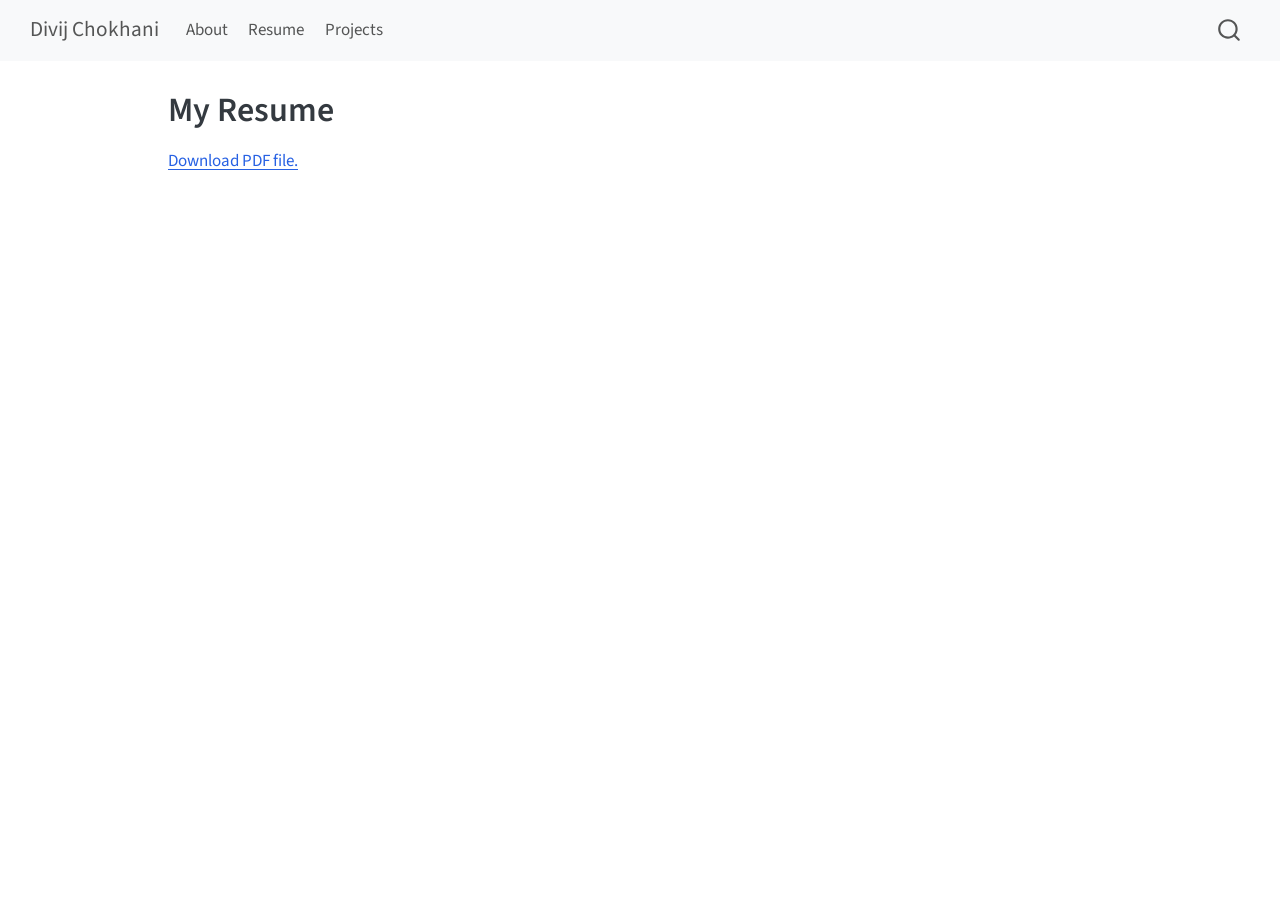
<file: docs/quarto_website/resume.html>
<!DOCTYPE html>
<html xmlns="http://www.w3.org/1999/xhtml" lang="en" xml:lang="en"><head>

<meta charset="utf-8">
<meta name="generator" content="quarto-1.9.13">

<meta name="viewport" content="width=device-width, initial-scale=1.0, user-scalable=yes">


<title>My Resume – Divij Chokhani</title>
<style>
code{white-space: pre-wrap;}
span.smallcaps{font-variant: small-caps;}
div.columns{display: flex; gap: min(4vw, 1.5em);}
div.column{flex: auto; overflow-x: auto;}
div.hanging-indent{margin-left: 1.5em; text-indent: -1.5em;}
ul.task-list{list-style: none;}
ul.task-list li input[type="checkbox"] {
  width: 0.8em;
  margin: 0 0.8em 0.2em -1em; /* quarto-specific, see https://github.com/quarto-dev/quarto-cli/issues/4556 */ 
  vertical-align: middle;
}
</style>


<script src="../site_libs/quarto-nav/quarto-nav.js"></script>
<script src="../site_libs/quarto-nav/headroom.min.js"></script>
<script src="../site_libs/clipboard/clipboard.min.js"></script>
<script src="../site_libs/quarto-search/autocomplete.umd.js"></script>
<script src="../site_libs/quarto-search/fuse.min.js"></script>
<script src="../site_libs/quarto-search/quarto-search.js"></script>
<meta name="quarto:offset" content="../">
<script src="../site_libs/quarto-html/quarto.js" type="module"></script>
<script src="../site_libs/quarto-html/tabsets/tabsets.js" type="module"></script>
<script src="../site_libs/quarto-html/axe/axe-check.js" type="module"></script>
<script src="../site_libs/quarto-html/popper.min.js"></script>
<script src="../site_libs/quarto-html/tippy.umd.min.js"></script>
<script src="../site_libs/quarto-html/anchor.min.js"></script>
<link href="../site_libs/quarto-html/tippy.css" rel="stylesheet">
<link href="../site_libs/quarto-html/quarto-syntax-highlighting-ac077c1e730dfeb5e42400639d17284e.css" rel="stylesheet" id="quarto-text-highlighting-styles">
<script src="../site_libs/bootstrap/bootstrap.min.js"></script>
<link href="../site_libs/bootstrap/bootstrap-icons.css" rel="stylesheet">
<link href="../site_libs/bootstrap/bootstrap-ea8b8bad95bf4184e3b43d8dd9b2e34a.min.css" rel="stylesheet" append-hash="true" id="quarto-bootstrap" data-mode="light">
<script id="quarto-search-options" type="application/json">{
  "location": "navbar",
  "copy-button": false,
  "collapse-after": 3,
  "panel-placement": "end",
  "type": "overlay",
  "limit": 50,
  "keyboard-shortcut": [
    "f",
    "/",
    "s"
  ],
  "show-item-context": false,
  "language": {
    "search-no-results-text": "No results",
    "search-matching-documents-text": "matching documents",
    "search-copy-link-title": "Copy link to search",
    "search-hide-matches-text": "Hide additional matches",
    "search-more-match-text": "more match in this document",
    "search-more-matches-text": "more matches in this document",
    "search-clear-button-title": "Clear",
    "search-text-placeholder": "",
    "search-detached-cancel-button-title": "Cancel",
    "search-submit-button-title": "Submit",
    "search-label": "Search"
  }
}</script>


<link rel="stylesheet" href="../styles.css">
</head>

<body class="nav-fixed quarto-light">

<div id="quarto-search-results"></div>
  <header id="quarto-header" class="headroom fixed-top">
    <nav class="navbar navbar-expand-lg " data-bs-theme="dark">
      <div class="navbar-container container-fluid">
      <div class="navbar-brand-container mx-auto">
    <a class="navbar-brand" href="../index.html">
    <span class="navbar-title">Divij Chokhani</span>
    </a>
  </div>
            <div id="quarto-search" class="" title="Search"></div>
          <button class="navbar-toggler" type="button" data-bs-toggle="collapse" data-bs-target="#navbarCollapse" aria-controls="navbarCollapse" role="menu" aria-expanded="false" aria-label="Toggle navigation" onclick="if (window.quartoToggleHeadroom) { window.quartoToggleHeadroom(); }">
  <span class="navbar-toggler-icon"></span>
</button>
          <div class="collapse navbar-collapse" id="navbarCollapse">
            <ul class="navbar-nav navbar-nav-scroll me-auto">
  <li class="nav-item">
    <a class="nav-link" href="../index.html"> 
<span class="menu-text">About</span></a>
  </li>  
  <li class="nav-item">
    <a class="nav-link" href="../resume.html"> 
<span class="menu-text">Resume</span></a>
  </li>  
  <li class="nav-item">
    <a class="nav-link" href="../projects.html"> 
<span class="menu-text">Projects</span></a>
  </li>  
</ul>
          </div> <!-- /navcollapse -->
            <div class="quarto-navbar-tools">
</div>
      </div> <!-- /container-fluid -->
    </nav>
</header>
<!-- content -->
<div id="quarto-content" class="quarto-container page-columns page-rows-contents page-layout-article page-navbar">
<!-- sidebar -->
<!-- margin-sidebar -->
    <div id="quarto-margin-sidebar" class="sidebar margin-sidebar zindex-bottom">
        
    </div>
<!-- main -->
<main class="content" id="quarto-document-content">

<header id="title-block-header" class="quarto-title-block default">
<div class="quarto-title">
<h1 class="title">My Resume</h1>
</div>



<div class="quarto-title-meta">

    
  
    
  </div>
  


</header>


<p><object data="files/resume.pdf" type="application/pdf" width="100%" height="800"><a href="files/resume.pdf" download="">Download PDF file.</a></object></p>



</main> <!-- /main -->
<script id="quarto-html-after-body" type="application/javascript">
  window.document.addEventListener("DOMContentLoaded", function (event) {
    const icon = "";
    const anchorJS = new window.AnchorJS();
    anchorJS.options = {
      placement: 'right',
      icon: icon
    };
    anchorJS.add('.anchored');
    const isCodeAnnotation = (el) => {
      for (const clz of el.classList) {
        if (clz.startsWith('code-annotation-')) {                     
          return true;
        }
      }
      return false;
    }
    const onCopySuccess = function(e) {
      // button target
      const button = e.trigger;
      // don't keep focus
      button.blur();
      // flash "checked"
      button.classList.add('code-copy-button-checked');
      var currentTitle = button.getAttribute("title");
      button.setAttribute("title", "Copied!");
      let tooltip;
      if (window.bootstrap) {
        button.setAttribute("data-bs-toggle", "tooltip");
        button.setAttribute("data-bs-placement", "left");
        button.setAttribute("data-bs-title", "Copied!");
        tooltip = new bootstrap.Tooltip(button, 
          { trigger: "manual", 
            customClass: "code-copy-button-tooltip",
            offset: [0, -8]});
        tooltip.show();    
      }
      setTimeout(function() {
        if (tooltip) {
          tooltip.hide();
          button.removeAttribute("data-bs-title");
          button.removeAttribute("data-bs-toggle");
          button.removeAttribute("data-bs-placement");
        }
        button.setAttribute("title", currentTitle);
        button.classList.remove('code-copy-button-checked');
      }, 1000);
      // clear code selection
      e.clearSelection();
    }
    const getTextToCopy = function(trigger) {
      const outerScaffold = trigger.parentElement.cloneNode(true);
      const codeEl = outerScaffold.querySelector('code');
      for (const childEl of codeEl.children) {
        if (isCodeAnnotation(childEl)) {
          childEl.remove();
        }
      }
      return codeEl.innerText;
    }
    const clipboard = new window.ClipboardJS('.code-copy-button:not([data-in-quarto-modal])', {
      text: getTextToCopy
    });
    clipboard.on('success', onCopySuccess);
    if (window.document.getElementById('quarto-embedded-source-code-modal')) {
      const clipboardModal = new window.ClipboardJS('.code-copy-button[data-in-quarto-modal]', {
        text: getTextToCopy,
        container: window.document.getElementById('quarto-embedded-source-code-modal')
      });
      clipboardModal.on('success', onCopySuccess);
    }
      var localhostRegex = new RegExp(/^(?:http|https):\/\/localhost\:?[0-9]*\//);
      var mailtoRegex = new RegExp(/^mailto:/);
        var filterRegex = new RegExp('/' + window.location.host + '/');
      var isInternal = (href) => {
          return filterRegex.test(href) || localhostRegex.test(href) || mailtoRegex.test(href);
      }
      // Inspect non-navigation links and adorn them if external
     var links = window.document.querySelectorAll('a[href]:not(.nav-link):not(.navbar-brand):not(.toc-action):not(.sidebar-link):not(.sidebar-item-toggle):not(.pagination-link):not(.no-external):not([aria-hidden]):not(.dropdown-item):not(.quarto-navigation-tool):not(.about-link)');
      for (var i=0; i<links.length; i++) {
        const link = links[i];
        if (!isInternal(link.href)) {
          // undo the damage that might have been done by quarto-nav.js in the case of
          // links that we want to consider external
          if (link.dataset.originalHref !== undefined) {
            link.href = link.dataset.originalHref;
          }
        }
      }
    function tippyHover(el, contentFn, onTriggerFn, onUntriggerFn) {
      const config = {
        allowHTML: true,
        maxWidth: 500,
        delay: 100,
        arrow: false,
        appendTo: function(el) {
            return el.parentElement;
        },
        interactive: true,
        interactiveBorder: 10,
        theme: 'quarto',
        placement: 'bottom-start',
      };
      if (contentFn) {
        config.content = contentFn;
      }
      if (onTriggerFn) {
        config.onTrigger = onTriggerFn;
      }
      if (onUntriggerFn) {
        config.onUntrigger = onUntriggerFn;
      }
      window.tippy(el, config); 
    }
    const noterefs = window.document.querySelectorAll('a[role="doc-noteref"]');
    for (var i=0; i<noterefs.length; i++) {
      const ref = noterefs[i];
      tippyHover(ref, function() {
        // use id or data attribute instead here
        let href = ref.getAttribute('data-footnote-href') || ref.getAttribute('href');
        try { href = new URL(href).hash; } catch {}
        const id = href.replace(/^#\/?/, "");
        const note = window.document.getElementById(id);
        if (note) {
          return note.innerHTML;
        } else {
          return "";
        }
      });
    }
    const xrefs = window.document.querySelectorAll('a.quarto-xref');
    const processXRef = (id, note) => {
      // Strip column container classes
      const stripColumnClz = (el) => {
        el.classList.remove("page-full", "page-columns");
        if (el.children) {
          for (const child of el.children) {
            stripColumnClz(child);
          }
        }
      }
      stripColumnClz(note)
      if (id === null || id.startsWith('sec-')) {
        // Special case sections, only their first couple elements
        const container = document.createElement("div");
        if (note.children && note.children.length > 2) {
          container.appendChild(note.children[0].cloneNode(true));
          for (let i = 1; i < note.children.length; i++) {
            const child = note.children[i];
            if (child.tagName === "P" && child.innerText === "") {
              continue;
            } else {
              container.appendChild(child.cloneNode(true));
              break;
            }
          }
          if (window.Quarto?.typesetMath) {
            window.Quarto.typesetMath(container);
          }
          return container.innerHTML
        } else {
          if (window.Quarto?.typesetMath) {
            window.Quarto.typesetMath(note);
          }
          return note.innerHTML;
        }
      } else {
        // Remove any anchor links if they are present
        const anchorLink = note.querySelector('a.anchorjs-link');
        if (anchorLink) {
          anchorLink.remove();
        }
        if (window.Quarto?.typesetMath) {
          window.Quarto.typesetMath(note);
        }
        if (note.classList.contains("callout")) {
          return note.outerHTML;
        } else {
          return note.innerHTML;
        }
      }
    }
    for (var i=0; i<xrefs.length; i++) {
      const xref = xrefs[i];
      tippyHover(xref, undefined, function(instance) {
        instance.disable();
        let url = xref.getAttribute('href');
        let hash = undefined; 
        if (url.startsWith('#')) {
          hash = url;
        } else {
          try { hash = new URL(url).hash; } catch {}
        }
        if (hash) {
          const id = hash.replace(/^#\/?/, "");
          const note = window.document.getElementById(id);
          if (note !== null) {
            try {
              const html = processXRef(id, note.cloneNode(true));
              instance.setContent(html);
            } finally {
              instance.enable();
              instance.show();
            }
          } else {
            // See if we can fetch this
            fetch(url.split('#')[0])
            .then(res => res.text())
            .then(html => {
              const parser = new DOMParser();
              const htmlDoc = parser.parseFromString(html, "text/html");
              const note = htmlDoc.getElementById(id);
              if (note !== null) {
                const html = processXRef(id, note);
                instance.setContent(html);
              } 
            }).finally(() => {
              instance.enable();
              instance.show();
            });
          }
        } else {
          // See if we can fetch a full url (with no hash to target)
          // This is a special case and we should probably do some content thinning / targeting
          fetch(url)
          .then(res => res.text())
          .then(html => {
            const parser = new DOMParser();
            const htmlDoc = parser.parseFromString(html, "text/html");
            const note = htmlDoc.querySelector('main.content');
            if (note !== null) {
              // This should only happen for chapter cross references
              // (since there is no id in the URL)
              // remove the first header
              if (note.children.length > 0 && note.children[0].tagName === "HEADER") {
                note.children[0].remove();
              }
              const html = processXRef(null, note);
              instance.setContent(html);
            } 
          }).finally(() => {
            instance.enable();
            instance.show();
          });
        }
      }, function(instance) {
      });
    }
        let selectedAnnoteEl;
        const selectorForAnnotation = ( cell, annotation) => {
          let cellAttr = 'data-code-cell="' + cell + '"';
          let lineAttr = 'data-code-annotation="' +  annotation + '"';
          const selector = 'span[' + cellAttr + '][' + lineAttr + ']';
          return selector;
        }
        const selectCodeLines = (annoteEl) => {
          const doc = window.document;
          const targetCell = annoteEl.getAttribute("data-target-cell");
          const targetAnnotation = annoteEl.getAttribute("data-target-annotation");
          const annoteSpan = window.document.querySelector(selectorForAnnotation(targetCell, targetAnnotation));
          const lines = annoteSpan.getAttribute("data-code-lines").split(",");
          const lineIds = lines.map((line) => {
            return targetCell + "-" + line;
          })
          let top = null;
          let height = null;
          let parent = null;
          if (lineIds.length > 0) {
              //compute the position of the single el (top and bottom and make a div)
              const el = window.document.getElementById(lineIds[0]);
              top = el.offsetTop;
              height = el.offsetHeight;
              parent = el.parentElement.parentElement;
            if (lineIds.length > 1) {
              const lastEl = window.document.getElementById(lineIds[lineIds.length - 1]);
              const bottom = lastEl.offsetTop + lastEl.offsetHeight;
              height = bottom - top;
            }
            if (top !== null && height !== null && parent !== null) {
              // cook up a div (if necessary) and position it 
              let div = window.document.getElementById("code-annotation-line-highlight");
              if (div === null) {
                div = window.document.createElement("div");
                div.setAttribute("id", "code-annotation-line-highlight");
                div.style.position = 'absolute';
                parent.appendChild(div);
              }
              div.style.top = top - 2 + "px";
              div.style.height = height + 4 + "px";
              div.style.left = 0;
              let gutterDiv = window.document.getElementById("code-annotation-line-highlight-gutter");
              if (gutterDiv === null) {
                gutterDiv = window.document.createElement("div");
                gutterDiv.setAttribute("id", "code-annotation-line-highlight-gutter");
                gutterDiv.style.position = 'absolute';
                const codeCell = window.document.getElementById(targetCell);
                const gutter = codeCell.querySelector('.code-annotation-gutter');
                gutter.appendChild(gutterDiv);
              }
              gutterDiv.style.top = top - 2 + "px";
              gutterDiv.style.height = height + 4 + "px";
            }
            selectedAnnoteEl = annoteEl;
          }
        };
        const unselectCodeLines = () => {
          const elementsIds = ["code-annotation-line-highlight", "code-annotation-line-highlight-gutter"];
          elementsIds.forEach((elId) => {
            const div = window.document.getElementById(elId);
            if (div) {
              div.remove();
            }
          });
          selectedAnnoteEl = undefined;
        };
          // Handle positioning of the toggle
      window.addEventListener(
        "resize",
        throttle(() => {
          elRect = undefined;
          if (selectedAnnoteEl) {
            selectCodeLines(selectedAnnoteEl);
          }
        }, 10)
      );
      function throttle(fn, ms) {
      let throttle = false;
      let timer;
        return (...args) => {
          if(!throttle) { // first call gets through
              fn.apply(this, args);
              throttle = true;
          } else { // all the others get throttled
              if(timer) clearTimeout(timer); // cancel #2
              timer = setTimeout(() => {
                fn.apply(this, args);
                timer = throttle = false;
              }, ms);
          }
        };
      }
        // Attach click handler to the DT
        const annoteDls = window.document.querySelectorAll('dt[data-target-cell]');
        for (const annoteDlNode of annoteDls) {
          annoteDlNode.addEventListener('click', (event) => {
            const clickedEl = event.target;
            if (clickedEl !== selectedAnnoteEl) {
              unselectCodeLines();
              const activeEl = window.document.querySelector('dt[data-target-cell].code-annotation-active');
              if (activeEl) {
                activeEl.classList.remove('code-annotation-active');
              }
              selectCodeLines(clickedEl);
              clickedEl.classList.add('code-annotation-active');
            } else {
              // Unselect the line
              unselectCodeLines();
              clickedEl.classList.remove('code-annotation-active');
            }
          });
        }
    const findCites = (el) => {
      const parentEl = el.parentElement;
      if (parentEl) {
        const cites = parentEl.dataset.cites;
        if (cites) {
          return {
            el,
            cites: cites.split(' ')
          };
        } else {
          return findCites(el.parentElement)
        }
      } else {
        return undefined;
      }
    };
    var bibliorefs = window.document.querySelectorAll('a[role="doc-biblioref"]');
    for (var i=0; i<bibliorefs.length; i++) {
      const ref = bibliorefs[i];
      const citeInfo = findCites(ref);
      if (citeInfo) {
        tippyHover(citeInfo.el, function() {
          var popup = window.document.createElement('div');
          citeInfo.cites.forEach(function(cite) {
            var citeDiv = window.document.createElement('div');
            citeDiv.classList.add('hanging-indent');
            citeDiv.classList.add('csl-entry');
            var biblioDiv = window.document.getElementById('ref-' + cite);
            if (biblioDiv) {
              citeDiv.innerHTML = biblioDiv.innerHTML;
            }
            popup.appendChild(citeDiv);
          });
          return popup.innerHTML;
        });
      }
    }
  });
  </script>
</div> <!-- /content -->




</body></html>
</file>
<file: docs/site_libs/quarto-html/tippy.css>
.tippy-box[data-animation=fade][data-state=hidden]{opacity:0}[data-tippy-root]{max-width:calc(100vw - 10px)}.tippy-box{position:relative;background-color:#333;color:#fff;border-radius:4px;font-size:14px;line-height:1.4;white-space:normal;outline:0;transition-property:transform,visibility,opacity}.tippy-box[data-placement^=top]>.tippy-arrow{bottom:0}.tippy-box[data-placement^=top]>.tippy-arrow:before{bottom:-7px;left:0;border-width:8px 8px 0;border-top-color:initial;transform-origin:center top}.tippy-box[data-placement^=bottom]>.tippy-arrow{top:0}.tippy-box[data-placement^=bottom]>.tippy-arrow:before{top:-7px;left:0;border-width:0 8px 8px;border-bottom-color:initial;transform-origin:center bottom}.tippy-box[data-placement^=left]>.tippy-arrow{right:0}.tippy-box[data-placement^=left]>.tippy-arrow:before{border-width:8px 0 8px 8px;border-left-color:initial;right:-7px;transform-origin:center left}.tippy-box[data-placement^=right]>.tippy-arrow{left:0}.tippy-box[data-placement^=right]>.tippy-arrow:before{left:-7px;border-width:8px 8px 8px 0;border-right-color:initial;transform-origin:center right}.tippy-box[data-inertia][data-state=visible]{transition-timing-function:cubic-bezier(.54,1.5,.38,1.11)}.tippy-arrow{width:16px;height:16px;color:#333}.tippy-arrow:before{content:"";position:absolute;border-color:transparent;border-style:solid}.tippy-content{position:relative;padding:5px 9px;z-index:1}
</file>
<file: docs/site_libs/quarto-html/quarto-syntax-highlighting-ac077c1e730dfeb5e42400639d17284e.css>
/* quarto syntax highlight colors */
:root {
  --quarto-hl-ot-color: #003B4F;
  --quarto-hl-at-color: #657422;
  --quarto-hl-ss-color: #20794D;
  --quarto-hl-an-color: #5E5E5E;
  --quarto-hl-fu-color: #4758AB;
  --quarto-hl-st-color: #20794D;
  --quarto-hl-cf-color: #003B4F;
  --quarto-hl-op-color: #5E5E5E;
  --quarto-hl-er-color: #AD0000;
  --quarto-hl-bn-color: #AD0000;
  --quarto-hl-al-color: #AD0000;
  --quarto-hl-va-color: #111111;
  --quarto-hl-bu-color: inherit;
  --quarto-hl-ex-color: inherit;
  --quarto-hl-pp-color: #AD0000;
  --quarto-hl-in-color: #5E5E5E;
  --quarto-hl-vs-color: #20794D;
  --quarto-hl-wa-color: #5E5E5E;
  --quarto-hl-do-color: #5E5E5E;
  --quarto-hl-im-color: #00769E;
  --quarto-hl-ch-color: #20794D;
  --quarto-hl-dt-color: #AD0000;
  --quarto-hl-fl-color: #AD0000;
  --quarto-hl-co-color: #5E5E5E;
  --quarto-hl-cv-color: #5E5E5E;
  --quarto-hl-cn-color: #8f5902;
  --quarto-hl-sc-color: #5E5E5E;
  --quarto-hl-dv-color: #AD0000;
  --quarto-hl-kw-color: #003B4F;
}

/* other quarto variables */
:root {
  --quarto-font-monospace: SFMono-Regular, Menlo, Monaco, Consolas, "Liberation Mono", "Courier New", monospace;
}

/* syntax highlight based on Pandoc's rules */
pre > code.sourceCode > span {
  color: #003B4F;
}

code.sourceCode > span {
  color: #003B4F;
}

div.sourceCode,
div.sourceCode pre.sourceCode {
  color: #003B4F;
}

/* Normal */
code span {
  color: #003B4F;
}

/* Alert */
code span.al {
  color: #AD0000;
  font-style: inherit;
}

/* Annotation */
code span.an {
  color: #5E5E5E;
  font-style: inherit;
}

/* Attribute */
code span.at {
  color: #657422;
  font-style: inherit;
}

/* BaseN */
code span.bn {
  color: #AD0000;
  font-style: inherit;
}

/* BuiltIn */
code span.bu {
  font-style: inherit;
}

/* ControlFlow */
code span.cf {
  color: #003B4F;
  font-weight: bold;
  font-style: inherit;
}

/* Char */
code span.ch {
  color: #20794D;
  font-style: inherit;
}

/* Constant */
code span.cn {
  color: #8f5902;
  font-style: inherit;
}

/* Comment */
code span.co {
  color: #5E5E5E;
  font-style: inherit;
}

/* CommentVar */
code span.cv {
  color: #5E5E5E;
  font-style: italic;
}

/* Documentation */
code span.do {
  color: #5E5E5E;
  font-style: italic;
}

/* DataType */
code span.dt {
  color: #AD0000;
  font-style: inherit;
}

/* DecVal */
code span.dv {
  color: #AD0000;
  font-style: inherit;
}

/* Error */
code span.er {
  color: #AD0000;
  font-style: inherit;
}

/* Extension */
code span.ex {
  font-style: inherit;
}

/* Float */
code span.fl {
  color: #AD0000;
  font-style: inherit;
}

/* Function */
code span.fu {
  color: #4758AB;
  font-style: inherit;
}

/* Import */
code span.im {
  color: #00769E;
  font-style: inherit;
}

/* Information */
code span.in {
  color: #5E5E5E;
  font-style: inherit;
}

/* Keyword */
code span.kw {
  color: #003B4F;
  font-weight: bold;
  font-style: inherit;
}

/* Operator */
code span.op {
  color: #5E5E5E;
  font-style: inherit;
}

/* Other */
code span.ot {
  color: #003B4F;
  font-style: inherit;
}

/* Preprocessor */
code span.pp {
  color: #AD0000;
  font-style: inherit;
}

/* SpecialChar */
code span.sc {
  color: #5E5E5E;
  font-style: inherit;
}

/* SpecialString */
code span.ss {
  color: #20794D;
  font-style: inherit;
}

/* String */
code span.st {
  color: #20794D;
  font-style: inherit;
}

/* Variable */
code span.va {
  color: #111111;
  font-style: inherit;
}

/* VerbatimString */
code span.vs {
  color: #20794D;
  font-style: inherit;
}

/* Warning */
code span.wa {
  color: #5E5E5E;
  font-style: italic;
}

.prevent-inlining {
  content: "</";
}

/*# sourceMappingURL=1ea6d01bc6c35c1b2edc43c07bed6db0.css.map */
</file>
<file: docs/styles.css>
/* css styles */
</file>
